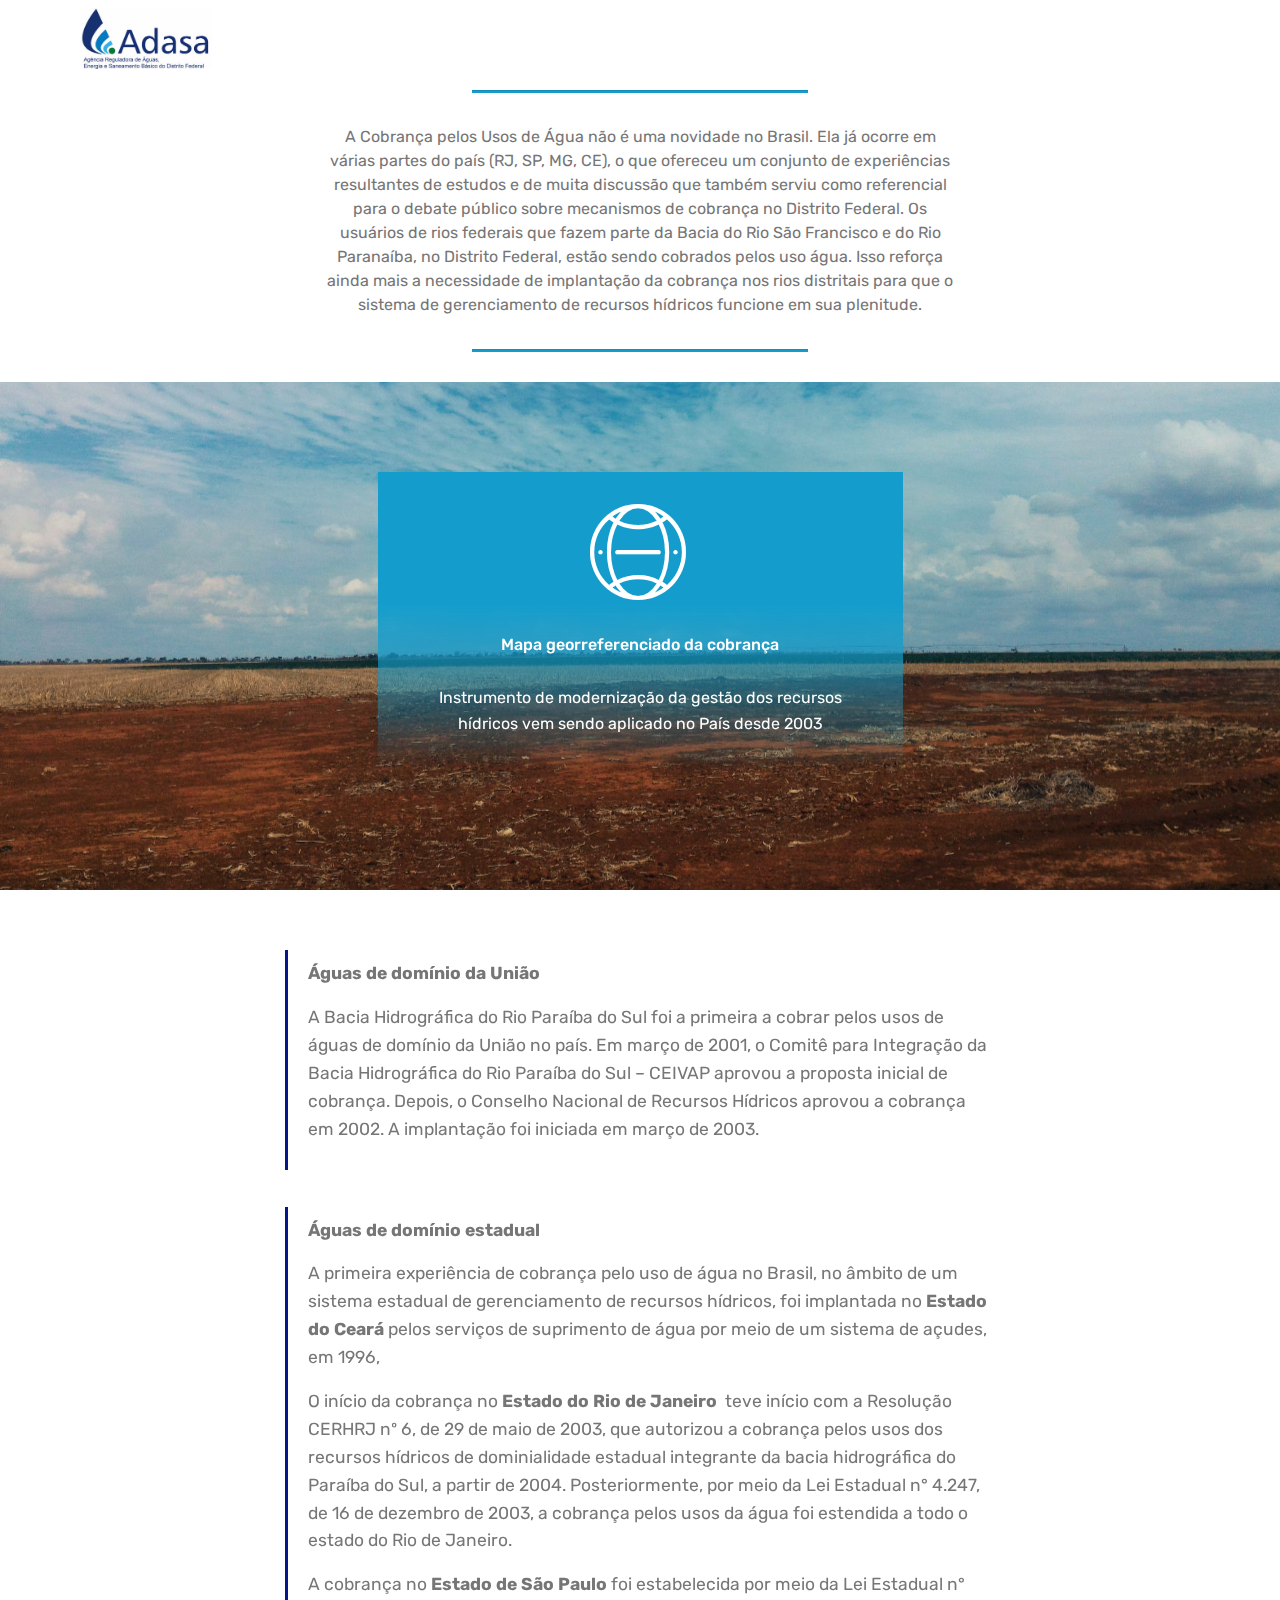
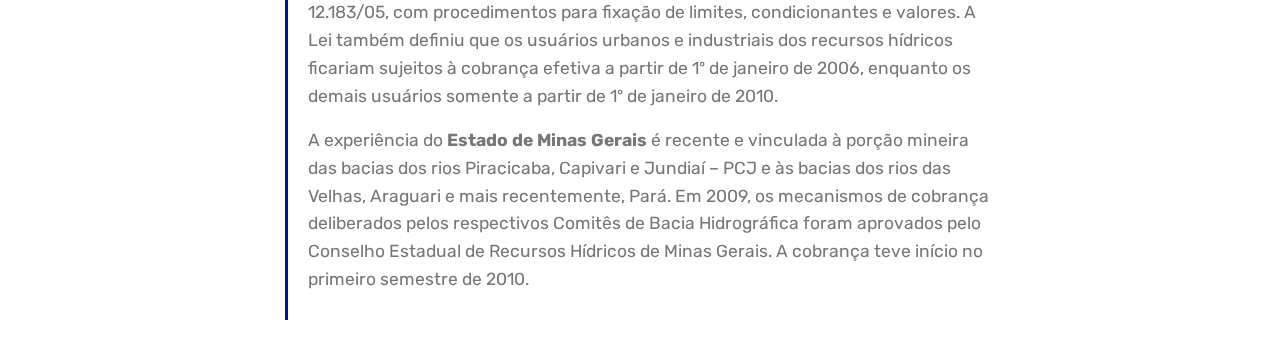
<file: historico.html>
<!DOCTYPE html>
<html >
<head>
  <!-- Site made with Mobirise Website Builder v4.7.2, https://mobirise.com -->
  <meta charset="UTF-8">
  <meta http-equiv="X-UA-Compatible" content="IE=edge">
  <meta name="generator" content="Mobirise v4.7.2, mobirise.com">
  <meta name="viewport" content="width=device-width, initial-scale=1, minimum-scale=1">
  <link rel="shortcut icon" href="assets/images/adasa-logo-1-326x326.jpg" type="image/x-icon">
  <meta name="description" content="Website Generator Description">
  <title>Histórico</title>
  <link rel="stylesheet" href="assets/web/assets/mobirise-icons/mobirise-icons.css">
  <link rel="stylesheet" href="assets/tether/tether.min.css">
  <link rel="stylesheet" href="assets/bootstrap/css/bootstrap.min.css">
  <link rel="stylesheet" href="assets/bootstrap/css/bootstrap-grid.min.css">
  <link rel="stylesheet" href="assets/bootstrap/css/bootstrap-reboot.min.css">
  <link rel="stylesheet" href="assets/dropdown/css/style.css">
  <link rel="stylesheet" href="assets/theme/css/style.css">
  <link rel="stylesheet" href="assets/mobirise/css/mbr-additional.css" type="text/css">
  
  
  
</head>
<body>
  <section class="menu cid-qSGd8GJavx" once="menu" id="menu1-21">

    

    <nav class="navbar navbar-expand beta-menu navbar-dropdown align-items-center navbar-fixed-top navbar-toggleable-sm">
        <button class="navbar-toggler navbar-toggler-right" type="button" data-toggle="collapse" data-target="#navbarSupportedContent" aria-controls="navbarSupportedContent" aria-expanded="false" aria-label="Toggle navigation">
            <div class="hamburger">
                <span></span>
                <span></span>
                <span></span>
                <span></span>
            </div>
        </button>
        <div class="menu-logo">
            <div class="navbar-brand">
                <span class="navbar-logo">
                    
                         <a href="https://www.adasa.df.gov.br"><img src="assets/images/adasa-logo-1-326x326.jpg" alt="" title="" style="height: 3.8rem;"></a>
                    
                </span>
                
            </div>
        </div>
        <div class="collapse navbar-collapse" id="navbarSupportedContent">
            <ul class="navbar-nav nav-dropdown nav-right" data-app-modern-menu="true"><li class="nav-item">
                    <a class="nav-link link text-white display-4" href="https://mobirise.com">
                        <span class="mbri-home mbr-iconfont mbr-iconfont-btn"></span>
                        Services
                    </a>
                </li></ul>
            
        </div>
    </nav>
</section>

<section class="engine"><a href="https://mobirise.me/f">easy website creator</a></section><section class="mbr-section article content9 cid-qSO7rI1CPM" id="content9-22">
    
     

    <div class="container">
        <div class="inner-container" style="width: 57%;">
            <hr class="line" style="width: 53%;">
            <div class="section-text align-center mbr-fonts-style display-7">A Cobrança pelos Usos de Água não é uma novidade no Brasil. Ela já ocorre em várias partes do país (RJ, SP, MG, CE), o que ofereceu um conjunto de experiências resultantes de estudos e de muita discussão que também serviu como referencial para o debate público sobre mecanismos de cobrança no Distrito Federal. Os usuários de rios federais que fazem parte da Bacia do Rio São Francisco e do Rio Paranaíba, no Distrito Federal, estão sendo cobrados pelos uso água. Isso reforça ainda mais a necessidade de implantação da cobrança nos rios distritais para que o sistema de gerenciamento de recursos hídricos funcione em sua plenitude.</div>
            <hr class="line" style="width: 53%;">
        </div>
        </div>
</section>

<section class="features8 cid-qSO8SiMRVm mbr-parallax-background" id="features8-23">

    

    <div class="mbr-overlay" style="opacity: 0.2; background-color: rgb(35, 35, 35);">
    </div>

    <div class="container">
        <div class="media-container-row">

            <div class="card  col-12 col-md-6">
                <div class="card-img">
                    <a href="C:/Users/user/Documents/ADASA/website/atualizado_com_mapas3d/startbootstrap-agency-gh-pages/mapas/job3/index.html#4/-15.14/-54.40" target="_blank"><span class="mbr-iconfont mbri-globe-2"></span></a>
                </div>
                <div class="card-box align-center">
                    <h4 class="card-title mbr-fonts-style display-7">
                        Mapa georreferenciado da cobrança</h4>
                    <p class="mbr-text mbr-fonts-style display-7">
                       Instrumento de modernização da gestão dos recursos hídricos vem sendo aplicado no País desde 2003</p>
                    
                </div>
            </div>

            

            

            
        </div>
    </div>
</section>

<section class="mbr-section article content1 cid-qSObCqGAJY" id="content2-24">

     

    <div class="container">
        <div class="media-container-row">
            <div class="mbr-text col-12 col-md-8 mbr-fonts-style display-7">
                <blockquote><p><span style="font-size: 1.09rem; font-style: normal;"><strong>Águas de domínio da União</strong></span></p><p><span style="font-style: normal;">A Bacia Hidrográfica do Rio Paraíba do Sul foi a primeira a cobrar pelos usos de águas de domínio da União no país. Em março de 2001, o Comitê para Integração da Bacia Hidrográfica do Rio Paraíba do Sul – CEIVAP aprovou a proposta inicial de cobrança. Depois, o Conselho Nacional de Recursos Hídricos aprovou a cobrança em 2002. A implantação foi iniciada em março de 2003.&nbsp;</span></p></blockquote>
            </div>
        </div>
    </div>
</section>

<section class="mbr-section article content1 cid-qSOcv3s899" id="content2-25">

     

    <div class="container">
        <div class="media-container-row">
            <div class="mbr-text col-12 col-md-8 mbr-fonts-style display-7">
                <blockquote><p><span style="font-style: normal;"><strong>Águas de domínio estadual</strong></span></p><p><span style="font-style: normal;">A primeira experiência de cobrança pelo uso de água no Brasil, no âmbito de um sistema estadual de gerenciamento de recursos hídricos, foi implantada no <strong>Estado do Ceará</strong> pelos serviços de suprimento de água por meio de um sistema de açudes, em 1996,&nbsp;</span></p><p><span style="font-style: normal;">O início da cobrança no <strong>Estado do Rio de Janeiro</strong>&nbsp; teve início com a Resolução CERHRJ nº 6, de 29 de maio de 2003, que autorizou a cobrança pelos usos dos recursos hídricos de dominialidade estadual integrante da bacia hidrográfica do Paraíba do Sul, a partir de 2004. Posteriormente, por meio da Lei Estadual n° 4.247, de 16 de dezembro de 2003, a cobrança pelos usos da água foi estendida a todo o estado do Rio de Janeiro.</span></p><p><span style="font-style: normal;">A cobrança no <strong>Estado de São Paulo</strong>&nbsp;foi estabelecida por meio da Lei Estadual n° 12.183/05, com procedimentos para fixação de limites, condicionantes e valores. A Lei também definiu que os usuários urbanos e industriais dos recursos hídricos ficariam sujeitos à cobrança efetiva a partir de 1º de janeiro de 2006, enquanto os demais usuários somente a partir de 1º de janeiro de 2010.&nbsp;</span></p><p><span style="font-style: normal;">A experiência do <strong>Estado de Minas Gerais </strong>é recente e vinculada à porção mineira das bacias dos rios  Piracicaba, Capivari e Jundiaí – PCJ e às bacias dos rios  das Velhas, Araguari e mais recentemente, Pará. Em 2009, os mecanismos de cobrança deliberados pelos respectivos Comitês de Bacia Hidrográfica foram aprovados pelo Conselho Estadual de Recursos Hídricos de Minas Gerais. A cobrança teve início no primeiro semestre de 2010.</span></p></blockquote>
            </div>
        </div>
    </div>
</section>


  <script src="assets/web/assets/jquery/jquery.min.js"></script>
  <script src="assets/popper/popper.min.js"></script>
  <script src="assets/tether/tether.min.js"></script>
  <script src="assets/bootstrap/js/bootstrap.min.js"></script>
  <script src="assets/smoothscroll/smooth-scroll.js"></script>
  <script src="assets/dropdown/js/script.min.js"></script>
  <script src="assets/touchswipe/jquery.touch-swipe.min.js"></script>
  <script src="assets/parallax/jarallax.min.js"></script>
  <script src="assets/theme/js/script.js"></script>
  
  
</body>
</html>
</file>
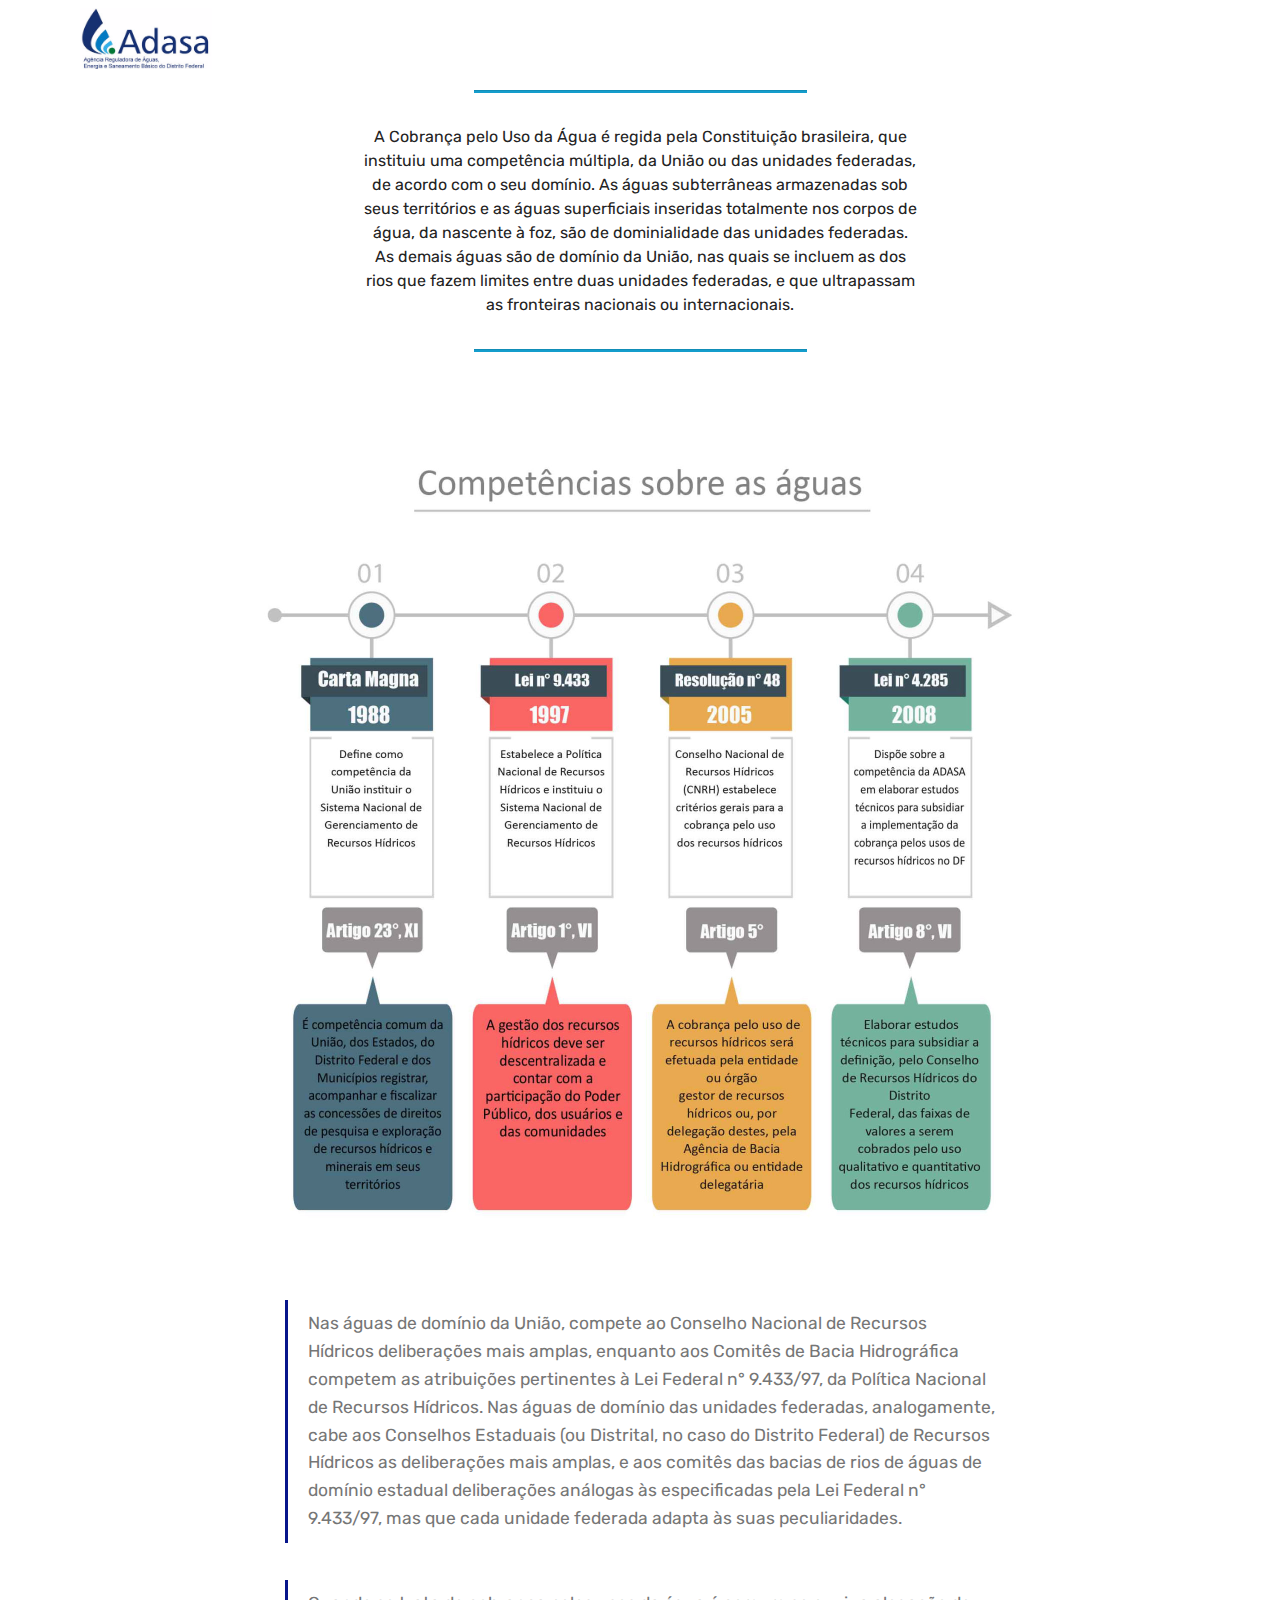
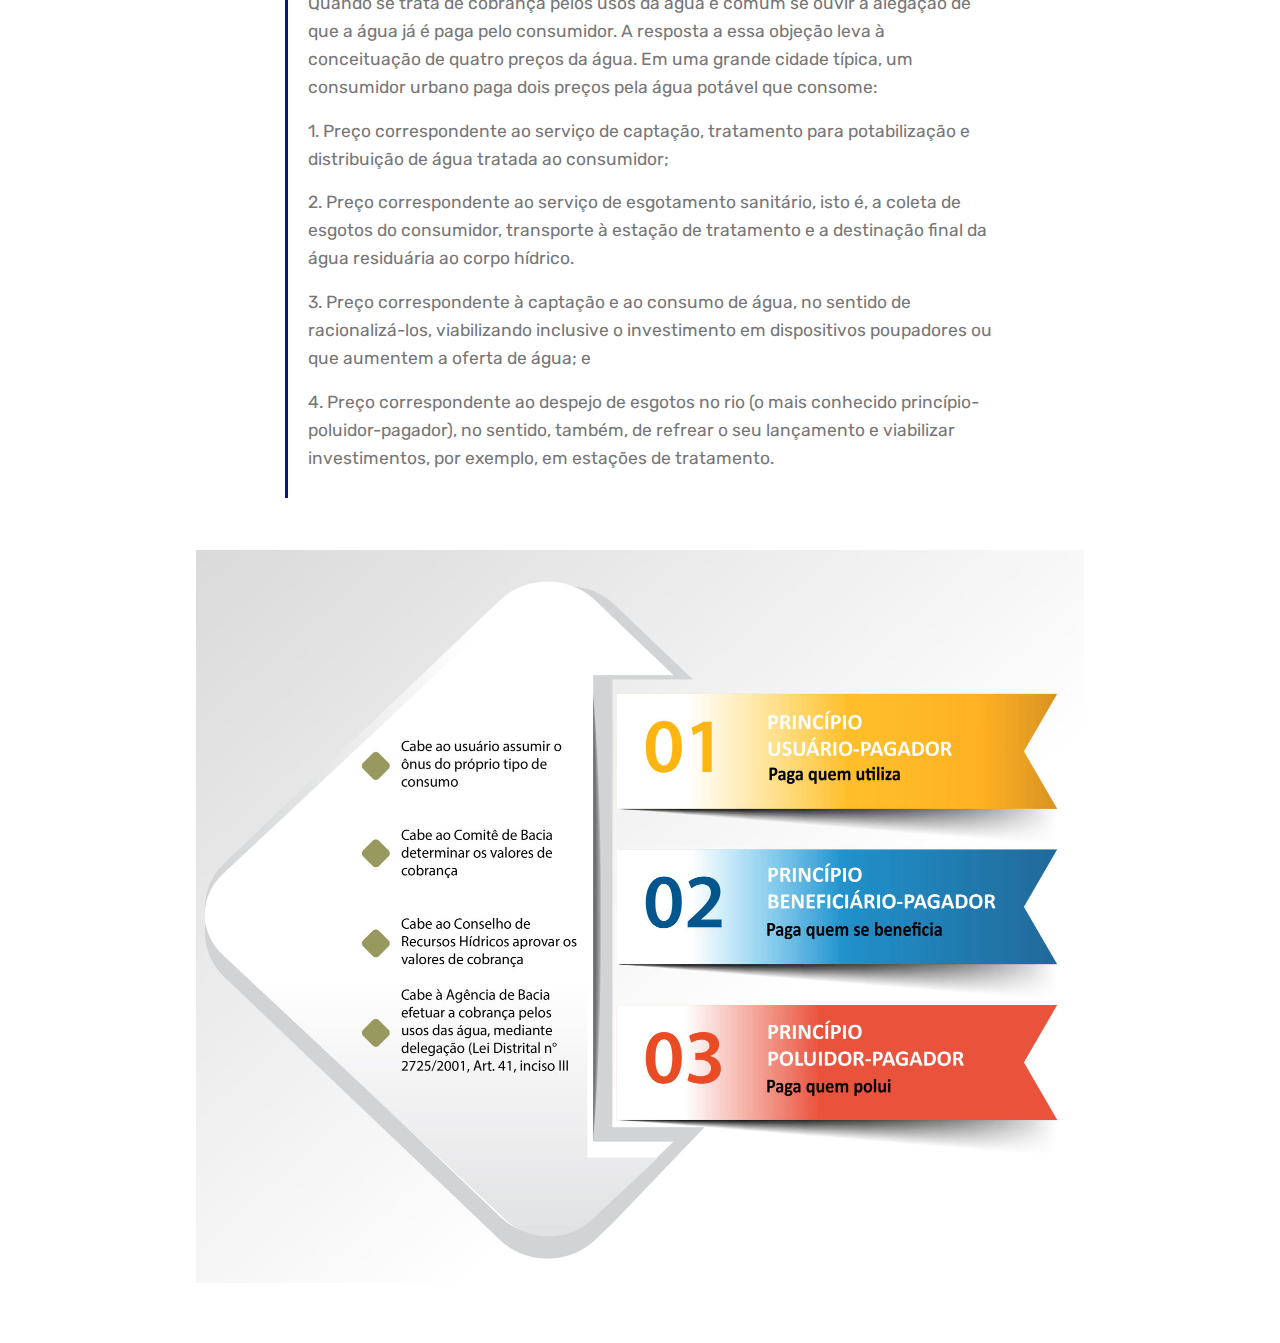
<file: legis.html>
<!DOCTYPE html>
<html >
<head>
  <!-- Site made with Mobirise Website Builder v4.7.2, https://mobirise.com -->
  <meta charset="UTF-8">
  <meta http-equiv="X-UA-Compatible" content="IE=edge">
  <meta name="generator" content="Mobirise v4.7.2, mobirise.com">
  <meta name="viewport" content="width=device-width, initial-scale=1, minimum-scale=1">
  <link rel="shortcut icon" href="assets/images/adasa-logo-1-326x326.jpg" type="image/x-icon">
  <meta name="description" content="Principais leis que regulamentam a cobrança pelos usos dos recursos hídricos no Brasil e no DF.">
  <title>Legislação</title>
  <link rel="stylesheet" href="assets/web/assets/mobirise-icons/mobirise-icons.css">
  <link rel="stylesheet" href="assets/tether/tether.min.css">
  <link rel="stylesheet" href="assets/bootstrap/css/bootstrap.min.css">
  <link rel="stylesheet" href="assets/bootstrap/css/bootstrap-grid.min.css">
  <link rel="stylesheet" href="assets/bootstrap/css/bootstrap-reboot.min.css">
  <link rel="stylesheet" href="assets/dropdown/css/style.css">
  <link rel="stylesheet" href="assets/theme/css/style.css">
  <link rel="stylesheet" href="assets/mobirise/css/mbr-additional.css" type="text/css">
  
  
  
</head>
<body>
  <section class="menu cid-qSO4Iz4osg" once="menu" id="menu1-20">

    

    <nav class="navbar navbar-expand beta-menu navbar-dropdown align-items-center navbar-fixed-top navbar-toggleable-sm">
        <button class="navbar-toggler navbar-toggler-right" type="button" data-toggle="collapse" data-target="#navbarSupportedContent" aria-controls="navbarSupportedContent" aria-expanded="false" aria-label="Toggle navigation">
            <div class="hamburger">
                <span></span>
                <span></span>
                <span></span>
                <span></span>
            </div>
        </button>
        <div class="menu-logo">
            <div class="navbar-brand">
                <span class="navbar-logo">
                    
                         <a href="https://www.adasa.df.gov.br"><img src="assets/images/adasa-logo-1-326x326.jpg" alt="" title="" style="height: 3.8rem;"></a>
                    
                </span>
                
            </div>
        </div>
        <div class="collapse navbar-collapse" id="navbarSupportedContent">
            <ul class="navbar-nav nav-dropdown nav-right" data-app-modern-menu="true"><li class="nav-item">
                    <a class="nav-link link text-white display-4" href="https://mobirise.com">
                        <span class="mbri-home mbr-iconfont mbr-iconfont-btn"></span>
                        Services
                    </a>
                </li></ul>
            
        </div>
    </nav>
</section>

<section class="engine"><a href="https://mobirise.me/b">create a website</a></section><section class="mbr-section article content9 cid-qSNGQVohD2" id="content9-1y">
    
     

    <div class="container">
        <div class="inner-container" style="width: 50%;">
            <hr class="line" style="width: 60%;">
            <div class="section-text align-center mbr-fonts-style display-7">A Cobrança pelo Uso da Água é regida pela Constituição brasileira, que instituiu uma competência múltipla, da União ou das unidades federadas, de acordo com o seu domínio. As águas subterrâneas armazenadas sob seus territórios e as águas superficiais inseridas totalmente nos corpos de água, da nascente à foz, são de dominialidade das unidades federadas. As demais águas são de domínio da União, nas quais se incluem as dos rios que fazem limites entre duas unidades federadas, e que ultrapassam as fronteiras nacionais ou internacionais.
</div>
            <hr class="line" style="width: 60%;">
        </div>
        </div>
</section>

<section class="cid-qSNElj9eR6" id="image3-1x">

    

    <figure class="mbr-figure container">
            <div class="image-block" style="width: 80%;">
                <img src="assets/images/legislacao-1-1776x1776.jpg" width="1400" alt="Mobirise" title="">
                <figcaption class="mbr-figure-caption mbr-figure-caption-over">
                    <div class="container pb-5 mbr-white align-center mbr-fonts-style display-1"></div>
                </figcaption>
            </div>
    </figure>
</section>

<section class="mbr-section article content1 cid-qSNHdwnwkh" id="content2-1z">

     

    <div class="container">
        <div class="media-container-row">
            <div class="mbr-text col-12 col-md-8 mbr-fonts-style display-7">
                <blockquote><span style="font-style: normal;">Nas águas de domínio da União, compete ao Conselho Nacional de Recursos Hídricos deliberações mais amplas, enquanto aos Comitês de Bacia Hidrográfica competem as atribuições  pertinentes à Lei Federal n° 9.433/97, da Política Nacional de Recursos Hídricos. Nas águas de domínio das unidades federadas, analogamente, cabe aos Conselhos Estaduais (ou Distrital, no caso do Distrito Federal) de Recursos Hídricos as deliberações mais amplas, e aos comitês das bacias de rios de águas de domínio estadual deliberações análogas às especificadas pela Lei Federal n° 9.433/97, mas que cada unidade federada adapta às suas peculiaridades.
</span></blockquote>
            </div>
        </div>
    </div>
</section>

<section class="mbr-section article content1 cid-qSYmDuQ8Uz" id="content2-22">

     

    <div class="container">
        <div class="media-container-row">
            <div class="mbr-text col-12 col-md-8 mbr-fonts-style display-7">
                <blockquote><p><span style="font-style: normal;">Quando se trata de cobrança pelos usos da água é comum se ouvir a alegação de que a água já é paga pelo consumidor. A resposta a essa objeção leva à conceituação de quatro preços da água. Em uma grande cidade típica, um consumidor urbano paga dois preços pela água potável que consome:
</span></p><p><span style="font-style: normal;">1. Preço correspondente ao serviço de captação, tratamento para potabilização e distribuição de água tratada ao consumidor;
</span></p><p><span style="font-style: normal;">2. Preço correspondente ao serviço de esgotamento sanitário, isto é, a coleta de esgotos do consumidor, transporte à estação de tratamento e a destinação final da água residuária ao corpo hídrico.
</span></p><p><span style="font-style: normal;">3. Preço correspondente à captação e ao consumo de água, no sentido de racionalizá-los, viabilizando inclusive o investimento em dispositivos poupadores ou que aumentem a oferta de água; e 
</span></p><p><span style="font-style: normal;">4. Preço correspondente ao despejo de esgotos no rio (o mais conhecido princípio-poluidor-pagador), no sentido, também, de refrear o seu lançamento e viabilizar investimentos, por exemplo, em estações de tratamento.
</span></p></blockquote>
            </div>
        </div>
    </div>
</section>

<section class="cid-qSYleR9GfA" id="image3-21">

    

    <figure class="mbr-figure container">
            <div class="image-block" style="width: 80%;">
                <img src="assets/images/figura4.1-1-1776x1465.jpg" width="1400" alt="Mobirise" title="">
                
            </div>
    </figure>
</section>


  <script src="assets/web/assets/jquery/jquery.min.js"></script>
  <script src="assets/popper/popper.min.js"></script>
  <script src="assets/tether/tether.min.js"></script>
  <script src="assets/bootstrap/js/bootstrap.min.js"></script>
  <script src="assets/smoothscroll/smooth-scroll.js"></script>
  <script src="assets/dropdown/js/script.min.js"></script>
  <script src="assets/touchswipe/jquery.touch-swipe.min.js"></script>
  <script src="assets/theme/js/script.js"></script>
  
  
</body>
</html>
</file>
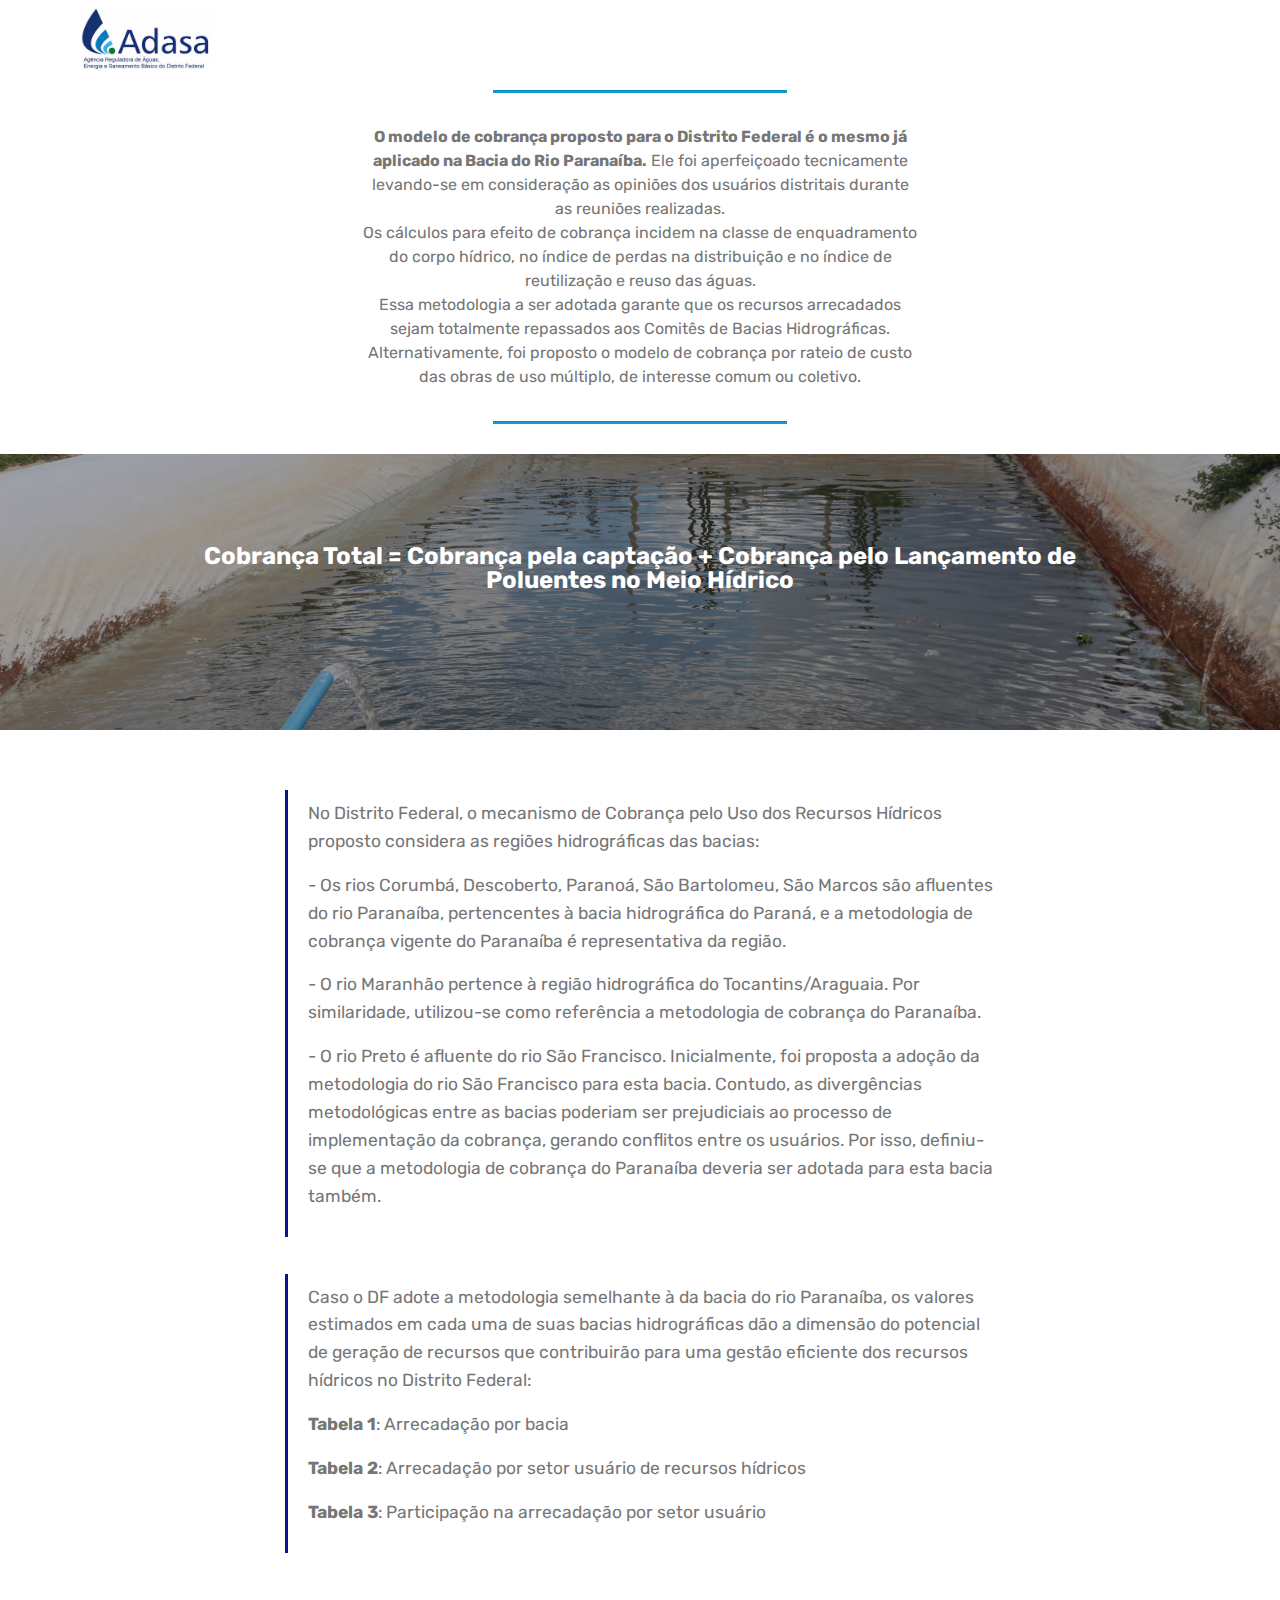
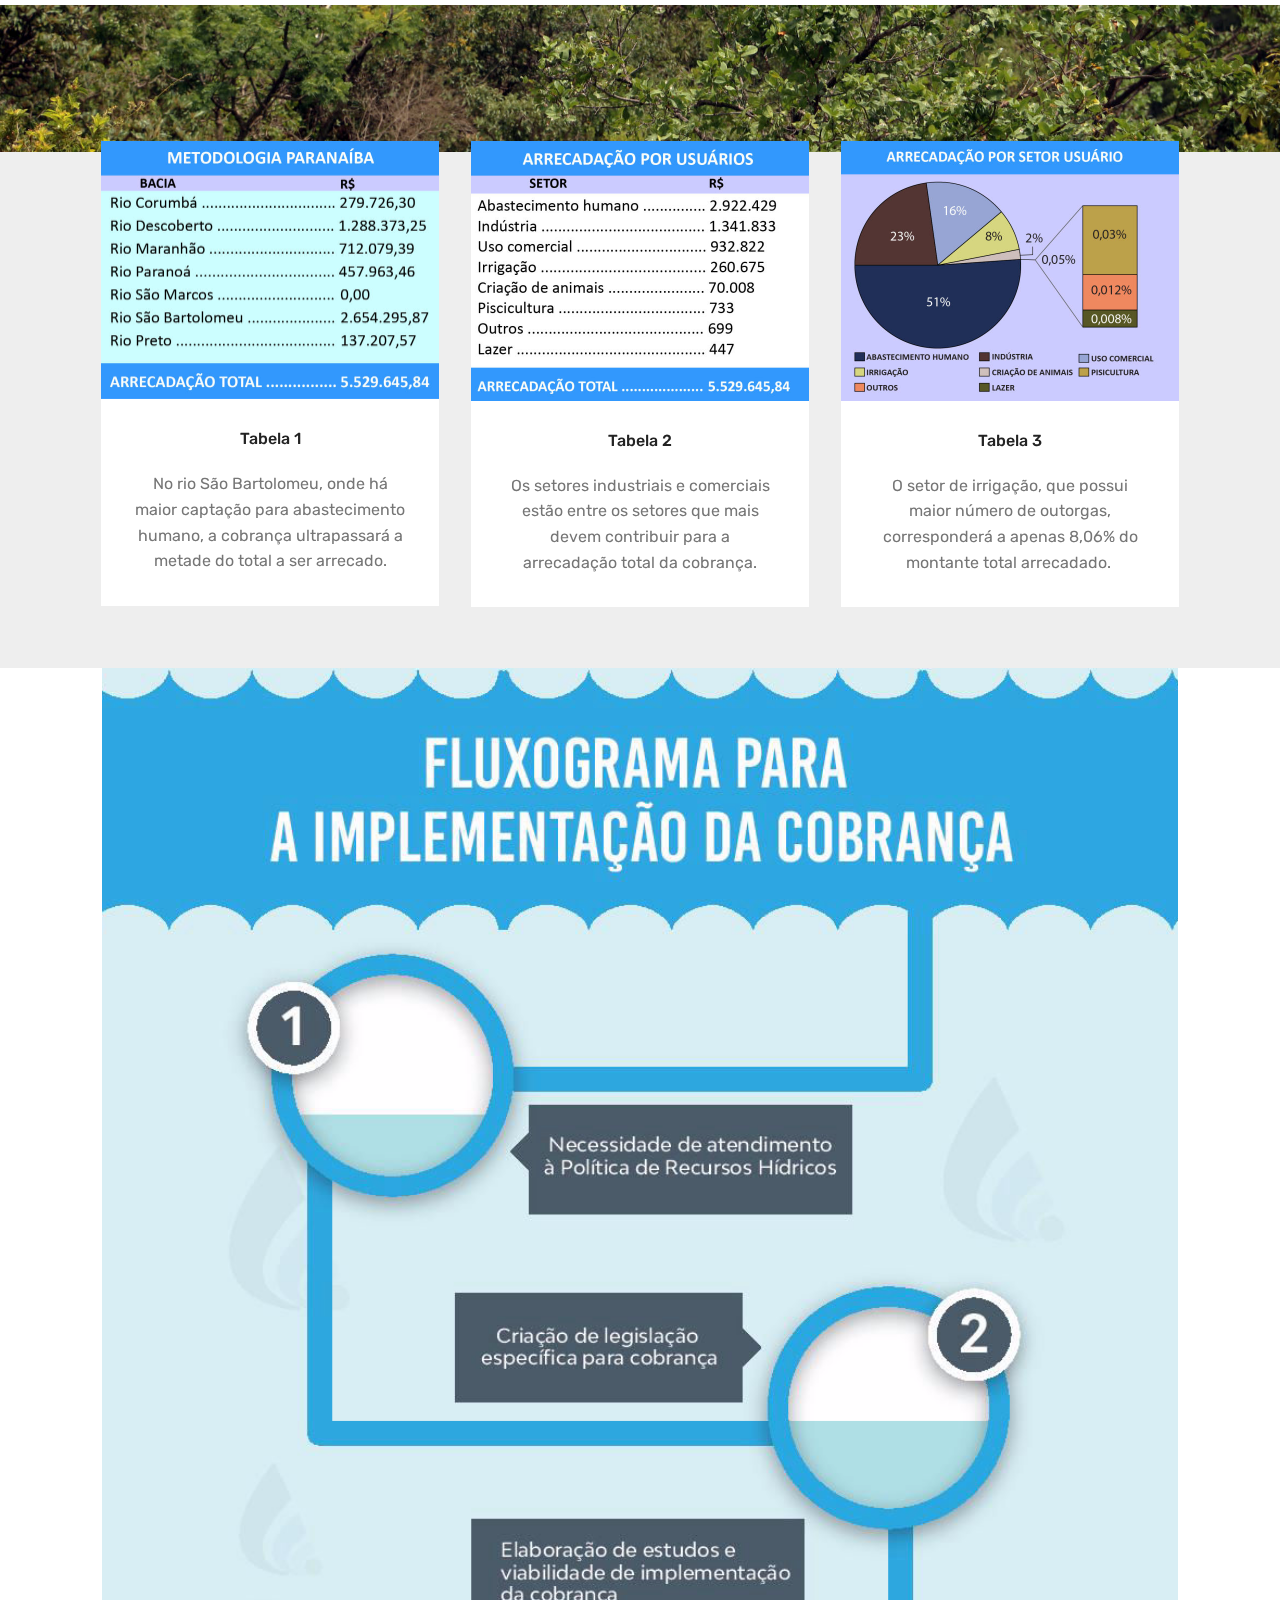
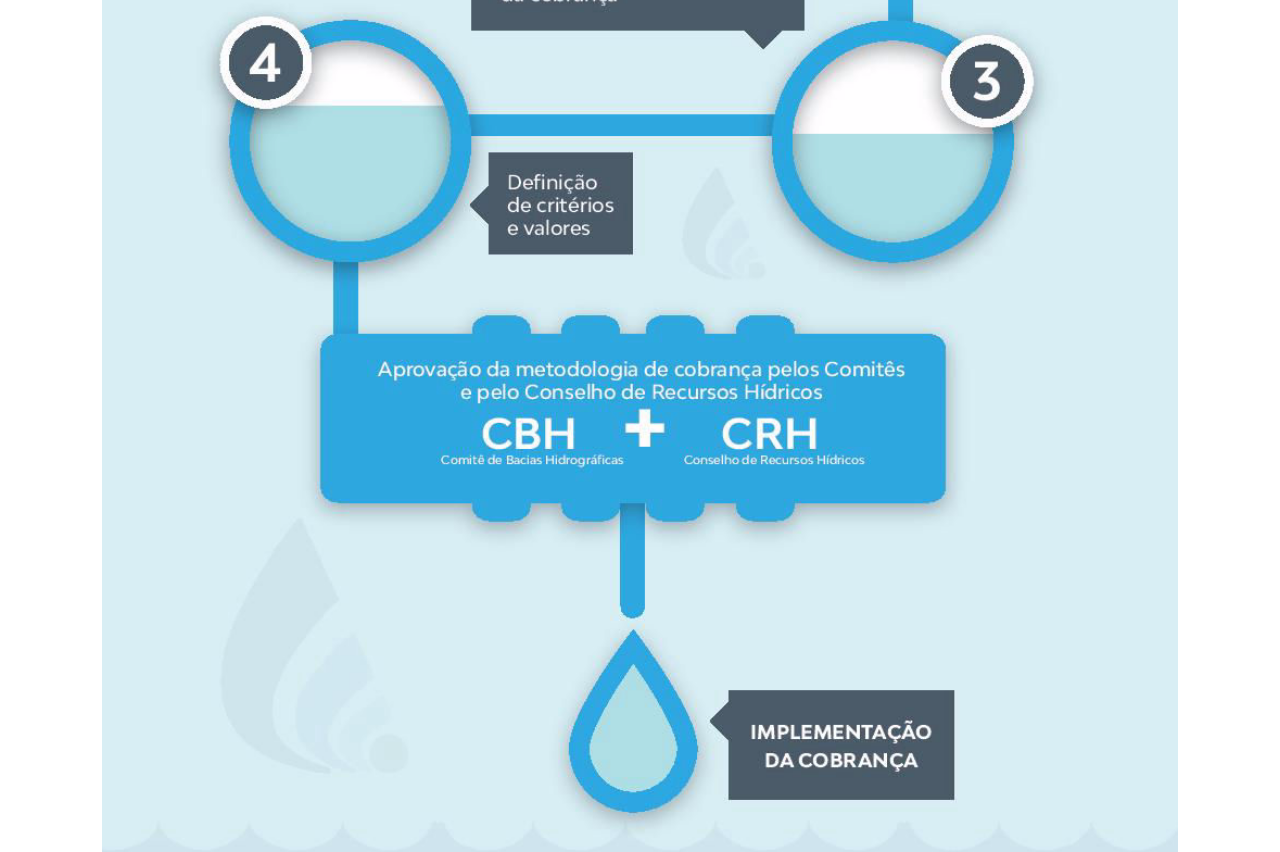
<file: metodologia.html>
<!DOCTYPE html>
<html >
<head>
  <!-- Site made with Mobirise Website Builder v4.7.2, https://mobirise.com -->
  <meta charset="UTF-8">
  <meta http-equiv="X-UA-Compatible" content="IE=edge">
  <meta name="generator" content="Mobirise v4.7.2, mobirise.com">
  <meta name="viewport" content="width=device-width, initial-scale=1, minimum-scale=1">
  <link rel="shortcut icon" href="assets/images/adasa-logo-1-326x326.jpg" type="image/x-icon">
  <meta name="description" content="Modelo de cobrança pelos usos dos recursos hídricos no DF.">
  <title>Metodologia</title>
  <link rel="stylesheet" href="assets/web/assets/mobirise-icons/mobirise-icons.css">
  <link rel="stylesheet" href="assets/tether/tether.min.css">
  <link rel="stylesheet" href="assets/bootstrap/css/bootstrap.min.css">
  <link rel="stylesheet" href="assets/bootstrap/css/bootstrap-grid.min.css">
  <link rel="stylesheet" href="assets/bootstrap/css/bootstrap-reboot.min.css">
  <link rel="stylesheet" href="assets/dropdown/css/style.css">
  <link rel="stylesheet" href="assets/theme/css/style.css">
  <link rel="stylesheet" href="assets/mobirise/css/mbr-additional.css" type="text/css">
  
  
  
</head>
<body>
  <section class="menu cid-qSGd8GJavx" once="menu" id="menu1-29">

    

    <nav class="navbar navbar-expand beta-menu navbar-dropdown align-items-center navbar-toggleable-sm">
        <button class="navbar-toggler navbar-toggler-right" type="button" data-toggle="collapse" data-target="#navbarSupportedContent" aria-controls="navbarSupportedContent" aria-expanded="false" aria-label="Toggle navigation">
            <div class="hamburger">
                <span></span>
                <span></span>
                <span></span>
                <span></span>
            </div>
        </button>
        <div class="menu-logo">
            <div class="navbar-brand">
                <span class="navbar-logo">
                    
                         <a href="https://www.adasa.df.gov.br"><img src="assets/images/adasa-logo-1-326x326.jpg" alt="" title="" style="height: 3.8rem;"></a>
                    
                </span>
                
            </div>
        </div>
        <div class="collapse navbar-collapse" id="navbarSupportedContent">
            
            
        </div>
    </nav>
</section>

<section class="engine"><a href="https://mobirise.me/d">free web maker</a></section><section class="mbr-section article content9 cid-qSPnwUwHj8" id="content9-2a">
    
     

    <div class="container">
        <div class="inner-container" style="width: 50%;">
            <hr class="line" style="width: 53%;">
            <div class="section-text align-center mbr-fonts-style display-7"><strong>O modelo de cobrança proposto para o Distrito Federal é o mesmo já aplicado na Bacia do Rio Paranaíba.</strong> Ele foi aperfeiçoado tecnicamente levando-se em consideração as opiniões dos usuários distritais durante as reuniões realizadas. 
<div>Os cálculos para efeito de cobrança incidem na classe de enquadramento do corpo hídrico, no índice de perdas na distribuição e no índice de reutilização e reuso das águas. 
</div><div>Essa metodologia a ser adotada garante que os recursos arrecadados sejam totalmente repassados aos Comitês de Bacias Hidrográficas. 
</div><div>Alternativamente, foi proposto o modelo de cobrança por rateio de custo das obras de uso múltiplo, de interesse comum ou coletivo. 
</div></div>
            <hr class="line" style="width: 53%;">
        </div>
        </div>
</section>

<section class="mbr-section info3 cid-qSPp7zuL0U" id="info3-2c">

    

    <div class="mbr-overlay" style="opacity: 0.4; background-color: rgb(35, 35, 35);">
    </div>

    <div class="container">
        <div class="row justify-content-center">
            <div class="media-container-column title col-12 col-md-10">
                <h2 class="align-left mbr-bold mbr-white pb-3 mbr-fonts-style display-5">
                    Cobrança Total = Cobrança pela captação + Cobrança pelo Lançamento de Poluentes no Meio Hídrico</h2>
                <h3 class="mbr-section-subtitle align-left mbr-light mbr-white pb-3 mbr-fonts-style display-5"></h3>
                
                
            </div>
        </div>
    </div>
</section>

<section class="mbr-section article content1 cid-qSPrrMD5S2" id="content2-2d">

     

    <div class="container">
        <div class="media-container-row">
            <div class="mbr-text col-12 col-md-8 mbr-fonts-style display-7">
                <blockquote><p><span style="font-style: normal;">No Distrito Federal, o mecanismo de Cobrança pelo Uso dos Recursos Hídricos proposto considera as regiões hidrográficas das bacias:
</span></p><p><span style="font-style: normal;">- Os rios Corumbá, Descoberto, Paranoá, São Bartolomeu, São Marcos são afluentes do rio Paranaíba, pertencentes à bacia hidrográfica do Paraná, e a metodologia de cobrança vigente do Paranaíba é representativa da região.
</span></p><p><span style="font-style: normal;">- O rio Maranhão pertence à região hidrográfica do Tocantins/Araguaia. Por similaridade, utilizou-se como referência a metodologia de cobrança do Paranaíba.
</span></p><p><span style="font-style: normal;">- O rio Preto é afluente do rio São Francisco. Inicialmente, foi proposta a adoção da metodologia do rio São Francisco para esta bacia. Contudo, as divergências metodológicas entre as bacias poderiam ser prejudiciais ao processo de implementação da cobrança, gerando conflitos entre os usuários. Por isso, definiu-se que a metodologia de cobrança do Paranaíba deveria ser adotada para esta bacia também.
</span></p></blockquote>
            </div>
        </div>
    </div>
</section>

<section class="mbr-section article content1 cid-qSPsjUTZ0f" id="content2-2e">

     

    <div class="container">
        <div class="media-container-row">
            <div class="mbr-text col-12 col-md-8 mbr-fonts-style display-7">
                <blockquote><p><span style="font-style: normal;">Caso o DF adote a metodologia semelhante à da bacia do rio Paranaíba, os valores estimados em cada uma de suas bacias hidrográficas dão a dimensão do potencial de geração de recursos que contribuirão para uma gestão eficiente dos recursos hídricos no Distrito Federal: 
</span></p><p><span style="font-style: normal;"><strong>Tabela 1</strong>: Arrecadação por bacia
</span></p><p><span style="font-style: normal;"><strong>Tabela 2</strong>: Arrecadação por setor usuário de recursos hídricos
</span></p><p><span style="font-style: normal;"><strong>Tabela 3</strong>: Participação na arrecadação por setor usuário
</span></p></blockquote>
            </div>
        </div>
    </div>
</section>

<section class="features3 cid-qSSnPxZvSa mbr-parallax-background" id="features3-2g">

    

    
    <div class="container">
        <div class="media-container-row">
            <div class="card p-3 col-12 col-md-6 col-lg-4">
                <div class="card-wrapper">
                    <div class="card-img">
                        <img src="assets/images/tabsweb-01-1-676x517.jpg" alt="Mobirise" title="">
                    </div>
                    <div class="card-box">
                        <h4 class="card-title mbr-fonts-style display-7">
                            Tabela 1</h4>
                        <p class="mbr-text mbr-fonts-style display-7">
                            No rio São Bartolomeu, onde há maior captação para abastecimento humano, a cobrança ultrapassará a metade do total a ser arrecado.</p>
                    </div>
                    
                </div>
            </div>

            <div class="card p-3 col-12 col-md-6 col-lg-4">
                <div class="card-wrapper">
                    <div class="card-img">
                        <img src="assets/images/tabsweb2-1-676x520.jpg" alt="Mobirise" title="">
                    </div>
                    <div class="card-box">
                        <h4 class="card-title mbr-fonts-style display-7">
                            Tabela 2</h4>
                        <p class="mbr-text mbr-fonts-style display-7">
                            Os setores industriais e comerciais estão entre os setores que mais devem contribuir para a arrecadação total da cobrança.</p>
                    </div>
                    
                </div>
            </div>

            <div class="card p-3 col-12 col-md-6 col-lg-4">
                <div class="card-wrapper">
                    <div class="card-img">
                        <img src="assets/images/tabsweb3-01-2-676x520.jpg" alt="Mobirise" title="">
                    </div>
                    <div class="card-box">
                        <h4 class="card-title mbr-fonts-style display-7">
                            Tabela 3</h4>
                        <p class="mbr-text mbr-fonts-style display-7">
                            O setor de irrigação, que possui maior número de outorgas, corresponderá a apenas 8,06% do montante total arrecadado.&nbsp;</p>
                    </div>
                    
                </div>
            </div>

            
        </div>
    </div>
</section>

<section class="cid-qSZeFEOVvD" id="image1-25">

    

    <figure class="mbr-figure container">
            <div class="image-block" style="width: 97%;">
                <img src="assets/images/fluxograma-impressao-page-1-1240x1772.jpg" width="1400" alt="Mobirise" title="">
                
            </div>
    </figure>
</section>


  <script src="assets/web/assets/jquery/jquery.min.js"></script>
  <script src="assets/popper/popper.min.js"></script>
  <script src="assets/tether/tether.min.js"></script>
  <script src="assets/bootstrap/js/bootstrap.min.js"></script>
  <script src="assets/smoothscroll/smooth-scroll.js"></script>
  <script src="assets/dropdown/js/script.min.js"></script>
  <script src="assets/touchswipe/jquery.touch-swipe.min.js"></script>
  <script src="assets/parallax/jarallax.min.js"></script>
  <script src="assets/theme/js/script.js"></script>
  
  
</body>
</html>
</file>
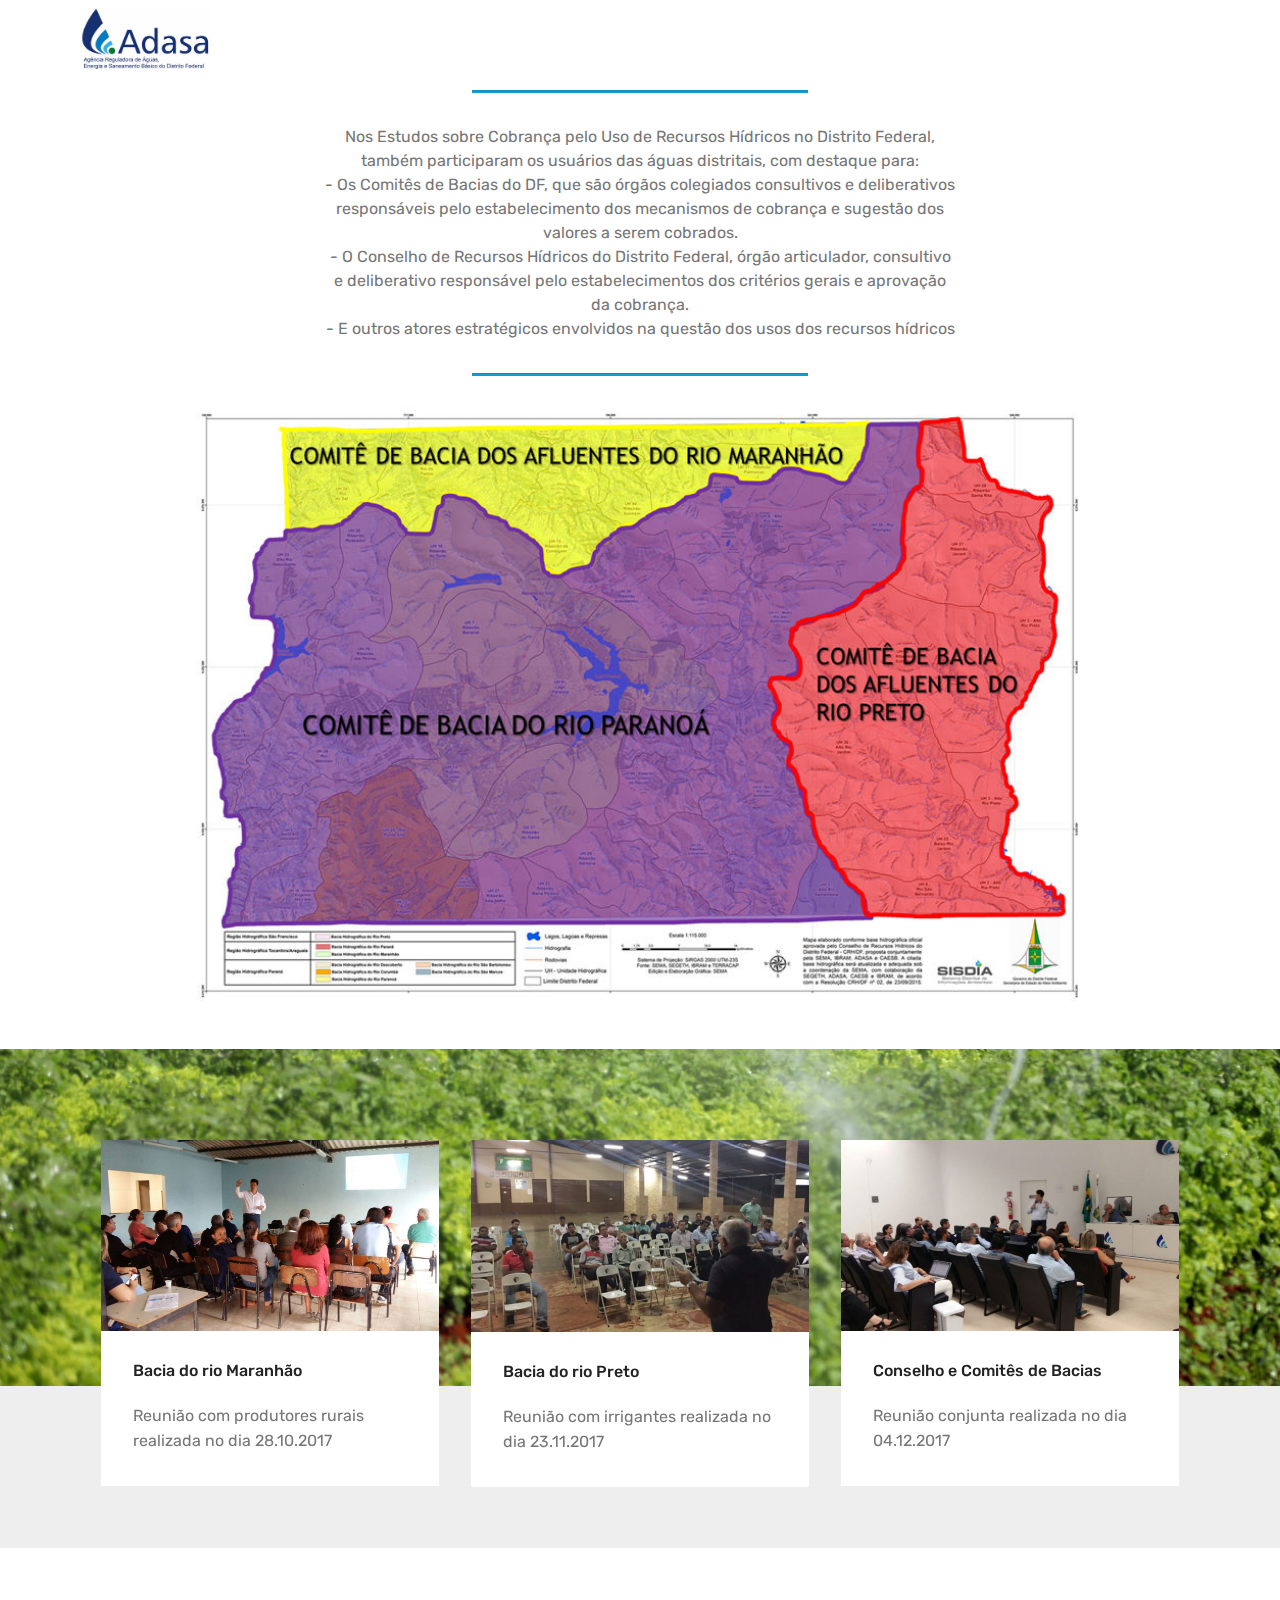
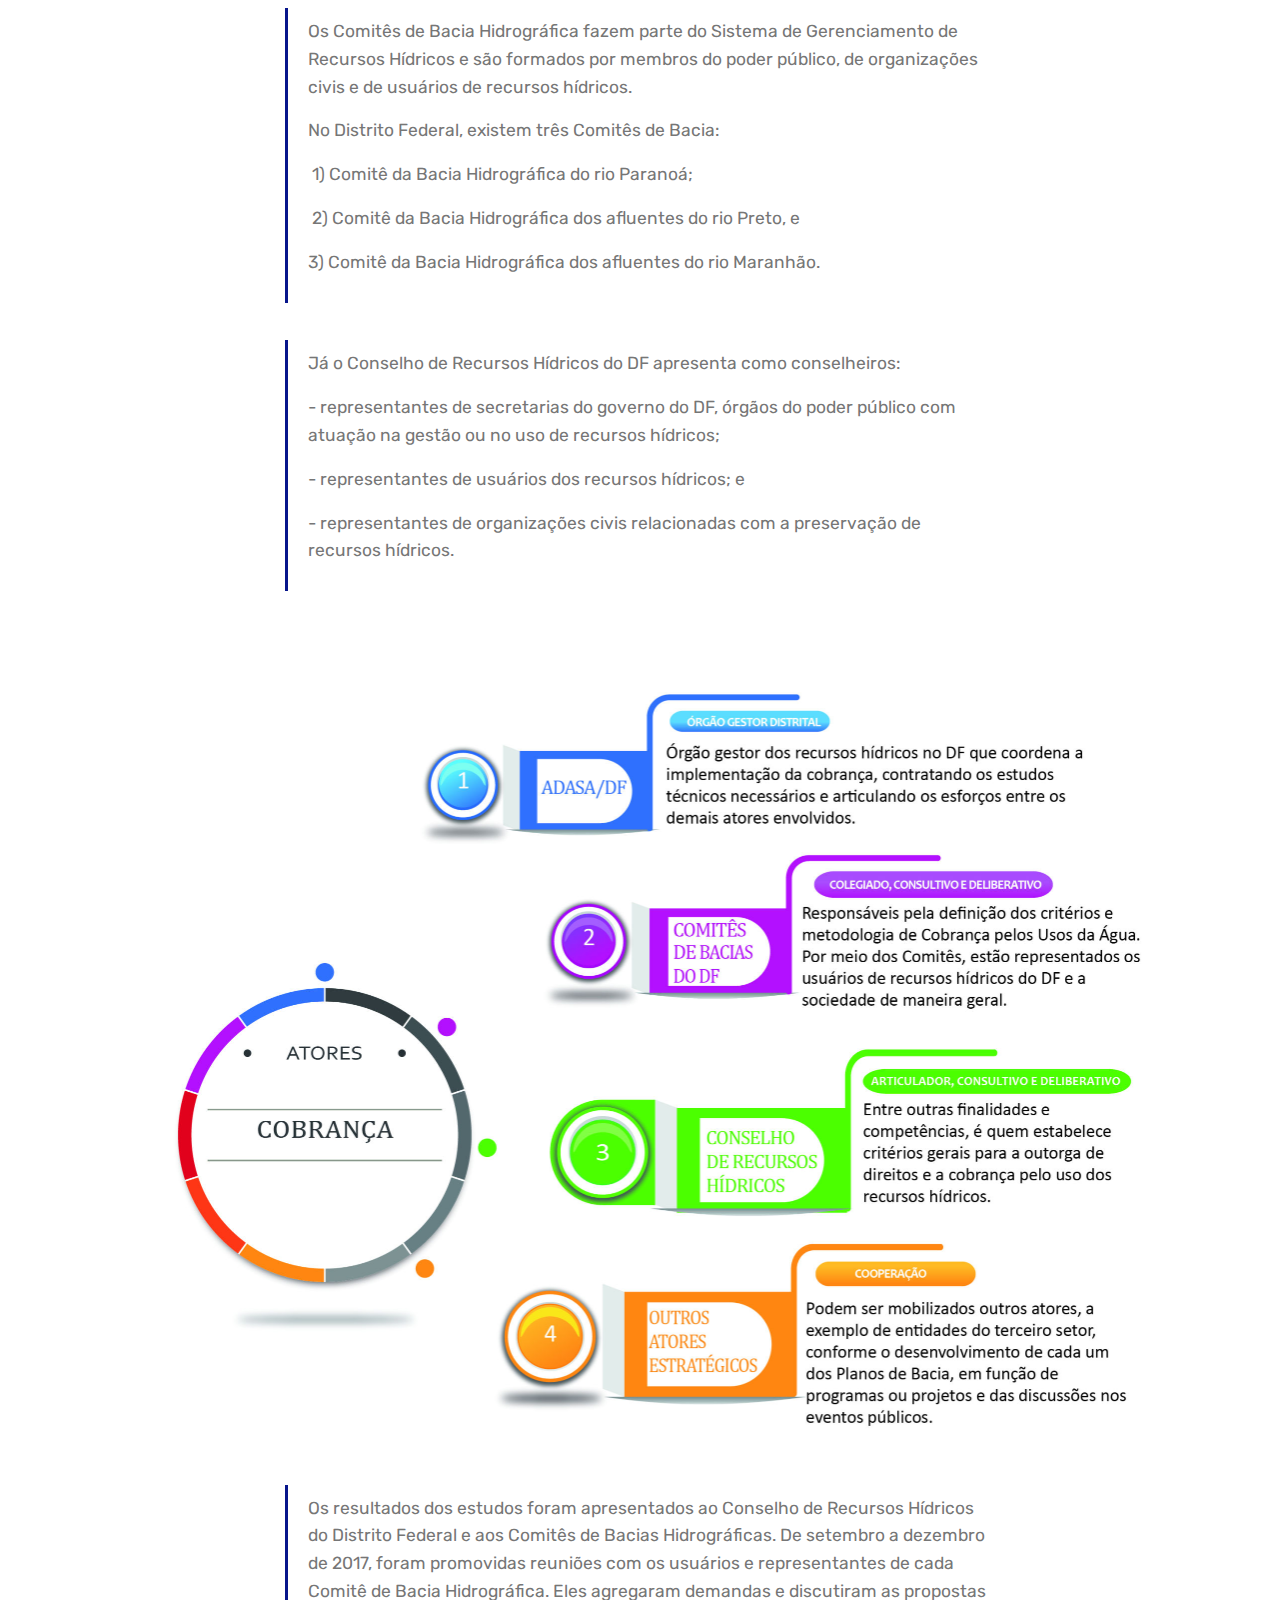
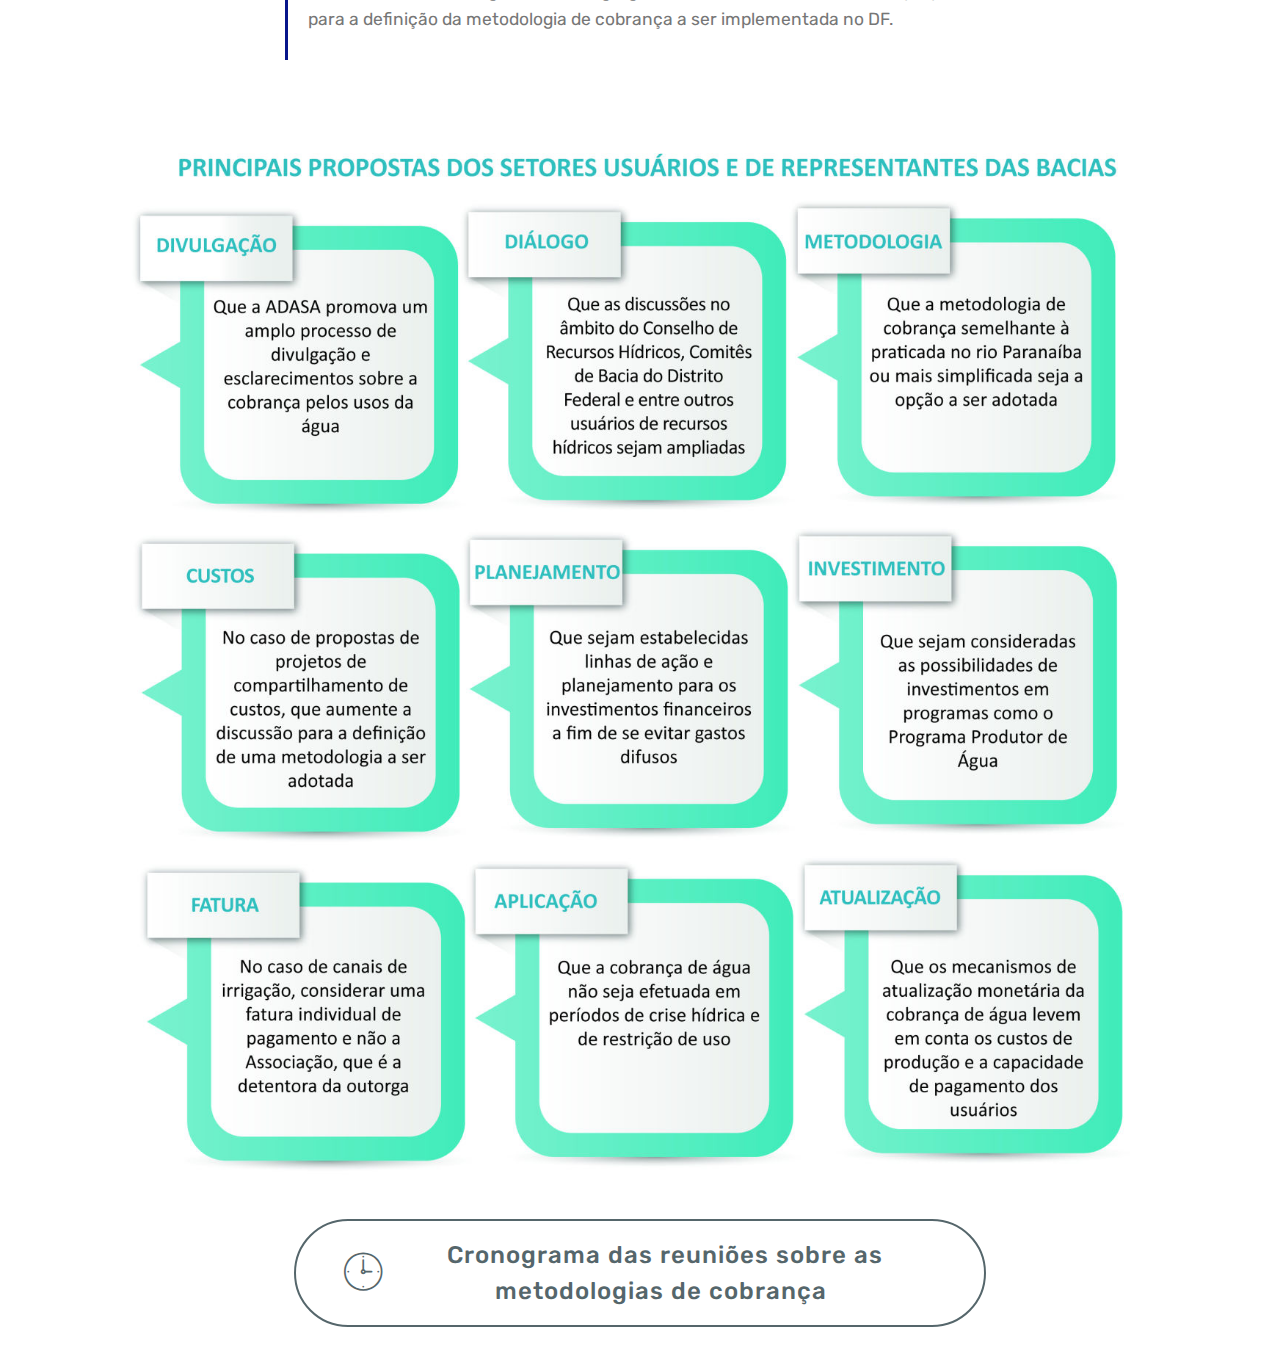
<file: participa.html>
<!DOCTYPE html>
<html >
<head>
  <!-- Site made with Mobirise Website Builder v4.7.2, https://mobirise.com -->
  <meta charset="UTF-8">
  <meta http-equiv="X-UA-Compatible" content="IE=edge">
  <meta name="generator" content="Mobirise v4.7.2, mobirise.com">
  <meta name="viewport" content="width=device-width, initial-scale=1, minimum-scale=1">
  <link rel="shortcut icon" href="assets/images/adasa-logo-1-326x326.jpg" type="image/x-icon">
  <meta name="description" content="Participação de atores envolvidos na definição de metodologia de cobrança pelo uso dos recursos hídricos.">
  <title>Participação</title>
  <link rel="stylesheet" href="assets/web/assets/mobirise-icons/mobirise-icons.css">
  <link rel="stylesheet" href="assets/tether/tether.min.css">
  <link rel="stylesheet" href="assets/bootstrap/css/bootstrap.min.css">
  <link rel="stylesheet" href="assets/bootstrap/css/bootstrap-grid.min.css">
  <link rel="stylesheet" href="assets/bootstrap/css/bootstrap-reboot.min.css">
  <link rel="stylesheet" href="assets/dropdown/css/style.css">
  <link rel="stylesheet" href="assets/theme/css/style.css">
  <link rel="stylesheet" href="assets/mobirise/css/mbr-additional.css" type="text/css">
  
  
  
</head>
<body>
  <section class="menu cid-qSGd8GJavx" once="menu" id="menu1-1e">

    

    <nav class="navbar navbar-expand beta-menu navbar-dropdown align-items-center navbar-fixed-top navbar-toggleable-sm">
        <button class="navbar-toggler navbar-toggler-right" type="button" data-toggle="collapse" data-target="#navbarSupportedContent" aria-controls="navbarSupportedContent" aria-expanded="false" aria-label="Toggle navigation">
            <div class="hamburger">
                <span></span>
                <span></span>
                <span></span>
                <span></span>
            </div>
        </button>
        <div class="menu-logo">
            <div class="navbar-brand">
                <span class="navbar-logo">
                    
                         <a href="https://www.adasa.df.gov.br"><img src="assets/images/adasa-logo-1-326x326.jpg" alt="" title="" style="height: 3.8rem;"></a>
                    
                </span>
                
            </div>
        </div>
        <div class="collapse navbar-collapse" id="navbarSupportedContent">
            <ul class="navbar-nav nav-dropdown nav-right" data-app-modern-menu="true"><li class="nav-item">
                    <a class="nav-link link text-white display-4" href="https://mobirise.com">
                        <span class="mbri-home mbr-iconfont mbr-iconfont-btn"></span>
                        Services
                    </a>
                </li></ul>
            
        </div>
    </nav>
</section>

<section class="engine"><a href="https://mobirise.me/a">Mobirise alternative</a></section><section class="mbr-section article content9 cid-qSMDXeV2sg" id="content9-1n">
    
     

    <div class="container">
        <div class="inner-container" style="width: 57%;">
            <hr class="line" style="width: 53%;">
            <div class="section-text align-center mbr-fonts-style display-7">Nos Estudos sobre Cobrança pelo Uso de Recursos Hídricos no Distrito Federal, também participaram os usuários das águas distritais, com destaque para: 
<div>- Os Comitês de Bacias do DF, que são órgãos colegiados consultivos e deliberativos responsáveis pelo estabelecimento dos mecanismos de cobrança e sugestão dos valores a serem cobrados.
</div><div>- O Conselho de Recursos Hídricos do Distrito Federal, órgão articulador, consultivo e deliberativo responsável pelo estabelecimentos dos critérios gerais e aprovação da cobrança.
</div><div>- E outros atores estratégicos envolvidos na questão dos usos dos recursos hídricos
</div></div>
            <hr class="line" style="width: 53%;">
        </div>
        </div>
</section>

<section class="cid-qSMFANz0EE" id="image3-1p">

    

    <figure class="mbr-figure container">
            <div class="image-block" style="width: 80%;">
                <img src="assets/images/3comites-870x586.jpg" width="1400" alt="Mobirise" title="">
                
            </div>
    </figure>
</section>

<section class="features3 cid-qSMilZM6Yw mbr-parallax-background" id="features3-1f">

    

    
    <div class="container">
        <div class="media-container-row">
            <div class="card p-3 col-12 col-md-6 col-lg-4">
                <div class="card-wrapper">
                    <div class="card-img">
                        <img src="assets/images/img-20180223-wa0016-1-676x381.jpg" alt="Mobirise" title="">
                    </div>
                    <div class="card-box">
                        <h4 class="card-title mbr-fonts-style display-7">
                            Bacia do rio Maranhão</h4>
                        <p class="mbr-text mbr-fonts-style display-7">
                            Reunião com produtores rurais realizada no dia 28.10.2017&nbsp;</p>
                    </div>
                    
                </div>
            </div>

            <div class="card p-3 col-12 col-md-6 col-lg-4">
                <div class="card-wrapper">
                    <div class="card-img">
                        <img src="assets/images/img-20180223-wa0022-1-676x507.jpg" alt="Mobirise" title="">
                    </div>
                    <div class="card-box">
                        <h4 class="card-title mbr-fonts-style display-7">
                            Bacia do rio Preto</h4>
                        <p class="mbr-text mbr-fonts-style display-7">
                            Reunião com irrigantes realizada no dia 23.11.2017</p>
                    </div>
                    
                </div>
            </div>

            <div class="card p-3 col-12 col-md-6 col-lg-4">
                <div class="card-wrapper">
                    <div class="card-img">
                        <img src="assets/images/img-20180226-wa0015-1-676x381.jpg" alt="Mobirise" title="">
                    </div>
                    <div class="card-box">
                        <h4 class="card-title mbr-fonts-style display-7">
                            Conselho e Comitês de Bacias</h4>
                        <p class="mbr-text mbr-fonts-style display-7">
                            Reunião conjunta realizada no dia 04.12.2017</p>
                    </div>
                    
                </div>
            </div>

            
        </div>
    </div>
</section>

<section class="mbr-section article content1 cid-qSMEEiY4W6" id="content2-1o">

     

    <div class="container">
        <div class="media-container-row">
            <div class="mbr-text col-12 col-md-8 mbr-fonts-style display-7">
                <blockquote><p><span style="font-style: normal;">Os Comitês de Bacia Hidrográfica fazem parte do Sistema de Gerenciamento de Recursos Hídricos e são formados por membros do poder público, de organizações civis e de usuários de recursos hídricos.
&nbsp;</span></p><p><span style="font-style: normal; font-size: 1.09rem;">No Distrito Federal, existem três Comitês de Bacia: </span></p><p><span style="font-style: normal; font-size: 1.09rem;">&nbsp;</span><span style="font-style: normal; font-size: 1.09rem;">1) Comitê da Bacia Hidrográfica do rio Paranoá; </span></p><p><span style="font-style: normal; font-size: 1.09rem;">&nbsp;</span><span style="font-style: normal; font-size: 1.09rem;">2) Comitê da Bacia Hidrográfica dos afluentes do rio Preto, e&nbsp;</span></p><p><span style="font-style: normal; font-size: 1.09rem;">3) Comitê da Bacia Hidrográfica dos afluentes do rio Maranhão. &nbsp;</span></p></blockquote>
            </div>
        </div>
    </div>
</section>

<section class="mbr-section article content1 cid-qSNg1kXsrl" id="content2-1q">

     

    <div class="container">
        <div class="media-container-row">
            <div class="mbr-text col-12 col-md-8 mbr-fonts-style display-7">
                <blockquote><p><span style="font-style: normal;">Já o Conselho de Recursos Hídricos do DF apresenta como conselheiros:
</span></p><p><span style="font-style: normal;">- representantes de secretarias do governo do DF, órgãos do poder público com atuação na gestão ou no uso de recursos hídricos;
</span></p><p><span style="font-style: normal;">- representantes de usuários dos recursos hídricos; e
</span></p><p><span style="font-style: normal;">- representantes de organizações civis relacionadas com a preservação de recursos hídricos.
</span></p></blockquote>
            </div>
        </div>
    </div>
</section>

<section class="cid-qSZbtAAaSu" id="image1-24">

    

    <figure class="mbr-figure container">
            <div class="image-block" style="width: 97%;">
                <img src="assets/images/atores-envolvidos-1-2154x1713.jpg" width="1400" alt="Mobirise" title="">
                
            </div>
    </figure>
</section>

<section class="mbr-section article content1 cid-qSNgDhra95" id="content2-1s">

     

    <div class="container">
        <div class="media-container-row">
            <div class="mbr-text col-12 col-md-8 mbr-fonts-style display-7">
                <blockquote><p><span style="font-size: 1.09rem; font-style: normal;">Os resultados dos estudos foram apresentados ao Conselho de Recursos Hídricos do Distrito Federal e aos Comitês de Bacias Hidrográficas. De setembro a dezembro de 2017, foram promovidas reuniões com os usuários e representantes  de cada Comitê de Bacia Hidrográfica. Eles agregaram demandas e discutiram as propostas para a definição da metodologia de cobrança a ser implementada no DF. &nbsp;</span><br></p></blockquote>
            </div>
        </div>
    </div>
</section>

<section class="cid-qSMirggUK7" id="image1-1h">

    

    <figure class="mbr-figure container">
            <div class="image-block" style="width: 97%;">
                <img src="assets/images/discussao-01-2018-04-06-12-35-51-utc-1466x1498.jpg" width="1400" alt="Mobirise" title="">
                
            </div>
    </figure>
</section>

<section class="mbr-section content8 cid-qSMipL6fyR" id="content8-1g">

    

    <div class="container">
        <div class="media-container-row title">
            <div class="col-12 col-md-8">
                <div class="mbr-section-btn align-center"><a class="btn btn-warning-outline display-5" href="reunioes.html"><span class="mbri-clock mbr-iconfont mbr-iconfont-btn" style="font-size: 40px;"></span>Cronograma das reuniões sobre as metodologias de cobrança&nbsp;</a></div>
            </div>
        </div>
    </div>
</section>


  <script src="assets/web/assets/jquery/jquery.min.js"></script>
  <script src="assets/popper/popper.min.js"></script>
  <script src="assets/tether/tether.min.js"></script>
  <script src="assets/bootstrap/js/bootstrap.min.js"></script>
  <script src="assets/smoothscroll/smooth-scroll.js"></script>
  <script src="assets/dropdown/js/script.min.js"></script>
  <script src="assets/touchswipe/jquery.touch-swipe.min.js"></script>
  <script src="assets/parallax/jarallax.min.js"></script>
  <script src="assets/theme/js/script.js"></script>
  
  
</body>
</html>
</file>
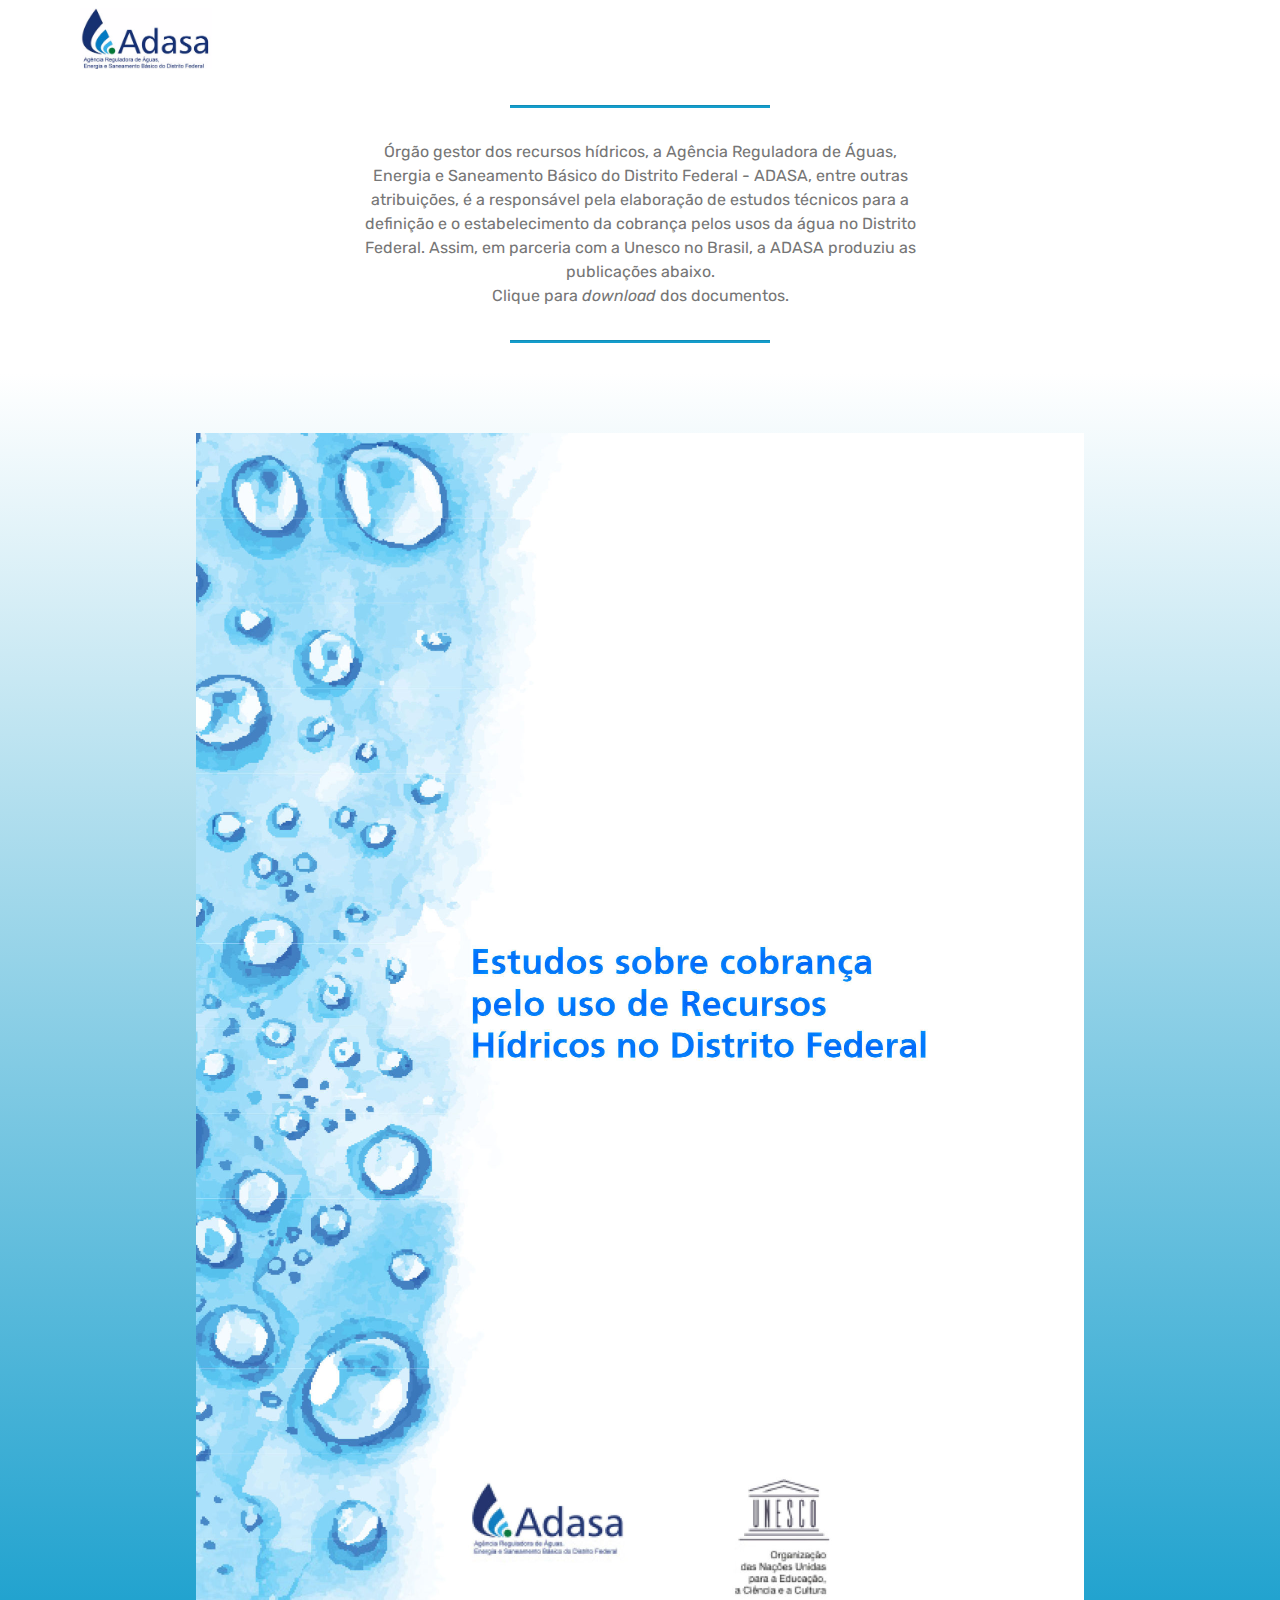
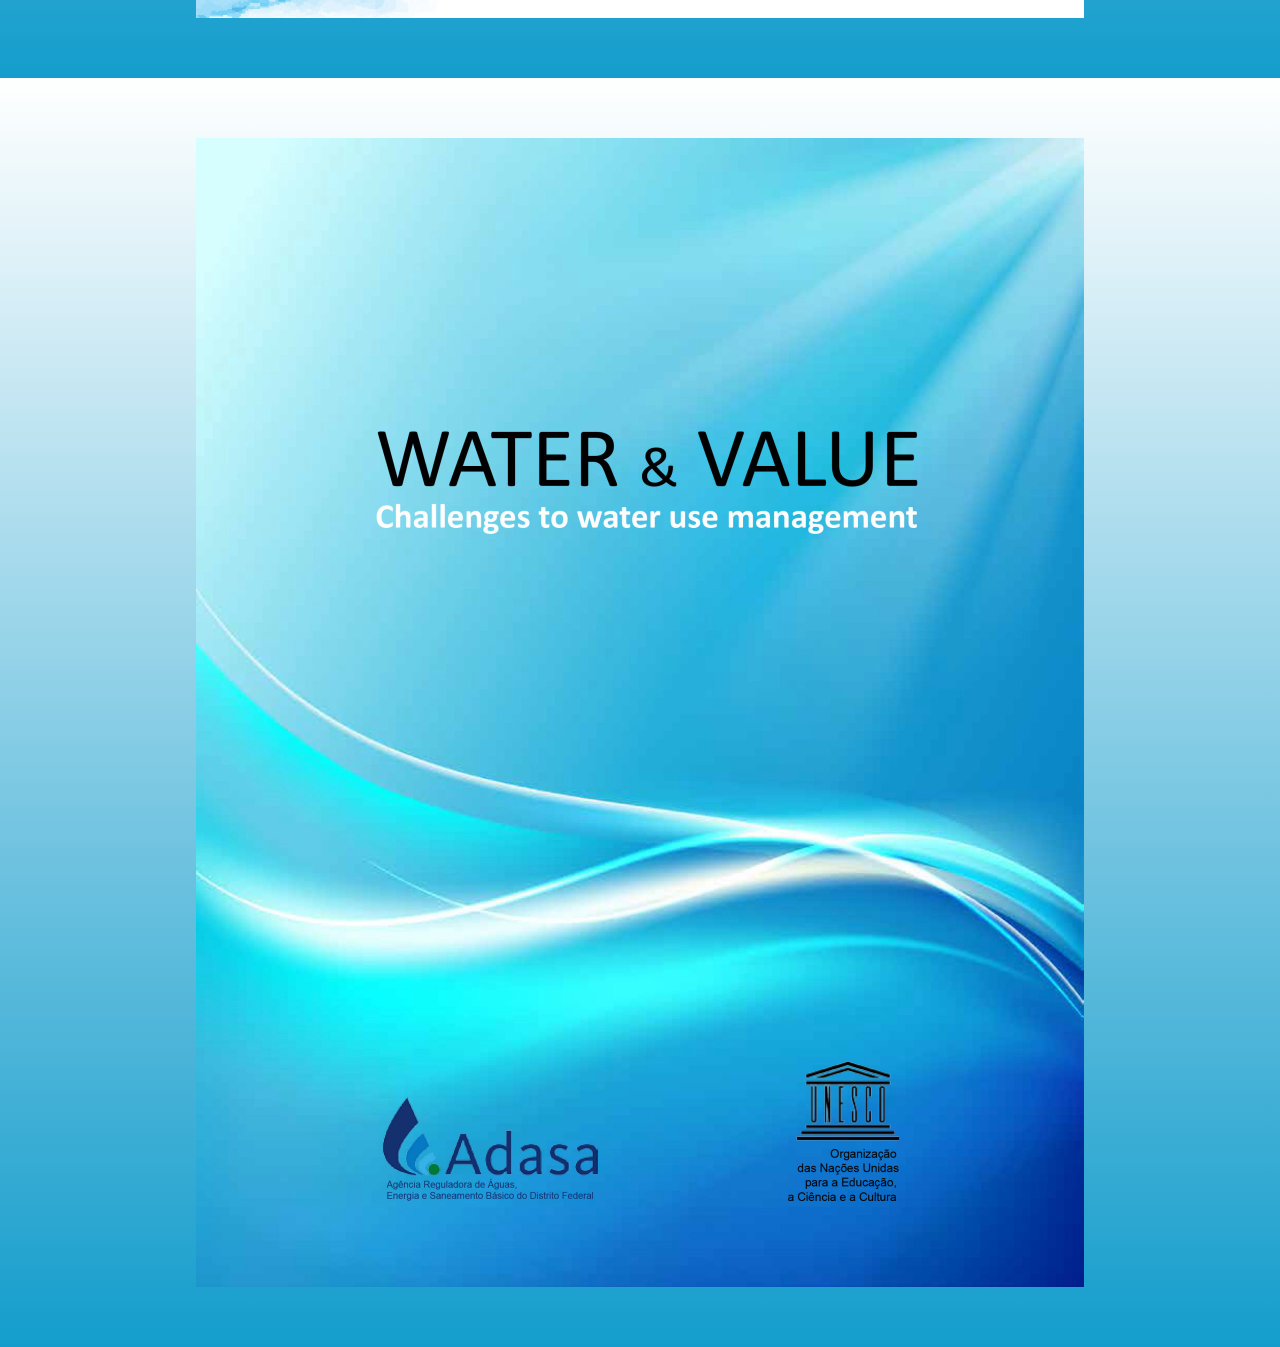
<file: publica.html>
<!DOCTYPE html>
<html >
<head>
  <!-- Site made with Mobirise Website Builder v4.7.2, https://mobirise.com -->
  <meta charset="UTF-8">
  <meta http-equiv="X-UA-Compatible" content="IE=edge">
  <meta name="generator" content="Mobirise v4.7.2, mobirise.com">
  <meta name="viewport" content="width=device-width, initial-scale=1, minimum-scale=1">
  <link rel="shortcut icon" href="assets/images/adasa-logo-1-326x326.jpg" type="image/x-icon">
  <meta name="description" content="Capas das publicações - português e inglês">
  <title>Estudos</title>
  <link rel="stylesheet" href="assets/web/assets/mobirise-icons/mobirise-icons.css">
  <link rel="stylesheet" href="assets/tether/tether.min.css">
  <link rel="stylesheet" href="assets/bootstrap/css/bootstrap.min.css">
  <link rel="stylesheet" href="assets/bootstrap/css/bootstrap-grid.min.css">
  <link rel="stylesheet" href="assets/bootstrap/css/bootstrap-reboot.min.css">
  <link rel="stylesheet" href="assets/dropdown/css/style.css">
  <link rel="stylesheet" href="assets/theme/css/style.css">
  <link rel="stylesheet" href="assets/mobirise/css/mbr-additional.css" type="text/css">
  
  
  
</head>
<body>
  <section class="menu cid-qSGd8GJavx" once="menu" id="menu1-1j">

    

    <nav class="navbar navbar-expand beta-menu navbar-dropdown align-items-center navbar-fixed-top navbar-toggleable-sm">
        <button class="navbar-toggler navbar-toggler-right" type="button" data-toggle="collapse" data-target="#navbarSupportedContent" aria-controls="navbarSupportedContent" aria-expanded="false" aria-label="Toggle navigation">
            <div class="hamburger">
                <span></span>
                <span></span>
                <span></span>
                <span></span>
            </div>
        </button>
        <div class="menu-logo">
            <div class="navbar-brand">
                <span class="navbar-logo">
                    
                         <a href="https://www.adasa.df.gov.br"><img src="assets/images/adasa-logo-1-326x326.jpg" alt="" title="" style="height: 3.8rem;"></a>
                    
                </span>
                
            </div>
        </div>
        <div class="collapse navbar-collapse" id="navbarSupportedContent">
            <ul class="navbar-nav nav-dropdown nav-right" data-app-modern-menu="true"><li class="nav-item">
                    <a class="nav-link link text-white display-4" href="https://mobirise.com">
                        <span class="mbri-home mbr-iconfont mbr-iconfont-btn"></span>
                        Services
                    </a>
                </li></ul>
            
        </div>
    </nav>
</section>

<section class="engine"><a href="https://mobirise.me/y">html site templates</a></section><section class="mbr-section article content9 cid-qSMtFOuXVQ" id="content9-1m">
    
     

    <div class="container">
        <div class="inner-container" style="width: 50%;">
            <hr class="line" style="width: 47%;">
            <div class="section-text align-center mbr-fonts-style display-7">Órgão gestor dos recursos hídricos, a Agência Reguladora de Águas, Energia e Saneamento Básico do Distrito Federal - ADASA, entre outras atribuições, é a responsável pela elaboração de estudos técnicos para a definição e o estabelecimento da cobrança pelos usos da água no Distrito Federal. Assim, em parceria com a Unesco no Brasil, a ADASA produziu as publicações abaixo.<br> Clique para <em>download </em>dos documentos.</div>
            <hr class="line" style="width: 47%;">
        </div>
        </div>
</section>

<section class="cid-qSMpunnxjN" id="image3-1k">

    

    <figure class="mbr-figure container">
            <div class="image-block" style="width: 80%;">
                <img src="assets/images/estudo-cobranca-10-1-1776x2369.jpg" width="1400" alt="Mobirise" title="">
                
            </div>
    </figure>
</section>

<section class="cid-qSMpuVrzoO" id="image3-1l">

    

    <figure class="mbr-figure container">
            <div class="image-block" style="width: 80%;">
                <img src="assets/images/capaingles-1776x2298.jpg" width="1400" alt="Mobirise" title="">
                
            </div>
    </figure>
</section>


  <script src="assets/web/assets/jquery/jquery.min.js"></script>
  <script src="assets/popper/popper.min.js"></script>
  <script src="assets/tether/tether.min.js"></script>
  <script src="assets/bootstrap/js/bootstrap.min.js"></script>
  <script src="assets/smoothscroll/smooth-scroll.js"></script>
  <script src="assets/dropdown/js/script.min.js"></script>
  <script src="assets/touchswipe/jquery.touch-swipe.min.js"></script>
  <script src="assets/theme/js/script.js"></script>
  
  
</body>
</html>
</file>
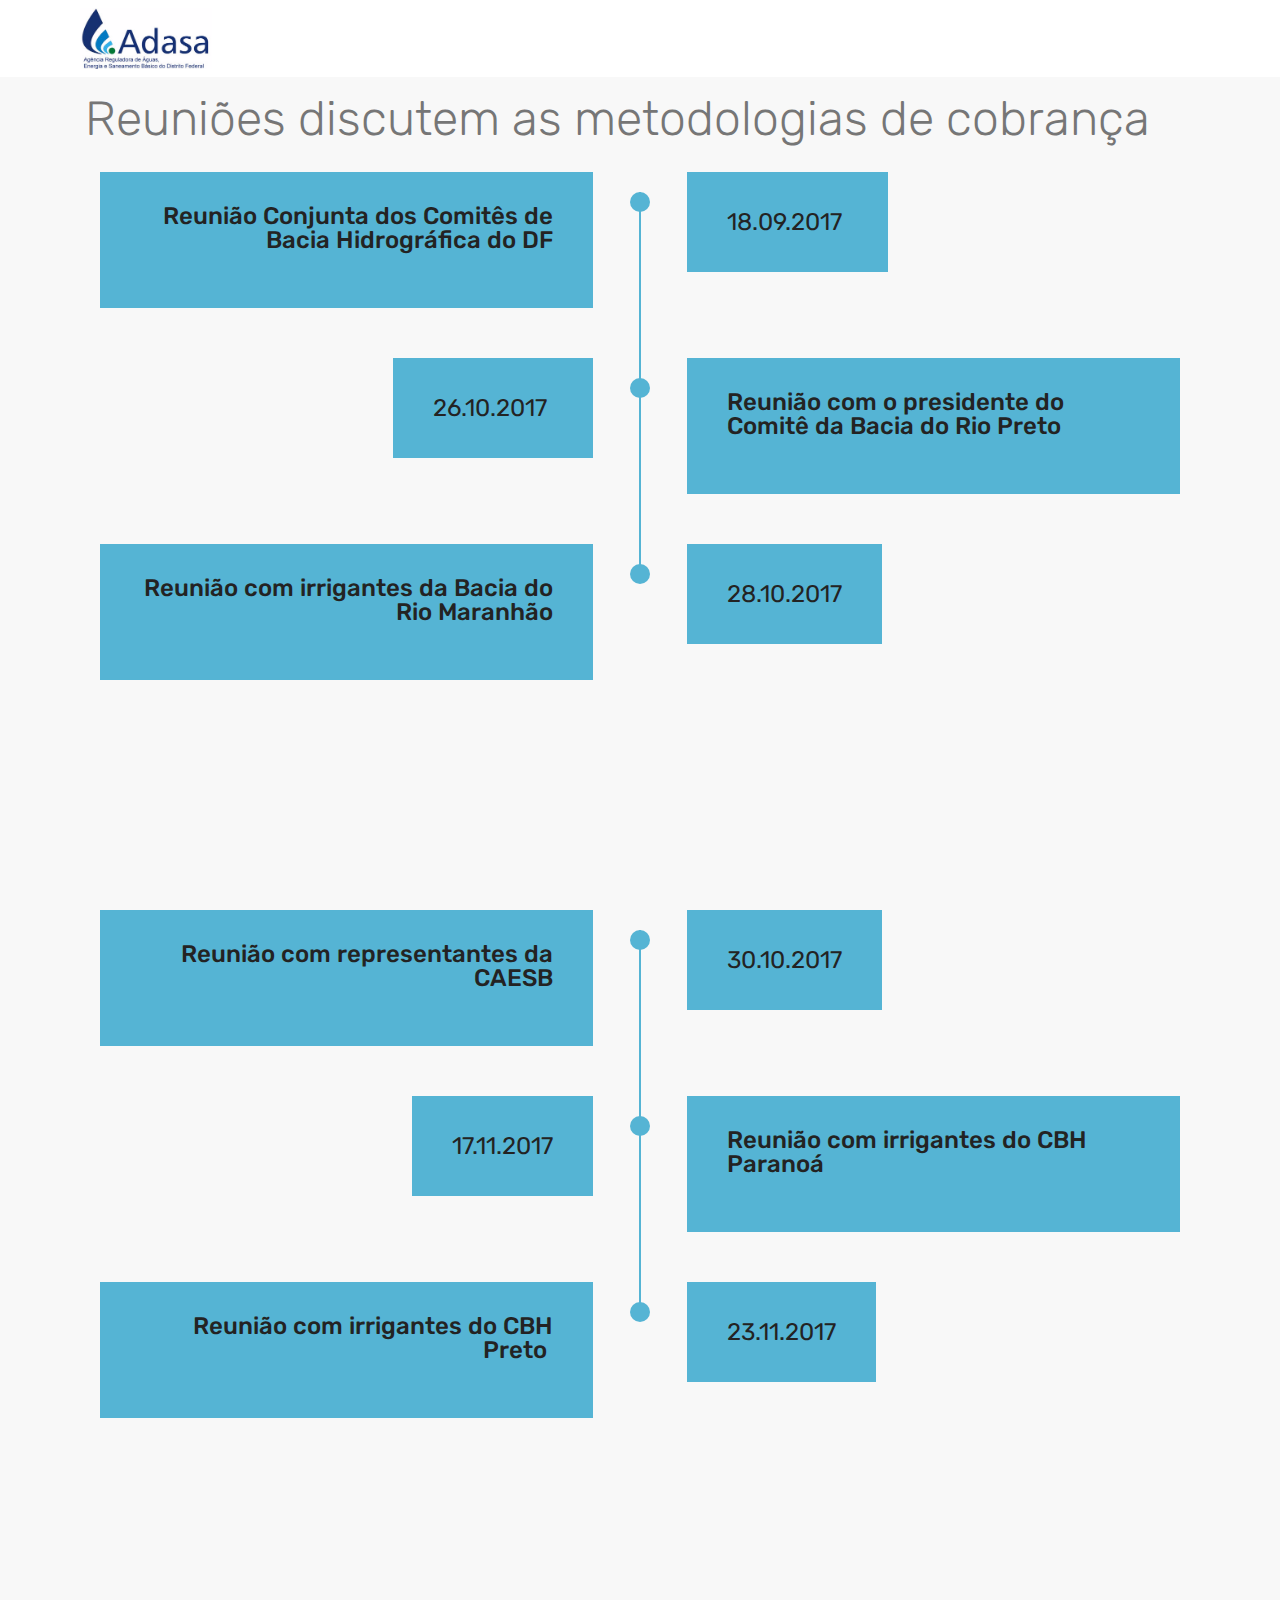
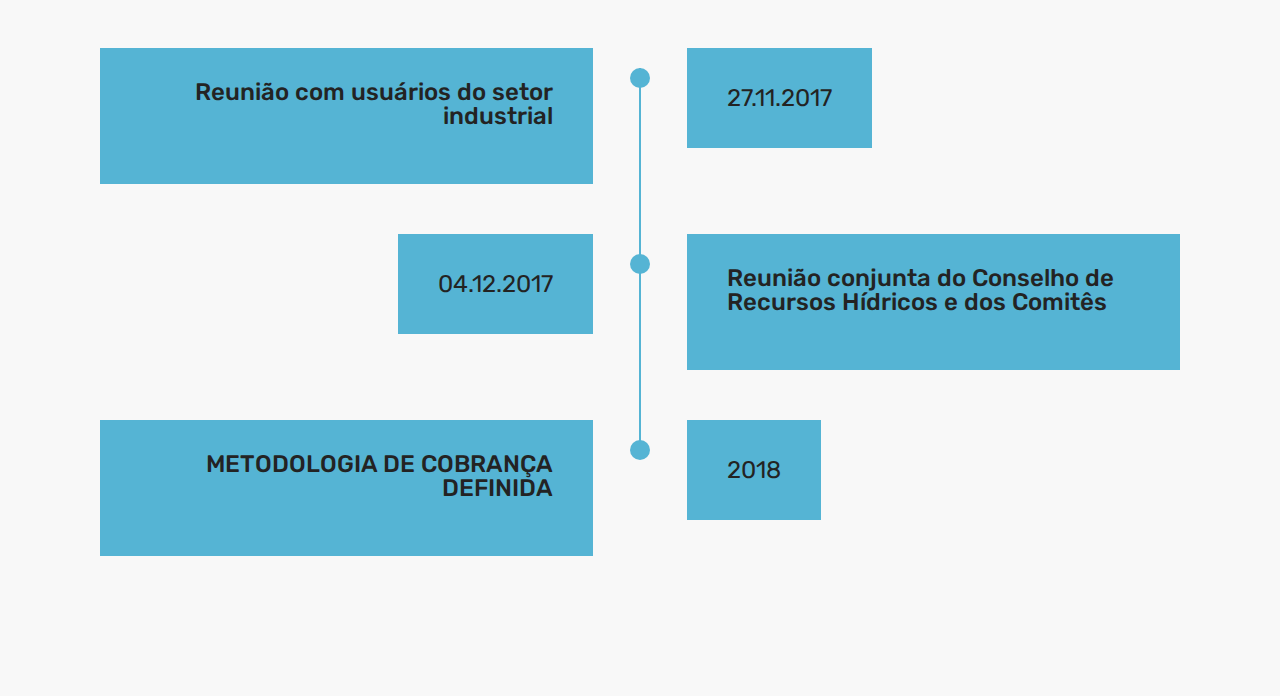
<file: reunioes.html>
<!DOCTYPE html>
<html >
<head>
  <!-- Site made with Mobirise Website Builder v4.7.2, https://mobirise.com -->
  <meta charset="UTF-8">
  <meta http-equiv="X-UA-Compatible" content="IE=edge">
  <meta name="generator" content="Mobirise v4.7.2, mobirise.com">
  <meta name="viewport" content="width=device-width, initial-scale=1, minimum-scale=1">
  <link rel="shortcut icon" href="assets/images/adasa-logo-1-326x326.jpg" type="image/x-icon">
  <meta name="description" content="Reunião promovida com produtores rurais do Rio Maranhão">
  <title>Timeline</title>
  <link rel="stylesheet" href="assets/web/assets/mobirise-icons/mobirise-icons.css">
  <link rel="stylesheet" href="assets/tether/tether.min.css">
  <link rel="stylesheet" href="assets/bootstrap/css/bootstrap.min.css">
  <link rel="stylesheet" href="assets/bootstrap/css/bootstrap-grid.min.css">
  <link rel="stylesheet" href="assets/bootstrap/css/bootstrap-reboot.min.css">
  <link rel="stylesheet" href="assets/dropdown/css/style.css">
  <link rel="stylesheet" href="assets/theme/css/style.css">
  <link rel="stylesheet" href="assets/mobirise/css/mbr-additional.css" type="text/css">
  
  
  
</head>
<body>
  <section class="menu cid-qSGd8GJavx" once="menu" id="menu1-15">

    

    <nav class="navbar navbar-expand beta-menu navbar-dropdown align-items-center navbar-fixed-top navbar-toggleable-sm">
        <button class="navbar-toggler navbar-toggler-right" type="button" data-toggle="collapse" data-target="#navbarSupportedContent" aria-controls="navbarSupportedContent" aria-expanded="false" aria-label="Toggle navigation">
            <div class="hamburger">
                <span></span>
                <span></span>
                <span></span>
                <span></span>
            </div>
        </button>
        <div class="menu-logo">
            <div class="navbar-brand">
                <span class="navbar-logo">
                    
                         <a href="https://www.adasa.df.gov.br"><img src="assets/images/adasa-logo-1-326x326.jpg" alt="" title="" style="height: 3.8rem;"></a>
                    
                </span>
                
            </div>
        </div>
        <div class="collapse navbar-collapse" id="navbarSupportedContent">
            <ul class="navbar-nav nav-dropdown nav-right" data-app-modern-menu="true"><li class="nav-item">
                    <a class="nav-link link text-white display-4" href="https://mobirise.com">
                        <span class="mbri-home mbr-iconfont mbr-iconfont-btn"></span>
                        Services
                    </a>
                </li></ul>
            
        </div>
    </nav>
</section>

<section class="engine"><a href="https://mobirise.me/e">how to make a website</a></section><section class="timeline1 cid-qSK5a5sDOB" id="timeline1-19">

    

    

    <div class="container align-center">
        <h2 class="mbr-section-title pb-3 mbr-fonts-style display-2">
            Reuniões discutem as metodologias de cobrança</h2>
        

        <div class="container timelines-container" mbri-timelines="">
            <div class="row timeline-element reverse separline">      
                 <div class="timeline-date-panel col-xs-12 col-md-6  align-left">         
                    <div class="time-line-date-content">
                        <p class="mbr-timeline-date mbr-fonts-style display-5">18.09.2017&nbsp;<br></p>
                    </div>
                </div>
           <span class="iconBackground"></span>
            <div class="col-xs-12 col-md-6 align-right">
                <div class="timeline-text-content">
                    <h4 class="mbr-timeline-title pb-3 mbr-fonts-style display-5">Reunião Conjunta dos Comitês de Bacia Hidrográfica do DF</h4>
                    <p class="mbr-timeline-text mbr-fonts-style display-7"></p>
                 </div>
            </div>
            </div>

            <div class="row timeline-element  separline">
                <div class="timeline-date-panel col-xs-12 col-md-6 align-right">
                    <div class="time-line-date-content">
                        <p class="mbr-timeline-date mbr-fonts-style display-5">26.10.2017&nbsp;<br></p>
                    </div>
                </div>
                <span class="iconBackground"></span>
                <div class="col-xs-12 col-md-6 align-left ">
                    <div class="timeline-text-content">
                        <h4 class="mbr-timeline-title pb-3 mbr-fonts-style display-5">Reunião com o presidente do Comitê da Bacia do Rio Preto</h4>
                        <p class="mbr-timeline-text mbr-fonts-style display-7"></p>
                    </div>
                </div>
            </div> 


            <div class="row timeline-element reverse">
                <div class="timeline-date-panel col-xs-12 col-md-6  align-left">
                    <div class="time-line-date-content">
                        <p class="mbr-timeline-date mbr-fonts-style display-5">28.10.2017</p>
                    </div>
                </div>
                <span class="iconBackground"></span>
                <div class="col-xs-12 col-md-6 align-right">
                    <div class="timeline-text-content">
                        <h4 class="mbr-timeline-title pb-3 mbr-fonts-style display-5">Reunião com irrigantes da Bacia do Rio Maranhão</h4>      
                        <p class="mbr-timeline-text mbr-fonts-style display-7"></p>
                    </div>
                </div>
            </div>

            


            


            

            

            

            

            

            

            
        </div>
    </div>
</section>

<section class="timeline1 cid-qSK5cSPnye" id="timeline1-1a">

    

    

    <div class="container align-center">
        
        

        <div class="container timelines-container" mbri-timelines="">
            <div class="row timeline-element reverse separline">      
                 <div class="timeline-date-panel col-xs-12 col-md-6  align-left">         
                    <div class="time-line-date-content">
                        <p class="mbr-timeline-date mbr-fonts-style display-5">
                            30.10.2017</p>
                    </div>
                </div>
           <span class="iconBackground"></span>
            <div class="col-xs-12 col-md-6 align-right">
                <div class="timeline-text-content">
                    <h4 class="mbr-timeline-title pb-3 mbr-fonts-style display-5">Reunião com representantes da CAESB</h4>
                    <p class="mbr-timeline-text mbr-fonts-style display-7"></p>
                 </div>
            </div>
            </div>

            <div class="row timeline-element  separline">
                <div class="timeline-date-panel col-xs-12 col-md-6 align-right">
                    <div class="time-line-date-content">
                        <p class="mbr-timeline-date mbr-fonts-style display-5">
                            17.11.2017</p>
                    </div>
                </div>
                <span class="iconBackground"></span>
                <div class="col-xs-12 col-md-6 align-left ">
                    <div class="timeline-text-content">
                        <h4 class="mbr-timeline-title pb-3 mbr-fonts-style display-5">Reunião com irrigantes do CBH Paranoá&nbsp;</h4>
                        <p class="mbr-timeline-text mbr-fonts-style display-7"></p>
                    </div>
                </div>
            </div> 


            <div class="row timeline-element reverse">
                <div class="timeline-date-panel col-xs-12 col-md-6  align-left">
                    <div class="time-line-date-content">
                        <p class="mbr-timeline-date mbr-fonts-style display-5">
                            23.11.2017</p>
                    </div>
                </div>
                <span class="iconBackground"></span>
                <div class="col-xs-12 col-md-6 align-right">
                    <div class="timeline-text-content">
                        <h4 class="mbr-timeline-title pb-3 mbr-fonts-style display-5">Reunião com irrigantes do CBH Preto&nbsp;</h4>      
                        <p class="mbr-timeline-text mbr-fonts-style display-7"></p>
                    </div>
                </div>
            </div>

            


            


            

            

            

            

            

            

            
        </div>
    </div>
</section>

<section class="timeline1 cid-qSKed7ySXL" id="timeline1-1c">

    

    

    <div class="container align-center">
        
        

        <div class="container timelines-container" mbri-timelines="">
            <div class="row timeline-element reverse separline">      
                 <div class="timeline-date-panel col-xs-12 col-md-6  align-left">         
                    <div class="time-line-date-content">
                        <p class="mbr-timeline-date mbr-fonts-style display-5">27.11.2017</p>
                    </div>
                </div>
           <span class="iconBackground"></span>
            <div class="col-xs-12 col-md-6 align-right">
                <div class="timeline-text-content">
                    <h4 class="mbr-timeline-title pb-3 mbr-fonts-style display-5">Reunião com usuários do setor industrial</h4>
                    <p class="mbr-timeline-text mbr-fonts-style display-7"></p>
                 </div>
            </div>
            </div>

            <div class="row timeline-element  separline">
                <div class="timeline-date-panel col-xs-12 col-md-6 align-right">
                    <div class="time-line-date-content">
                        <p class="mbr-timeline-date mbr-fonts-style display-5">04.12.2017</p>
                    </div>
                </div>
                <span class="iconBackground"></span>
                <div class="col-xs-12 col-md-6 align-left ">
                    <div class="timeline-text-content">
                        <h4 class="mbr-timeline-title pb-3 mbr-fonts-style display-5">Reunião conjunta do Conselho de Recursos Hídricos e dos Comitês</h4>
                        <p class="mbr-timeline-text mbr-fonts-style display-7"></p>
                    </div>
                </div>
            </div> 


            <div class="row timeline-element reverse">
                <div class="timeline-date-panel col-xs-12 col-md-6  align-left">
                    <div class="time-line-date-content">
                        <p class="mbr-timeline-date mbr-fonts-style display-5">2018</p>
                    </div>
                </div>
                <span class="iconBackground"></span>
                <div class="col-xs-12 col-md-6 align-right">
                    <div class="timeline-text-content">
                        <h4 class="mbr-timeline-title pb-3 mbr-fonts-style display-5">METODOLOGIA DE COBRANÇA DEFINIDA</h4>      
                        <p class="mbr-timeline-text mbr-fonts-style display-7"></p>
                    </div>
                </div>
            </div>

            


            


            

            

            

            

            

            

            
        </div>
    </div>
</section>


  <script src="assets/web/assets/jquery/jquery.min.js"></script>
  <script src="assets/popper/popper.min.js"></script>
  <script src="assets/tether/tether.min.js"></script>
  <script src="assets/bootstrap/js/bootstrap.min.js"></script>
  <script src="assets/smoothscroll/smooth-scroll.js"></script>
  <script src="assets/dropdown/js/script.min.js"></script>
  <script src="assets/touchswipe/jquery.touch-swipe.min.js"></script>
  <script src="assets/theme/js/script.js"></script>
  
  
</body>
</html>
</file>
<file: assets/web/assets/mobirise-icons/mobirise-icons.css>
@font-face {
  font-family: 'MobiriseIcons';
  src:  url('mobirise-icons.eot?spat4u');
  src:  url('mobirise-icons.eot?spat4u#iefix') format('embedded-opentype'),
    url('mobirise-icons.ttf?spat4u') format('truetype'),
    url('mobirise-icons.woff?spat4u') format('woff'),
    url('mobirise-icons.svg?spat4u#MobiriseIcons') format('svg');
  font-weight: normal;
  font-style: normal;
}

[class^="mbri-"], [class*=" mbri-"] {
  /* use !important to prevent issues with browser extensions that change fonts */
  font-family: MobiriseIcons !important;
  speak: none;
  font-style: normal;
  font-weight: normal;
  font-variant: normal;
  text-transform: none;
  line-height: 1;

  /* Better Font Rendering =========== */
  -webkit-font-smoothing: antialiased;
  -moz-osx-font-smoothing: grayscale;
}

.mbri-add-submenu:before {
  content: "\e900";
}
.mbri-alert:before {
  content: "\e901";
}
.mbri-align-center:before {
  content: "\e902";
}
.mbri-align-justify:before {
  content: "\e903";
}
.mbri-align-left:before {
  content: "\e904";
}
.mbri-align-right:before {
  content: "\e905";
}
.mbri-android:before {
  content: "\e906";
}
.mbri-apple:before {
  content: "\e907";
}
.mbri-arrow-down:before {
  content: "\e908";
}
.mbri-arrow-next:before {
  content: "\e909";
}
.mbri-arrow-prev:before {
  content: "\e90a";
}
.mbri-arrow-up:before {
  content: "\e90b";
}
.mbri-bold:before {
  content: "\e90c";
}
.mbri-bookmark:before {
  content: "\e90d";
}
.mbri-bootstrap:before {
  content: "\e90e";
}
.mbri-briefcase:before {
  content: "\e90f";
}
.mbri-browse:before {
  content: "\e910";
}
.mbri-bulleted-list:before {
  content: "\e911";
}
.mbri-calendar:before {
  content: "\e912";
}
.mbri-camera:before {
  content: "\e913";
}
.mbri-cart-add:before {
  content: "\e914";
}
.mbri-cart-full:before {
  content: "\e915";
}
.mbri-cash:before {
  content: "\e916";
}
.mbri-change-style:before {
  content: "\e917";
}
.mbri-chat:before {
  content: "\e918";
}
.mbri-clock:before {
  content: "\e919";
}
.mbri-close:before {
  content: "\e91a";
}
.mbri-cloud:before {
  content: "\e91b";
}
.mbri-code:before {
  content: "\e91c";
}
.mbri-contact-form:before {
  content: "\e91d";
}
.mbri-credit-card:before {
  content: "\e91e";
}
.mbri-cursor-click:before {
  content: "\e91f";
}
.mbri-cust-feedback:before {
  content: "\e920";
}
.mbri-database:before {
  content: "\e921";
}
.mbri-delivery:before {
  content: "\e922";
}
.mbri-desktop:before {
  content: "\e923";
}
.mbri-devices:before {
  content: "\e924";
}
.mbri-down:before {
  content: "\e925";
}
.mbri-download:before {
  content: "\e989";
}
.mbri-drag-n-drop:before {
  content: "\e927";
}
.mbri-drag-n-drop2:before {
  content: "\e928";
}
.mbri-edit:before {
  content: "\e929";
}
.mbri-edit2:before {
  content: "\e92a";
}
.mbri-error:before {
  content: "\e92b";
}
.mbri-extension:before {
  content: "\e92c";
}
.mbri-features:before {
  content: "\e92d";
}
.mbri-file:before {
  content: "\e92e";
}
.mbri-flag:before {
  content: "\e92f";
}
.mbri-folder:before {
  content: "\e930";
}
.mbri-gift:before {
  content: "\e931";
}
.mbri-github:before {
  content: "\e932";
}
.mbri-globe:before {
  content: "\e933";
}
.mbri-globe-2:before {
  content: "\e934";
}
.mbri-growing-chart:before {
  content: "\e935";
}
.mbri-hearth:before {
  content: "\e936";
}
.mbri-help:before {
  content: "\e937";
}
.mbri-home:before {
  content: "\e938";
}
.mbri-hot-cup:before {
  content: "\e939";
}
.mbri-idea:before {
  content: "\e93a";
}
.mbri-image-gallery:before {
  content: "\e93b";
}
.mbri-image-slider:before {
  content: "\e93c";
}
.mbri-info:before {
  content: "\e93d";
}
.mbri-italic:before {
  content: "\e93e";
}
.mbri-key:before {
  content: "\e93f";
}
.mbri-laptop:before {
  content: "\e940";
}
.mbri-layers:before {
  content: "\e941";
}
.mbri-left-right:before {
  content: "\e942";
}
.mbri-left:before {
  content: "\e943";
}
.mbri-letter:before {
  content: "\e944";
}
.mbri-like:before {
  content: "\e945";
}
.mbri-link:before {
  content: "\e946";
}
.mbri-lock:before {
  content: "\e947";
}
.mbri-login:before {
  content: "\e948";
}
.mbri-logout:before {
  content: "\e949";
}
.mbri-magic-stick:before {
  content: "\e94a";
}
.mbri-map-pin:before {
  content: "\e94b";
}
.mbri-menu:before {
  content: "\e94c";
}
.mbri-mobile:before {
  content: "\e94d";
}
.mbri-mobile2:before {
  content: "\e94e";
}
.mbri-mobirise:before {
  content: "\e94f";
}
.mbri-more-horizontal:before {
  content: "\e950";
}
.mbri-more-vertical:before {
  content: "\e951";
}
.mbri-music:before {
  content: "\e952";
}
.mbri-new-file:before {
  content: "\e953";
}
.mbri-numbered-list:before {
  content: "\e954";
}
.mbri-opened-folder:before {
  content: "\e955";
}
.mbri-pages:before {
  content: "\e956";
}
.mbri-paper-plane:before {
  content: "\e957";
}
.mbri-paperclip:before {
  content: "\e958";
}
.mbri-photo:before {
  content: "\e959";
}
.mbri-photos:before {
  content: "\e95a";
}
.mbri-pin:before {
  content: "\e95b";
}
.mbri-play:before {
  content: "\e95c";
}
.mbri-plus:before {
  content: "\e95d";
}
.mbri-preview:before {
  content: "\e95e";
}
.mbri-print:before {
  content: "\e95f";
}
.mbri-protect:before {
  content: "\e960";
}
.mbri-question:before {
  content: "\e961";
}
.mbri-quote-left:before {
  content: "\e962";
}
.mbri-quote-right:before {
  content: "\e963";
}
.mbri-refresh:before {
  content: "\e964";
}
.mbri-responsive:before {
  content: "\e965";
}
.mbri-right:before {
  content: "\e966";
}
.mbri-rocket:before {
  content: "\e967";
}
.mbri-sad-face:before {
  content: "\e968";
}
.mbri-sale:before {
  content: "\e969";
}
.mbri-save:before {
  content: "\e96a";
}
.mbri-search:before {
  content: "\e96b";
}
.mbri-setting:before {
  content: "\e96c";
}
.mbri-setting2:before {
  content: "\e96d";
}
.mbri-setting3:before {
  content: "\e96e";
}
.mbri-share:before {
  content: "\e96f";
}
.mbri-shopping-bag:before {
  content: "\e970";
}
.mbri-shopping-basket:before {
  content: "\e971";
}
.mbri-shopping-cart:before {
  content: "\e972";
}
.mbri-sites:before {
  content: "\e973";
}
.mbri-smile-face:before {
  content: "\e974";
}
.mbri-speed:before {
  content: "\e975";
}
.mbri-star:before {
  content: "\e976";
}
.mbri-success:before {
  content: "\e977";
}
.mbri-sun:before {
  content: "\e978";
}
.mbri-sun2:before {
  content: "\e979";
}
.mbri-tablet:before {
  content: "\e97a";
}
.mbri-tablet-vertical:before {
  content: "\e97b";
}
.mbri-target:before {
  content: "\e97c";
}
.mbri-timer:before {
  content: "\e97d";
}
.mbri-to-ftp:before {
  content: "\e97e";
}
.mbri-to-local-drive:before {
  content: "\e97f";
}
.mbri-touch-swipe:before {
  content: "\e980";
}
.mbri-touch:before {
  content: "\e981";
}
.mbri-trash:before {
  content: "\e982";
}
.mbri-underline:before {
  content: "\e983";
}
.mbri-unlink:before {
  content: "\e984";
}
.mbri-unlock:before {
  content: "\e985";
}
.mbri-up-down:before {
  content: "\e986";
}
.mbri-up:before {
  content: "\e987";
}
.mbri-update:before {
  content: "\e988";
}
.mbri-upload:before {
 content: "\e926"; 
}
.mbri-user:before {
  content: "\e98a";
}
.mbri-user2:before {
  content: "\e98b";
}
.mbri-users:before {
  content: "\e98c";
}
.mbri-video:before {
  content: "\e98d";
}
.mbri-video-play:before {
  content: "\e98e";
}
.mbri-watch:before {
  content: "\e98f";
}
.mbri-website-theme:before {
  content: "\e990";
}
.mbri-wifi:before {
  content: "\e991";
}
.mbri-windows:before {
  content: "\e992";
}
.mbri-zoom-out:before {
  content: "\e993";
}
.mbri-redo:before {
  content: "\e994";
}
.mbri-undo:before {
  content: "\e995";
}
</file>
<file: assets/dropdown/css/style.css>
.navbar-dropdown {
  left: 0;
  padding: 0;
  position: absolute;
  right: 0;
  top: 0;
  transition: all 0.45s ease;
  z-index: 1030;
  background: #282828; }
  .navbar-dropdown .navbar-logo {
    margin-right: 0.8rem;
    transition: margin 0.3s ease-in-out;
    vertical-align: middle; }
    .navbar-dropdown .navbar-logo img {
      height: 3.125rem;
      transition: all 0.3s ease-in-out; }
    .navbar-dropdown .navbar-logo.mbr-iconfont {
      font-size: 3.125rem;
      line-height: 3.125rem; }
  .navbar-dropdown .navbar-caption {
    font-weight: 700;
    white-space: normal;
    vertical-align: -4px;
    line-height: 3.125rem !important; }
    .navbar-dropdown .navbar-caption, .navbar-dropdown .navbar-caption:hover {
      color: inherit;
      text-decoration: none; }
  .navbar-dropdown .mbr-iconfont + .navbar-caption {
    vertical-align: -1px; }
  .navbar-dropdown.navbar-fixed-top {
    position: fixed; }
  .navbar-dropdown .navbar-brand span {
    vertical-align: -4px; }
  .navbar-dropdown.bg-color.transparent {
    background: none; }
  .navbar-dropdown.navbar-short .navbar-brand {
    padding: 0.625rem 0; }
    .navbar-dropdown.navbar-short .navbar-brand span {
      vertical-align: -1px; }
  .navbar-dropdown.navbar-short .navbar-caption {
    line-height: 2.375rem !important;
    vertical-align: -2px; }
  .navbar-dropdown.navbar-short .navbar-logo {
    margin-right: 0.5rem; }
    .navbar-dropdown.navbar-short .navbar-logo img {
      height: 2.375rem; }
    .navbar-dropdown.navbar-short .navbar-logo.mbr-iconfont {
      font-size: 2.375rem;
      line-height: 2.375rem; }
  .navbar-dropdown.navbar-short .mbr-table-cell {
    height: 3.625rem; }
  .navbar-dropdown .navbar-close {
    left: 0.6875rem;
    position: fixed;
    top: 0.75rem;
    z-index: 1000; }
  .navbar-dropdown .hamburger-icon {
    content: "";
    display: inline-block;
    vertical-align: middle;
    width: 16px;
    -webkit-box-shadow: 0 -6px 0 1px #282828,0 0 0 1px #282828,0 6px 0 1px #282828;
    -moz-box-shadow: 0 -6px 0 1px #282828,0 0 0 1px #282828,0 6px 0 1px #282828;
    box-shadow: 0 -6px 0 1px #282828,0 0 0 1px #282828,0 6px 0 1px #282828; }

.dropdown-menu .dropdown-toggle[data-toggle="dropdown-submenu"]::after {
  border-bottom: 0.35em solid transparent;
  border-left: 0.35em solid;
  border-right: 0;
  border-top: 0.35em solid transparent;
  margin-left: 0.3rem; }

.dropdown-menu .dropdown-item:focus {
  outline: 0; }

.nav-dropdown {
  font-size: 0.75rem;
  font-weight: 500;
  height: auto !important; }
  .nav-dropdown .nav-btn {
    padding-left: 1rem; }
  .nav-dropdown .link {
    margin: .667em 1.667em;
    font-weight: 500;
    padding: 0;
    transition: color .2s ease-in-out; }
    .nav-dropdown .link.dropdown-toggle {
      margin-right: 2.583em; }
      .nav-dropdown .link.dropdown-toggle::after {
        margin-left: .25rem;
        border-top: 0.35em solid;
        border-right: 0.35em solid transparent;
        border-left: 0.35em solid transparent;
        border-bottom: 0; }
      .nav-dropdown .link.dropdown-toggle[aria-expanded="true"] {
        margin: 0;
        padding: 0.667em 3.263em  0.667em 1.667em; }
  .nav-dropdown .link::after,
  .nav-dropdown .dropdown-item::after {
    color: inherit; }
  .nav-dropdown .btn {
    font-size: 0.75rem;
    font-weight: 700;
    letter-spacing: 0;
    margin-bottom: 0;
    padding-left: 1.25rem;
    padding-right: 1.25rem; }
  .nav-dropdown .dropdown-menu {
    border-radius: 0;
    border: 0;
    left: 0;
    margin: 0;
    padding-bottom: 1.25rem;
    padding-top: 1.25rem;
    position: relative; }
  .nav-dropdown .dropdown-submenu {
    margin-left: 0.125rem;
    top: 0; }
  .nav-dropdown .dropdown-item {
    font-weight: 500;
    line-height: 2;
    padding: 0.3846em 4.615em 0.3846em 1.5385em;
    position: relative;
    transition: color .2s ease-in-out, background-color .2s ease-in-out; }
    .nav-dropdown .dropdown-item::after {
      margin-top: -0.3077em;
      position: absolute;
      right: 1.1538em;
      top: 50%; }
    .nav-dropdown .dropdown-item:focus, .nav-dropdown .dropdown-item:hover {
      background: none; }

@media (max-width: 767px) {
  .nav-dropdown.navbar-toggleable-sm {
    bottom: 0;
    display: none;
    left: 0;
    overflow-x: hidden;
    position: fixed;
    top: 0;
    transform: translateX(-100%);
    -ms-transform: translateX(-100%);
    -webkit-transform: translateX(-100%);
    width: 18.75rem;
    z-index: 999; } }
.nav-dropdown.navbar-toggleable-xl {
  bottom: 0;
  display: none;
  left: 0;
  overflow-x: hidden;
  position: fixed;
  top: 0;
  transform: translateX(-100%);
  -ms-transform: translateX(-100%);
  -webkit-transform: translateX(-100%);
  width: 18.75rem;
  z-index: 999; }

.nav-dropdown-sm {
  display: block !important;
  overflow-x: hidden;
  overflow: auto;
  padding-top: 3.875rem; }
  .nav-dropdown-sm::after {
    content: "";
    display: block;
    height: 3rem;
    width: 100%; }
  .nav-dropdown-sm.collapse.in ~ .navbar-close {
    display: block !important; }
  .nav-dropdown-sm.collapsing, .nav-dropdown-sm.collapse.in {
    transform: translateX(0);
    -ms-transform: translateX(0);
    -webkit-transform: translateX(0);
    transition: all 0.25s ease-out;
    -webkit-transition: all 0.25s ease-out;
    background: #282828; }
  .nav-dropdown-sm.collapsing[aria-expanded="false"] {
    transform: translateX(-100%);
    -ms-transform: translateX(-100%);
    -webkit-transform: translateX(-100%); }
  .nav-dropdown-sm .nav-item {
    display: block;
    margin-left: 0 !important;
    padding-left: 0; }
  .nav-dropdown-sm .link,
  .nav-dropdown-sm .dropdown-item {
    border-top: 1px dotted rgba(255, 255, 255, 0.1);
    font-size: 0.8125rem;
    line-height: 1.6;
    margin: 0 !important;
    padding: 0.875rem 2.4rem 0.875rem 1.5625rem !important;
    position: relative;
    white-space: normal; }
    .nav-dropdown-sm .link:focus, .nav-dropdown-sm .link:hover,
    .nav-dropdown-sm .dropdown-item:focus,
    .nav-dropdown-sm .dropdown-item:hover {
      background: rgba(0, 0, 0, 0.2) !important;
      color: #c0a375; }
  .nav-dropdown-sm .nav-btn {
    position: relative;
    padding: 1.5625rem 1.5625rem 0 1.5625rem; }
    .nav-dropdown-sm .nav-btn::before {
      border-top: 1px dotted rgba(255, 255, 255, 0.1);
      content: "";
      left: 0;
      position: absolute;
      top: 0;
      width: 100%; }
    .nav-dropdown-sm .nav-btn + .nav-btn {
      padding-top: 0.625rem; }
      .nav-dropdown-sm .nav-btn + .nav-btn::before {
        display: none; }
  .nav-dropdown-sm .btn {
    padding: 0.625rem 0; }
  .nav-dropdown-sm .dropdown-toggle[data-toggle="dropdown-submenu"]::after {
    margin-left: .25rem;
    border-top: 0.35em solid;
    border-right: 0.35em solid transparent;
    border-left: 0.35em solid transparent;
    border-bottom: 0; }
  .nav-dropdown-sm .dropdown-toggle[data-toggle="dropdown-submenu"][aria-expanded="true"]::after {
    border-top: 0;
    border-right: 0.35em solid transparent;
    border-left: 0.35em solid transparent;
    border-bottom: 0.35em solid; }
  .nav-dropdown-sm .dropdown-menu {
    margin: 0;
    padding: 0;
    position: relative;
    top: 0;
    left: 0;
    width: 100%;
    border: 0;
    float: none;
    border-radius: 0;
    background: none; }
  .nav-dropdown-sm .dropdown-submenu {
    left: 100%;
    margin-left: 0.125rem;
    margin-top: -1.25rem;
    top: 0; }

.navbar-toggleable-sm .nav-dropdown .dropdown-menu {
  position: absolute; }

.navbar-toggleable-sm .nav-dropdown .dropdown-submenu {
  left: 100%;
  margin-left: 0.125rem;
  margin-top: -1.25rem;
  top: 0; }

.navbar-toggleable-sm.opened .nav-dropdown .dropdown-menu {
  position: relative; }

.navbar-toggleable-sm.opened .nav-dropdown .dropdown-submenu {
  left: 0;
  margin-left: 00rem;
  margin-top: 0rem;
  top: 0; }

.is-builder .nav-dropdown.collapsing {
  transition: none !important; }

/*# sourceMappingURL=style.css.map */
</file>
<file: assets/theme/css/style.css>
/*!
 * Mobirise v4 theme (https://mobirise.com/)
 * Copyright 2017 Mobirise
 */
section {
  background-color: #eeeeee; }

section,
.container,
.container-fluid {
  position: relative;
  word-wrap: break-word; }

a.mbr-iconfont:hover {
  text-decoration: none; }

.article .lead p, .article .lead ul, .article .lead ol, .article .lead pre, .article .lead blockquote {
  margin-bottom: 0; }

a {
  font-style: normal;
  font-weight: 400;
  cursor: pointer; }
  a, a:hover {
    text-decoration: none; }

figure {
  margin-bottom: 0; }

body {
  color: #232323; }

h1, h2, h3, h4, h5, h6,
.h1, .h2, .h3, .h4, .h5, .h6,
.display-1, .display-2, .display-3, .display-4 {
  line-height: 1;
  word-break: break-word;
  word-wrap: break-word; }

b, strong {
  font-weight: bold; }

blockquote {
  padding: 10px 0 10px 20px;
  position: relative;
  border-left: 2px solid;
  border-color: #ff3366; }

input:-webkit-autofill, input:-webkit-autofill:hover, input:-webkit-autofill:focus, input:-webkit-autofill:active {
  transition-delay: 9999s;
  transition-property: background-color, color; }

textarea[type="hidden"] {
  display: none; }

body {
  position: relative; }

section {
  background-position: 50% 50%;
  background-repeat: no-repeat;
  background-size: cover; }
  section .mbr-background-video,
  section .mbr-background-video-preview {
    position: absolute;
    bottom: 0;
    left: 0;
    right: 0;
    top: 0; }

.hidden {
  visibility: hidden; }

.mbr-z-index20 {
  z-index: 20; }

/*! Base colors */
.mbr-white {
  color: #ffffff; }

.mbr-black {
  color: #000000; }

.mbr-bg-white {
  background-color: #ffffff; }

.mbr-bg-black {
  background-color: #000000; }

/*! Text-aligns */
.align-left {
  text-align: left; }

.align-center {
  text-align: center; }

.align-right {
  text-align: right; }

@media (max-width: 767px) {
  .align-left, .align-center, .align-right, .mbr-section-btn, .mbr-section-title {
    text-align: center; } }
/*! Font-weight  */
.mbr-light {
  font-weight: 300; }

.mbr-regular {
  font-weight: 400; }

.mbr-semibold {
  font-weight: 500; }

.mbr-bold {
  font-weight: 700; }

/*! Media  */
.media-size-item {
  -webkit-flex: 1 1 auto;
  -moz-flex: 1 1 auto;
  -ms-flex: 1 1 auto;
  -o-flex: 1 1 auto;
  flex: 1 1 auto; }

.media-content {
  -webkit-flex-basis: 100%;
  flex-basis: 100%; }

.media-container-row {
  display: -ms-flexbox;
  display: -webkit-flex;
  display: flex;
  -webkit-flex-direction: row;
  -ms-flex-direction: row;
  flex-direction: row;
  -webkit-flex-wrap: wrap;
  -ms-flex-wrap: wrap;
  flex-wrap: wrap;
  -webkit-justify-content: center;
  -ms-flex-pack: center;
  justify-content: center;
  -webkit-align-content: center;
  -ms-flex-line-pack: center;
  align-content: center;
  -webkit-align-items: start;
  -ms-flex-align: start;
  align-items: start; }
  .media-container-row .media-size-item {
    width: 400px; }

.media-container-column {
  display: -ms-flexbox;
  display: -webkit-flex;
  display: flex;
  -webkit-flex-direction: column;
  -ms-flex-direction: column;
  flex-direction: column;
  -webkit-flex-wrap: wrap;
  -ms-flex-wrap: wrap;
  flex-wrap: wrap;
  -webkit-justify-content: center;
  -ms-flex-pack: center;
  justify-content: center;
  -webkit-align-content: center;
  -ms-flex-line-pack: center;
  align-content: center;
  -webkit-align-items: stretch;
  -ms-flex-align: stretch;
  align-items: stretch; }
  .media-container-column > * {
    width: 100%; }

@media (min-width: 992px) {
  .media-container-row {
    -webkit-flex-wrap: nowrap;
    -ms-flex-wrap: nowrap;
    flex-wrap: nowrap; } }
figure {
  overflow: hidden; }

figure[mbr-media-size] {
  transition: width 0.1s; }

.mbr-figure img, .mbr-figure iframe {
  display: block;
  width: 100%; }

.card {
  background-color: transparent;
  border: none; }

.card-img {
  text-align: center;
  flex-shrink: 0; }

.media {
  max-width: 100%;
  margin: 0 auto; }

.mbr-figure {
  -ms-flex-item-align: center;
  -ms-grid-row-align: center;
  -webkit-align-self: center;
  align-self: center; }

.media-container > div {
  max-width: 100%; }

.mbr-figure img, .card-img img {
  width: 100%; }

@media (max-width: 991px) {
  .media-size-item {
    width: auto !important; }

  .media {
    width: auto; }

  .mbr-figure {
    width: 100% !important; } }
/*! Buttons */
.mbr-section-btn {
  margin-left: -.25rem;
  margin-right: -.25rem;
  font-size: 0; }

nav .mbr-section-btn {
  margin-left: 0rem;
  margin-right: 0rem; }

/*! Btn icon margin */
.btn .mbr-iconfont, .btn.btn-sm .mbr-iconfont {
  cursor: pointer;
  margin-right: 0.5rem; }

.btn.btn-md .mbr-iconfont, .btn.btn-md .mbr-iconfont {
  margin-right: 0.8rem; }

.mbr-regular {
  font-weight: 400; }

.mbr-semibold {
  font-weight: 500; }

.mbr-bold {
  font-weight: 700; }

[type="submit"] {
  -webkit-appearance: none; }

/*! Full-screen */
.mbr-fullscreen .mbr-overlay {
  min-height: 100vh; }

.mbr-fullscreen {
  display: flex;
  display: -webkit-flex;
  display: -moz-flex;
  display: -ms-flex;
  display: -o-flex;
  align-items: center;
  -webkit-align-items: center;
  min-height: 100vh;
  padding-top: 3rem;
  padding-bottom: 3rem; }

/*! Map */
.map {
  height: 25rem;
  position: relative; }
  .map iframe {
    width: 100%;
    height: 100%; }

/* Form */
.form-asterisk {
  font-family: initial;
  position: absolute;
  top: -2px;
  font-weight: normal; }

/*! Scroll to top arrow */
.mbr-arrow-up {
  bottom: 25px;
  right: 90px;
  position: fixed;
  text-align: right;
  z-index: 5000;
  color: #ffffff;
  font-size: 32px;
  transform: rotate(180deg);
  -webkit-transform: rotate(180deg); }

.mbr-arrow-up a {
  background: rgba(0, 0, 0, 0.2);
  border-radius: 3px;
  color: #fff;
  display: inline-block;
  height: 60px;
  width: 60px;
  outline-style: none !important;
  position: relative;
  text-decoration: none;
  transition: all .3s ease-in-out;
  cursor: pointer;
  text-align: center; }
  .mbr-arrow-up a:hover {
    background-color: rgba(0, 0, 0, 0.4); }
  .mbr-arrow-up a i {
    line-height: 60px; }

.mbr-arrow-up-icon {
  display: block;
  color: #fff; }

.mbr-arrow-up-icon::before {
  content: "\203a";
  display: inline-block;
  font-family: serif;
  font-size: 32px;
  line-height: 1;
  font-style: normal;
  position: relative;
  top: 6px;
  left: -4px;
  -webkit-transform: rotate(-90deg);
  transform: rotate(-90deg); }

/*! Arrow Down */
.mbr-arrow {
  position: absolute;
  bottom: 45px;
  left: 50%;
  width: 60px;
  height: 60px;
  cursor: pointer;
  background-color: rgba(80, 80, 80, 0.5);
  border-radius: 50%;
  -webkit-transform: translateX(-50%);
  transform: translateX(-50%); }
  .mbr-arrow > a {
    display: inline-block;
    text-decoration: none;
    outline-style: none;
    -webkit-animation: arrowdown 1.7s ease-in-out infinite;
    animation: arrowdown 1.7s ease-in-out infinite; }
    .mbr-arrow > a > i {
      position: absolute;
      top: -2px;
      left: 15px;
      font-size: 2rem; }

@keyframes arrowdown {
  0% {
    transform: translateY(0px);
    -webkit-transform: translateY(0px); }
  50% {
    transform: translateY(-5px);
    -webkit-transform: translateY(-5px); }
  100% {
    transform: translateY(0px);
    -webkit-transform: translateY(0px); } }
@-webkit-keyframes arrowdown {
  0% {
    transform: translateY(0px);
    -webkit-transform: translateY(0px); }
  50% {
    transform: translateY(-5px);
    -webkit-transform: translateY(-5px); }
  100% {
    transform: translateY(0px);
    -webkit-transform: translateY(0px); } }
@media (max-width: 500px) {
  .mbr-arrow-up {
    left: 50%;
    right: auto;
    transform: translateX(-50%) rotate(180deg);
    -webkit-transform: translateX(-50%) rotate(180deg); } }
/*Gradients animation*/
@keyframes gradient-animation {
  from {
    background-position: 0% 100%;
    animation-timing-function: ease-in-out; }
  to {
    background-position: 100% 0%;
    animation-timing-function: ease-in-out; } }
@-webkit-keyframes gradient-animation {
  from {
    background-position: 0% 100%;
    animation-timing-function: ease-in-out; }
  to {
    background-position: 100% 0%;
    animation-timing-function: ease-in-out; } }
.bg-gradient {
  background-size: 200% 200%;
  animation: gradient-animation 5s infinite alternate;
  -webkit-animation: gradient-animation 5s infinite alternate; }

.menu .navbar-brand {
  display: -webkit-flex; }
  .menu .navbar-brand span {
    display: flex;
    display: -webkit-flex; }
  .menu .navbar-brand .navbar-caption-wrap {
    display: -webkit-flex; }
  .menu .navbar-brand .navbar-logo img {
    display: -webkit-flex; }
@media (min-width: 768px) and (max-width: 991px) {
  .menu .navbar-toggleable-sm .navbar-nav {
    display: -webkit-box;
    display: -webkit-flex;
    display: -ms-flexbox; } }
@media (min-width: 992px) {
  .menu .navbar-nav.nav-dropdown {
    display: -webkit-flex; }
  .menu .navbar-toggleable-sm .navbar-collapse {
    display: -webkit-flex !important; } }

/*# sourceMappingURL=style.css.map */
.engine {
	position: absolute;
	text-indent: -2400px;
	text-align: center;
	padding: 0;
	top: 0;
	left: -2400px;
}
</file>
<file: assets/mobirise/css/mbr-additional.css>
@import url(https://fonts.googleapis.com/css?family=Rubik:300,300i,400,400i,500,500i,700,700i,900,900i);
@import url(https://fonts.googleapis.com/css?family=Source+Sans+Pro:200,200i,300,300i,400,400i,600,600i,700,700i,900,900i);





body {
  font-style: normal;
  line-height: 1.5;
}
.mbr-section-title {
  font-style: normal;
  line-height: 1.2;
}
.mbr-section-subtitle {
  line-height: 1.3;
}
.mbr-text {
  font-style: normal;
  line-height: 1.6;
}
.display-1 {
  font-family: 'Rubik', sans-serif;
  font-size: 4.25rem;
}
.display-1 > .mbr-iconfont {
  font-size: 6.8rem;
}
.display-2 {
  font-family: 'Rubik', sans-serif;
  font-size: 3rem;
}
.display-2 > .mbr-iconfont {
  font-size: 4.8rem;
}
.display-4 {
  font-family: 'Source Sans Pro', sans-serif;
  font-size: 1rem;
}
.display-4 > .mbr-iconfont {
  font-size: 1.6rem;
}
.display-5 {
  font-family: 'Rubik', sans-serif;
  font-size: 1.5rem;
}
.display-5 > .mbr-iconfont {
  font-size: 2.4rem;
}
.display-7 {
  font-family: 'Rubik', sans-serif;
  font-size: 1rem;
}
.display-7 > .mbr-iconfont {
  font-size: 1.6rem;
}
/* ---- Fluid typography for mobile devices ---- */
/* 1.4 - font scale ratio ( bootstrap == 1.42857 ) */
/* 100vw - current viewport width */
/* (48 - 20)  48 == 48rem == 768px, 20 == 20rem == 320px(minimal supported viewport) */
/* 0.65 - min scale variable, may vary */
@media (max-width: 768px) {
  .display-1 {
    font-size: 3.4rem;
    font-size: calc( 2.1374999999999997rem + (4.25 - 2.1374999999999997) * ((100vw - 20rem) / (48 - 20)));
    line-height: calc( 1.4 * (2.1374999999999997rem + (4.25 - 2.1374999999999997) * ((100vw - 20rem) / (48 - 20))));
  }
  .display-2 {
    font-size: 2.4rem;
    font-size: calc( 1.7rem + (3 - 1.7) * ((100vw - 20rem) / (48 - 20)));
    line-height: calc( 1.4 * (1.7rem + (3 - 1.7) * ((100vw - 20rem) / (48 - 20))));
  }
  .display-4 {
    font-size: 0.8rem;
    font-size: calc( 1rem + (1 - 1) * ((100vw - 20rem) / (48 - 20)));
    line-height: calc( 1.4 * (1rem + (1 - 1) * ((100vw - 20rem) / (48 - 20))));
  }
  .display-5 {
    font-size: 1.2rem;
    font-size: calc( 1.175rem + (1.5 - 1.175) * ((100vw - 20rem) / (48 - 20)));
    line-height: calc( 1.4 * (1.175rem + (1.5 - 1.175) * ((100vw - 20rem) / (48 - 20))));
  }
}
/* Buttons */
.btn {
  font-weight: 500;
  border-width: 2px;
  font-style: normal;
  letter-spacing: 1px;
  margin: .4rem .8rem;
  white-space: normal;
  -webkit-transition: all 0.3s ease-in-out;
  -moz-transition: all 0.3s ease-in-out;
  transition: all 0.3s ease-in-out;
  padding: 1rem 3rem;
  border-radius: 3px;
  display: inline-flex;
  align-items: center;
  justify-content: center;
  word-break: break-word;
}
.btn-sm {
  font-weight: 500;
  letter-spacing: 1px;
  -webkit-transition: all 0.3s ease-in-out;
  -moz-transition: all 0.3s ease-in-out;
  transition: all 0.3s ease-in-out;
  padding: 0.6rem 1.5rem;
  border-radius: 3px;
}
.btn-md {
  font-weight: 500;
  letter-spacing: 1px;
  margin: .4rem .8rem !important;
  -webkit-transition: all 0.3s ease-in-out;
  -moz-transition: all 0.3s ease-in-out;
  transition: all 0.3s ease-in-out;
  padding: 1rem 3rem;
  border-radius: 3px;
}
.btn-lg {
  font-weight: 500;
  letter-spacing: 1px;
  margin: .4rem .8rem !important;
  -webkit-transition: all 0.3s ease-in-out;
  -moz-transition: all 0.3s ease-in-out;
  transition: all 0.3s ease-in-out;
  padding: 1.2rem 3.2rem;
  border-radius: 3px;
}
.bg-primary {
  background-color: #07158b !important;
}
.bg-success {
  background-color: #f7ed4a !important;
}
.bg-info {
  background-color: #82786e !important;
}
.bg-warning {
  background-color: #879a9f !important;
}
.bg-danger {
  background-color: #b1a374 !important;
}
.btn-primary,
.btn-primary:active {
  background-color: #07158b !important;
  border-color: #07158b !important;
  color: #ffffff !important;
}
.btn-primary:hover,
.btn-primary:focus,
.btn-primary.focus,
.btn-primary.active {
  color: #ffffff !important;
  background-color: #030a42 !important;
  border-color: #030a42 !important;
}
.btn-primary.disabled,
.btn-primary:disabled {
  color: #ffffff !important;
  background-color: #030a42 !important;
  border-color: #030a42 !important;
}
.btn-secondary,
.btn-secondary:active {
  background-color: #ff3366 !important;
  border-color: #ff3366 !important;
  color: #ffffff !important;
}
.btn-secondary:hover,
.btn-secondary:focus,
.btn-secondary.focus,
.btn-secondary.active {
  color: #ffffff !important;
  background-color: #e50039 !important;
  border-color: #e50039 !important;
}
.btn-secondary.disabled,
.btn-secondary:disabled {
  color: #ffffff !important;
  background-color: #e50039 !important;
  border-color: #e50039 !important;
}
.btn-info,
.btn-info:active {
  background-color: #82786e !important;
  border-color: #82786e !important;
  color: #ffffff !important;
}
.btn-info:hover,
.btn-info:focus,
.btn-info.focus,
.btn-info.active {
  color: #ffffff !important;
  background-color: #59524b !important;
  border-color: #59524b !important;
}
.btn-info.disabled,
.btn-info:disabled {
  color: #ffffff !important;
  background-color: #59524b !important;
  border-color: #59524b !important;
}
.btn-success,
.btn-success:active {
  background-color: #f7ed4a !important;
  border-color: #f7ed4a !important;
  color: #3f3c03 !important;
}
.btn-success:hover,
.btn-success:focus,
.btn-success.focus,
.btn-success.active {
  color: #3f3c03 !important;
  background-color: #eadd0a !important;
  border-color: #eadd0a !important;
}
.btn-success.disabled,
.btn-success:disabled {
  color: #3f3c03 !important;
  background-color: #eadd0a !important;
  border-color: #eadd0a !important;
}
.btn-warning,
.btn-warning:active {
  background-color: #879a9f !important;
  border-color: #879a9f !important;
  color: #ffffff !important;
}
.btn-warning:hover,
.btn-warning:focus,
.btn-warning.focus,
.btn-warning.active {
  color: #ffffff !important;
  background-color: #617479 !important;
  border-color: #617479 !important;
}
.btn-warning.disabled,
.btn-warning:disabled {
  color: #ffffff !important;
  background-color: #617479 !important;
  border-color: #617479 !important;
}
.btn-danger,
.btn-danger:active {
  background-color: #b1a374 !important;
  border-color: #b1a374 !important;
  color: #ffffff !important;
}
.btn-danger:hover,
.btn-danger:focus,
.btn-danger.focus,
.btn-danger.active {
  color: #ffffff !important;
  background-color: #8b7d4e !important;
  border-color: #8b7d4e !important;
}
.btn-danger.disabled,
.btn-danger:disabled {
  color: #ffffff !important;
  background-color: #8b7d4e !important;
  border-color: #8b7d4e !important;
}
.btn-white {
  color: #333333 !important;
}
.btn-white,
.btn-white:active {
  background-color: #ffffff !important;
  border-color: #ffffff !important;
  color: #808080 !important;
}
.btn-white:hover,
.btn-white:focus,
.btn-white.focus,
.btn-white.active {
  color: #808080 !important;
  background-color: #d9d9d9 !important;
  border-color: #d9d9d9 !important;
}
.btn-white.disabled,
.btn-white:disabled {
  color: #808080 !important;
  background-color: #d9d9d9 !important;
  border-color: #d9d9d9 !important;
}
.btn-black,
.btn-black:active {
  background-color: #333333 !important;
  border-color: #333333 !important;
  color: #ffffff !important;
}
.btn-black:hover,
.btn-black:focus,
.btn-black.focus,
.btn-black.active {
  color: #ffffff !important;
  background-color: #0d0d0d !important;
  border-color: #0d0d0d !important;
}
.btn-black.disabled,
.btn-black:disabled {
  color: #ffffff !important;
  background-color: #0d0d0d !important;
  border-color: #0d0d0d !important;
}
.btn-primary-outline,
.btn-primary-outline:active {
  background: none;
  border-color: #02062a;
  color: #02062a;
}
.btn-primary-outline:hover,
.btn-primary-outline:focus,
.btn-primary-outline.focus,
.btn-primary-outline.active {
  color: #ffffff;
  background-color: #07158b;
  border-color: #07158b;
}
.btn-primary-outline.disabled,
.btn-primary-outline:disabled {
  color: #ffffff !important;
  background-color: #07158b !important;
  border-color: #07158b !important;
}
.btn-secondary-outline,
.btn-secondary-outline:active {
  background: none;
  border-color: #cc0033;
  color: #cc0033;
}
.btn-secondary-outline:hover,
.btn-secondary-outline:focus,
.btn-secondary-outline.focus,
.btn-secondary-outline.active {
  color: #ffffff;
  background-color: #ff3366;
  border-color: #ff3366;
}
.btn-secondary-outline.disabled,
.btn-secondary-outline:disabled {
  color: #ffffff !important;
  background-color: #ff3366 !important;
  border-color: #ff3366 !important;
}
.btn-info-outline,
.btn-info-outline:active {
  background: none;
  border-color: #4b453f;
  color: #4b453f;
}
.btn-info-outline:hover,
.btn-info-outline:focus,
.btn-info-outline.focus,
.btn-info-outline.active {
  color: #ffffff;
  background-color: #82786e;
  border-color: #82786e;
}
.btn-info-outline.disabled,
.btn-info-outline:disabled {
  color: #ffffff !important;
  background-color: #82786e !important;
  border-color: #82786e !important;
}
.btn-success-outline,
.btn-success-outline:active {
  background: none;
  border-color: #d2c609;
  color: #d2c609;
}
.btn-success-outline:hover,
.btn-success-outline:focus,
.btn-success-outline.focus,
.btn-success-outline.active {
  color: #3f3c03;
  background-color: #f7ed4a;
  border-color: #f7ed4a;
}
.btn-success-outline.disabled,
.btn-success-outline:disabled {
  color: #3f3c03 !important;
  background-color: #f7ed4a !important;
  border-color: #f7ed4a !important;
}
.btn-warning-outline,
.btn-warning-outline:active {
  background: none;
  border-color: #55666b;
  color: #55666b;
}
.btn-warning-outline:hover,
.btn-warning-outline:focus,
.btn-warning-outline.focus,
.btn-warning-outline.active {
  color: #ffffff;
  background-color: #879a9f;
  border-color: #879a9f;
}
.btn-warning-outline.disabled,
.btn-warning-outline:disabled {
  color: #ffffff !important;
  background-color: #879a9f !important;
  border-color: #879a9f !important;
}
.btn-danger-outline,
.btn-danger-outline:active {
  background: none;
  border-color: #7a6e45;
  color: #7a6e45;
}
.btn-danger-outline:hover,
.btn-danger-outline:focus,
.btn-danger-outline.focus,
.btn-danger-outline.active {
  color: #ffffff;
  background-color: #b1a374;
  border-color: #b1a374;
}
.btn-danger-outline.disabled,
.btn-danger-outline:disabled {
  color: #ffffff !important;
  background-color: #b1a374 !important;
  border-color: #b1a374 !important;
}
.btn-black-outline,
.btn-black-outline:active {
  background: none;
  border-color: #000000;
  color: #000000;
}
.btn-black-outline:hover,
.btn-black-outline:focus,
.btn-black-outline.focus,
.btn-black-outline.active {
  color: #ffffff;
  background-color: #333333;
  border-color: #333333;
}
.btn-black-outline.disabled,
.btn-black-outline:disabled {
  color: #ffffff !important;
  background-color: #333333 !important;
  border-color: #333333 !important;
}
.btn-white-outline,
.btn-white-outline:active,
.btn-white-outline.active {
  background: none;
  border-color: #ffffff;
  color: #ffffff;
}
.btn-white-outline:hover,
.btn-white-outline:focus,
.btn-white-outline.focus {
  color: #333333;
  background-color: #ffffff;
  border-color: #ffffff;
}
.text-primary {
  color: #07158b !important;
}
.text-secondary {
  color: #ff3366 !important;
}
.text-success {
  color: #f7ed4a !important;
}
.text-info {
  color: #82786e !important;
}
.text-warning {
  color: #879a9f !important;
}
.text-danger {
  color: #b1a374 !important;
}
.text-white {
  color: #ffffff !important;
}
.text-black {
  color: #000000 !important;
}
a.text-primary:hover,
a.text-primary:focus {
  color: #02062a !important;
}
a.text-secondary:hover,
a.text-secondary:focus {
  color: #cc0033 !important;
}
a.text-success:hover,
a.text-success:focus {
  color: #d2c609 !important;
}
a.text-info:hover,
a.text-info:focus {
  color: #4b453f !important;
}
a.text-warning:hover,
a.text-warning:focus {
  color: #55666b !important;
}
a.text-danger:hover,
a.text-danger:focus {
  color: #7a6e45 !important;
}
a.text-white:hover,
a.text-white:focus {
  color: #b3b3b3 !important;
}
a.text-black:hover,
a.text-black:focus {
  color: #4d4d4d !important;
}
.alert-success {
  background-color: #70c770;
}
.alert-info {
  background-color: #82786e;
}
.alert-warning {
  background-color: #879a9f;
}
.alert-danger {
  background-color: #b1a374;
}
.mbr-section-btn a.btn:not(.btn-form) {
  border-radius: 100px;
}
.mbr-section-btn a.btn:not(.btn-form):hover,
.mbr-section-btn a.btn:not(.btn-form):focus {
  box-shadow: none !important;
}
.mbr-section-btn a.btn:not(.btn-form):hover,
.mbr-section-btn a.btn:not(.btn-form):focus {
  box-shadow: 0 10px 40px 0 rgba(0, 0, 0, 0.2) !important;
  -webkit-box-shadow: 0 10px 40px 0 rgba(0, 0, 0, 0.2) !important;
}
.mbr-gallery-filter li a {
  border-radius: 100px !important;
}
.mbr-gallery-filter li.active .btn {
  background-color: #07158b;
  border-color: #07158b;
  color: #ffffff;
}
.mbr-gallery-filter li.active .btn:focus {
  box-shadow: none;
}
.nav-tabs .nav-link {
  border-radius: 100px !important;
}
.btn-form {
  border-radius: 0;
}
.btn-form:hover {
  cursor: pointer;
}
a,
a:hover {
  color: #07158b;
}
.mbr-plan-header.bg-primary .mbr-plan-subtitle,
.mbr-plan-header.bg-primary .mbr-plan-price-desc {
  color: #1e35f4;
}
.mbr-plan-header.bg-success .mbr-plan-subtitle,
.mbr-plan-header.bg-success .mbr-plan-price-desc {
  color: #ffffff;
}
.mbr-plan-header.bg-info .mbr-plan-subtitle,
.mbr-plan-header.bg-info .mbr-plan-price-desc {
  color: #beb8b2;
}
.mbr-plan-header.bg-warning .mbr-plan-subtitle,
.mbr-plan-header.bg-warning .mbr-plan-price-desc {
  color: #ced6d8;
}
.mbr-plan-header.bg-danger .mbr-plan-subtitle,
.mbr-plan-header.bg-danger .mbr-plan-price-desc {
  color: #dfd9c6;
}
/* Scroll to top button*/
.scrollToTop_wraper {
  display: none;
}
#scrollToTop a i:before {
  content: '';
  position: absolute;
  height: 40%;
  top: 25%;
  background: #fff;
  width: 2px;
  left: calc(50% - 1px);
}
#scrollToTop a i:after {
  content: '';
  position: absolute;
  display: block;
  border-top: 2px solid #fff;
  border-right: 2px solid #fff;
  width: 40%;
  height: 40%;
  left: 30%;
  bottom: 30%;
  transform: rotate(135deg);
}
/* Others*/
.note-check a[data-value=Rubik] {
  font-style: normal;
}
.mbr-arrow a {
  color: #ffffff;
}
@media (max-width: 767px) {
  .mbr-arrow {
    display: none;
  }
}
.form-control-label {
  position: relative;
  cursor: pointer;
  margin-bottom: .357em;
  padding: 0;
}
.alert {
  color: #ffffff;
  border-radius: 0;
  border: 0;
  font-size: .875rem;
  line-height: 1.5;
  margin-bottom: 1.875rem;
  padding: 1.25rem;
  position: relative;
}
.alert.alert-form::after {
  background-color: inherit;
  bottom: -7px;
  content: "";
  display: block;
  height: 14px;
  left: 50%;
  margin-left: -7px;
  position: absolute;
  transform: rotate(45deg);
  width: 14px;
}
.form-control {
  background-color: #f5f5f5;
  box-shadow: none;
  color: #565656;
  font-family: 'Rubik', sans-serif;
  font-size: 1rem;
  line-height: 1.43;
  min-height: 3.5em;
  padding: 1.07em .5em;
}
.form-control > .mbr-iconfont {
  font-size: 1.6rem;
}
.form-control,
.form-control:focus {
  border: 1px solid #e8e8e8;
}
.form-active .form-control:invalid {
  border-color: red;
}
.mbr-overlay {
  background-color: #000;
  bottom: 0;
  left: 0;
  opacity: .5;
  position: absolute;
  right: 0;
  top: 0;
  z-index: 0;
}
blockquote {
  font-style: italic;
  padding: 10px 0 10px 20px;
  font-size: 1.09rem;
  position: relative;
  border-color: #07158b;
  border-width: 3px;
}
ul,
ol,
pre,
blockquote {
  margin-bottom: 2.3125rem;
}
pre {
  background: #f4f4f4;
  padding: 10px 24px;
  white-space: pre-wrap;
}
.inactive {
  -webkit-user-select: none;
  -moz-user-select: none;
  -ms-user-select: none;
  user-select: none;
  pointer-events: none;
  -webkit-user-drag: none;
  user-drag: none;
}
.mbr-section__comments .row {
  justify-content: center;
}
/* Forms */
.mbr-form .btn {
  margin: .4rem 0;
}
.mbr-form .input-group-btn a.btn {
  border-radius: 100px !important;
}
.mbr-form .input-group-btn a.btn:hover {
  box-shadow: 0 10px 40px 0 rgba(0, 0, 0, 0.2);
}
.mbr-form .input-group-btn button[type="submit"] {
  border-radius: 100px !important;
  padding: 1rem 3rem;
}
.mbr-form .input-group-btn button[type="submit"]:hover {
  box-shadow: 0 10px 40px 0 rgba(0, 0, 0, 0.2);
}
.form2 .form-control {
  border-top-left-radius: 100px;
  border-bottom-left-radius: 100px;
}
.form2 .input-group-btn a.btn {
  border-top-left-radius: 0 !important;
  border-bottom-left-radius: 0 !important;
}
.form2 .input-group-btn button[type="submit"] {
  border-top-left-radius: 0 !important;
  border-bottom-left-radius: 0 !important;
}
.form3 input[type="email"] {
  border-radius: 100px !important;
}
@media (max-width: 349px) {
  .form2 input[type="email"] {
    border-radius: 100px !important;
  }
  .form2 .input-group-btn a.btn {
    border-radius: 100px !important;
  }
  .form2 .input-group-btn button[type="submit"] {
    border-radius: 100px !important;
  }
}
@media (max-width: 767px) {
  .btn {
    font-size: .75rem !important;
  }
  .btn .mbr-iconfont {
    font-size: 1rem !important;
  }
}
/* Social block */
.btn-social {
  font-size: 20px;
  border-radius: 50%;
  padding: 0;
  width: 44px;
  height: 44px;
  line-height: 44px;
  text-align: center;
  position: relative;
  border: 2px solid #c0a375;
  border-color: #07158b;
  color: #232323;
  cursor: pointer;
}
.btn-social i {
  top: 0;
  line-height: 44px;
  width: 44px;
}
.btn-social:hover {
  color: #fff;
  background: #07158b;
}
.btn-social + .btn {
  margin-left: .1rem;
}
/* Footer */
.mbr-footer-content li::before,
.mbr-footer .mbr-contacts li::before {
  background: #07158b;
}
.mbr-footer-content li a:hover,
.mbr-footer .mbr-contacts li a:hover {
  color: #07158b;
}
.footer3 input[type="email"],
.footer4 input[type="email"] {
  border-radius: 100px !important;
}
.footer3 .input-group-btn a.btn,
.footer4 .input-group-btn a.btn {
  border-radius: 100px !important;
}
.footer3 .input-group-btn button[type="submit"],
.footer4 .input-group-btn button[type="submit"] {
  border-radius: 100px !important;
}
/* Headers*/
.header13 .form-inline input[type="email"],
.header14 .form-inline input[type="email"] {
  border-radius: 100px;
}
.header13 .form-inline input[type="text"],
.header14 .form-inline input[type="text"] {
  border-radius: 100px;
}
.header13 .form-inline input[type="tel"],
.header14 .form-inline input[type="tel"] {
  border-radius: 100px;
}
.header13 .form-inline a.btn,
.header14 .form-inline a.btn {
  border-radius: 100px;
}
.header13 .form-inline button,
.header14 .form-inline button {
  border-radius: 100px !important;
}
.offset-1 {
  margin-left: 8.33333%;
}
.offset-2 {
  margin-left: 16.66667%;
}
.offset-3 {
  margin-left: 25%;
}
.offset-4 {
  margin-left: 33.33333%;
}
.offset-5 {
  margin-left: 41.66667%;
}
.offset-6 {
  margin-left: 50%;
}
.offset-7 {
  margin-left: 58.33333%;
}
.offset-8 {
  margin-left: 66.66667%;
}
.offset-9 {
  margin-left: 75%;
}
.offset-10 {
  margin-left: 83.33333%;
}
.offset-11 {
  margin-left: 91.66667%;
}
@media (min-width: 576px) {
  .offset-sm-0 {
    margin-left: 0%;
  }
  .offset-sm-1 {
    margin-left: 8.33333%;
  }
  .offset-sm-2 {
    margin-left: 16.66667%;
  }
  .offset-sm-3 {
    margin-left: 25%;
  }
  .offset-sm-4 {
    margin-left: 33.33333%;
  }
  .offset-sm-5 {
    margin-left: 41.66667%;
  }
  .offset-sm-6 {
    margin-left: 50%;
  }
  .offset-sm-7 {
    margin-left: 58.33333%;
  }
  .offset-sm-8 {
    margin-left: 66.66667%;
  }
  .offset-sm-9 {
    margin-left: 75%;
  }
  .offset-sm-10 {
    margin-left: 83.33333%;
  }
  .offset-sm-11 {
    margin-left: 91.66667%;
  }
}
@media (min-width: 768px) {
  .offset-md-0 {
    margin-left: 0%;
  }
  .offset-md-1 {
    margin-left: 8.33333%;
  }
  .offset-md-2 {
    margin-left: 16.66667%;
  }
  .offset-md-3 {
    margin-left: 25%;
  }
  .offset-md-4 {
    margin-left: 33.33333%;
  }
  .offset-md-5 {
    margin-left: 41.66667%;
  }
  .offset-md-6 {
    margin-left: 50%;
  }
  .offset-md-7 {
    margin-left: 58.33333%;
  }
  .offset-md-8 {
    margin-left: 66.66667%;
  }
  .offset-md-9 {
    margin-left: 75%;
  }
  .offset-md-10 {
    margin-left: 83.33333%;
  }
  .offset-md-11 {
    margin-left: 91.66667%;
  }
}
@media (min-width: 992px) {
  .offset-lg-0 {
    margin-left: 0%;
  }
  .offset-lg-1 {
    margin-left: 8.33333%;
  }
  .offset-lg-2 {
    margin-left: 16.66667%;
  }
  .offset-lg-3 {
    margin-left: 25%;
  }
  .offset-lg-4 {
    margin-left: 33.33333%;
  }
  .offset-lg-5 {
    margin-left: 41.66667%;
  }
  .offset-lg-6 {
    margin-left: 50%;
  }
  .offset-lg-7 {
    margin-left: 58.33333%;
  }
  .offset-lg-8 {
    margin-left: 66.66667%;
  }
  .offset-lg-9 {
    margin-left: 75%;
  }
  .offset-lg-10 {
    margin-left: 83.33333%;
  }
  .offset-lg-11 {
    margin-left: 91.66667%;
  }
}
@media (min-width: 1200px) {
  .offset-xl-0 {
    margin-left: 0%;
  }
  .offset-xl-1 {
    margin-left: 8.33333%;
  }
  .offset-xl-2 {
    margin-left: 16.66667%;
  }
  .offset-xl-3 {
    margin-left: 25%;
  }
  .offset-xl-4 {
    margin-left: 33.33333%;
  }
  .offset-xl-5 {
    margin-left: 41.66667%;
  }
  .offset-xl-6 {
    margin-left: 50%;
  }
  .offset-xl-7 {
    margin-left: 58.33333%;
  }
  .offset-xl-8 {
    margin-left: 66.66667%;
  }
  .offset-xl-9 {
    margin-left: 75%;
  }
  .offset-xl-10 {
    margin-left: 83.33333%;
  }
  .offset-xl-11 {
    margin-left: 91.66667%;
  }
}
.navbar-toggler {
  -webkit-align-self: flex-start;
  -ms-flex-item-align: start;
  align-self: flex-start;
  padding: 0.25rem 0.75rem;
  font-size: 1.25rem;
  line-height: 1;
  background: transparent;
  border: 1px solid transparent;
  -webkit-border-radius: 0.25rem;
  border-radius: 0.25rem;
}
.navbar-toggler:focus,
.navbar-toggler:hover {
  text-decoration: none;
}
.navbar-toggler-icon {
  display: inline-block;
  width: 1.5em;
  height: 1.5em;
  vertical-align: middle;
  content: "";
  background: no-repeat center center;
  -webkit-background-size: 100% 100%;
  -o-background-size: 100% 100%;
  background-size: 100% 100%;
}
.navbar-toggler-left {
  position: absolute;
  left: 1rem;
}
.navbar-toggler-right {
  position: absolute;
  right: 1rem;
}
@media (max-width: 575px) {
  .navbar-toggleable .navbar-nav .dropdown-menu {
    position: static;
    float: none;
  }
  .navbar-toggleable > .container {
    padding-right: 0;
    padding-left: 0;
  }
}
@media (min-width: 576px) {
  .navbar-toggleable {
    -webkit-box-orient: horizontal;
    -webkit-box-direction: normal;
    -webkit-flex-direction: row;
    -ms-flex-direction: row;
    flex-direction: row;
    -webkit-flex-wrap: nowrap;
    -ms-flex-wrap: nowrap;
    flex-wrap: nowrap;
    -webkit-box-align: center;
    -webkit-align-items: center;
    -ms-flex-align: center;
    align-items: center;
  }
  .navbar-toggleable .navbar-nav {
    -webkit-box-orient: horizontal;
    -webkit-box-direction: normal;
    -webkit-flex-direction: row;
    -ms-flex-direction: row;
    flex-direction: row;
  }
  .navbar-toggleable .navbar-nav .nav-link {
    padding-right: .5rem;
    padding-left: .5rem;
  }
  .navbar-toggleable > .container {
    display: -webkit-box;
    display: -webkit-flex;
    display: -ms-flexbox;
    display: flex;
    -webkit-flex-wrap: nowrap;
    -ms-flex-wrap: nowrap;
    flex-wrap: nowrap;
    -webkit-box-align: center;
    -webkit-align-items: center;
    -ms-flex-align: center;
    align-items: center;
  }
  .navbar-toggleable .navbar-collapse {
    display: -webkit-box !important;
    display: -webkit-flex !important;
    display: -ms-flexbox !important;
    display: flex !important;
    width: 100%;
  }
  .navbar-toggleable .navbar-toggler {
    display: none;
  }
}
@media (max-width: 767px) {
  .navbar-toggleable-sm .navbar-nav .dropdown-menu {
    position: static;
    float: none;
  }
  .navbar-toggleable-sm > .container {
    padding-right: 0;
    padding-left: 0;
  }
}
@media (min-width: 768px) {
  .navbar-toggleable-sm {
    -webkit-box-orient: horizontal;
    -webkit-box-direction: normal;
    -webkit-flex-direction: row;
    -ms-flex-direction: row;
    flex-direction: row;
    -webkit-flex-wrap: nowrap;
    -ms-flex-wrap: nowrap;
    flex-wrap: nowrap;
    -webkit-box-align: center;
    -webkit-align-items: center;
    -ms-flex-align: center;
    align-items: center;
  }
  .navbar-toggleable-sm .navbar-nav {
    -webkit-box-orient: horizontal;
    -webkit-box-direction: normal;
    -webkit-flex-direction: row;
    -ms-flex-direction: row;
    flex-direction: row;
  }
  .navbar-toggleable-sm .navbar-nav .nav-link {
    padding-right: .5rem;
    padding-left: .5rem;
  }
  .navbar-toggleable-sm > .container {
    display: -webkit-box;
    display: -webkit-flex;
    display: -ms-flexbox;
    display: flex;
    -webkit-flex-wrap: nowrap;
    -ms-flex-wrap: nowrap;
    flex-wrap: nowrap;
    -webkit-box-align: center;
    -webkit-align-items: center;
    -ms-flex-align: center;
    align-items: center;
  }
  .navbar-toggleable-sm .navbar-collapse {
    display: -webkit-box !important;
    display: -webkit-flex !important;
    display: -ms-flexbox !important;
    display: flex !important;
    width: 100%;
  }
  .navbar-toggleable-sm .navbar-toggler {
    display: none;
  }
}
@media (max-width: 991px) {
  .navbar-toggleable-md .navbar-nav .dropdown-menu {
    position: static;
    float: none;
  }
  .navbar-toggleable-md > .container {
    padding-right: 0;
    padding-left: 0;
  }
}
@media (min-width: 992px) {
  .navbar-toggleable-md {
    -webkit-box-orient: horizontal;
    -webkit-box-direction: normal;
    -webkit-flex-direction: row;
    -ms-flex-direction: row;
    flex-direction: row;
    -webkit-flex-wrap: nowrap;
    -ms-flex-wrap: nowrap;
    flex-wrap: nowrap;
    -webkit-box-align: center;
    -webkit-align-items: center;
    -ms-flex-align: center;
    align-items: center;
  }
  .navbar-toggleable-md .navbar-nav {
    -webkit-box-orient: horizontal;
    -webkit-box-direction: normal;
    -webkit-flex-direction: row;
    -ms-flex-direction: row;
    flex-direction: row;
  }
  .navbar-toggleable-md .navbar-nav .nav-link {
    padding-right: .5rem;
    padding-left: .5rem;
  }
  .navbar-toggleable-md > .container {
    display: -webkit-box;
    display: -webkit-flex;
    display: -ms-flexbox;
    display: flex;
    -webkit-flex-wrap: nowrap;
    -ms-flex-wrap: nowrap;
    flex-wrap: nowrap;
    -webkit-box-align: center;
    -webkit-align-items: center;
    -ms-flex-align: center;
    align-items: center;
  }
  .navbar-toggleable-md .navbar-collapse {
    display: -webkit-box !important;
    display: -webkit-flex !important;
    display: -ms-flexbox !important;
    display: flex !important;
    width: 100%;
  }
  .navbar-toggleable-md .navbar-toggler {
    display: none;
  }
}
@media (max-width: 1199px) {
  .navbar-toggleable-lg .navbar-nav .dropdown-menu {
    position: static;
    float: none;
  }
  .navbar-toggleable-lg > .container {
    padding-right: 0;
    padding-left: 0;
  }
}
@media (min-width: 1200px) {
  .navbar-toggleable-lg {
    -webkit-box-orient: horizontal;
    -webkit-box-direction: normal;
    -webkit-flex-direction: row;
    -ms-flex-direction: row;
    flex-direction: row;
    -webkit-flex-wrap: nowrap;
    -ms-flex-wrap: nowrap;
    flex-wrap: nowrap;
    -webkit-box-align: center;
    -webkit-align-items: center;
    -ms-flex-align: center;
    align-items: center;
  }
  .navbar-toggleable-lg .navbar-nav {
    -webkit-box-orient: horizontal;
    -webkit-box-direction: normal;
    -webkit-flex-direction: row;
    -ms-flex-direction: row;
    flex-direction: row;
  }
  .navbar-toggleable-lg .navbar-nav .nav-link {
    padding-right: .5rem;
    padding-left: .5rem;
  }
  .navbar-toggleable-lg > .container {
    display: -webkit-box;
    display: -webkit-flex;
    display: -ms-flexbox;
    display: flex;
    -webkit-flex-wrap: nowrap;
    -ms-flex-wrap: nowrap;
    flex-wrap: nowrap;
    -webkit-box-align: center;
    -webkit-align-items: center;
    -ms-flex-align: center;
    align-items: center;
  }
  .navbar-toggleable-lg .navbar-collapse {
    display: -webkit-box !important;
    display: -webkit-flex !important;
    display: -ms-flexbox !important;
    display: flex !important;
    width: 100%;
  }
  .navbar-toggleable-lg .navbar-toggler {
    display: none;
  }
}
.navbar-toggleable-xl {
  -webkit-box-orient: horizontal;
  -webkit-box-direction: normal;
  -webkit-flex-direction: row;
  -ms-flex-direction: row;
  flex-direction: row;
  -webkit-flex-wrap: nowrap;
  -ms-flex-wrap: nowrap;
  flex-wrap: nowrap;
  -webkit-box-align: center;
  -webkit-align-items: center;
  -ms-flex-align: center;
  align-items: center;
}
.navbar-toggleable-xl .navbar-nav .dropdown-menu {
  position: static;
  float: none;
}
.navbar-toggleable-xl > .container {
  padding-right: 0;
  padding-left: 0;
}
.navbar-toggleable-xl .navbar-nav {
  -webkit-box-orient: horizontal;
  -webkit-box-direction: normal;
  -webkit-flex-direction: row;
  -ms-flex-direction: row;
  flex-direction: row;
}
.navbar-toggleable-xl .navbar-nav .nav-link {
  padding-right: .5rem;
  padding-left: .5rem;
}
.navbar-toggleable-xl > .container {
  display: -webkit-box;
  display: -webkit-flex;
  display: -ms-flexbox;
  display: flex;
  -webkit-flex-wrap: nowrap;
  -ms-flex-wrap: nowrap;
  flex-wrap: nowrap;
  -webkit-box-align: center;
  -webkit-align-items: center;
  -ms-flex-align: center;
  align-items: center;
}
.navbar-toggleable-xl .navbar-collapse {
  display: -webkit-box !important;
  display: -webkit-flex !important;
  display: -ms-flexbox !important;
  display: flex !important;
  width: 100%;
}
.navbar-toggleable-xl .navbar-toggler {
  display: none;
}
.card-img {
  width: auto;
}
.menu .navbar.collapsed:not(.beta-menu) {
  flex-direction: column;
}
.carousel-item.active,
.carousel-item-next,
.carousel-item-prev {
  display: -webkit-box;
  display: -webkit-flex;
  display: -ms-flexbox;
  display: flex;
}
.note-air-layout .dropup .dropdown-menu,
.note-air-layout .navbar-fixed-bottom .dropdown .dropdown-menu {
  bottom: initial !important;
}
html,
body {
  height: auto;
  min-height: 100vh;
}
.dropup .dropdown-toggle::after {
  display: none;
}
.cid-qSGd8GJavx .navbar {
  padding: .5rem 0;
  background: #ffffff;
  transition: none;
  min-height: 77px;
}
.cid-qSGd8GJavx .navbar-dropdown.bg-color.transparent.opened {
  background: #ffffff;
}
.cid-qSGd8GJavx a {
  font-style: normal;
}
.cid-qSGd8GJavx .nav-item span {
  padding-right: 0.4em;
  line-height: 0.5em;
  vertical-align: text-bottom;
  position: relative;
  text-decoration: none;
}
.cid-qSGd8GJavx .nav-item a {
  display: flex;
  align-items: center;
  justify-content: center;
  padding: 0.7rem 0 !important;
  margin: 0rem .65rem !important;
}
.cid-qSGd8GJavx .nav-item:focus,
.cid-qSGd8GJavx .nav-link:focus {
  outline: none;
}
.cid-qSGd8GJavx .btn {
  padding: 0.4rem 1.5rem;
  display: inline-flex;
  align-items: center;
}
.cid-qSGd8GJavx .btn .mbr-iconfont {
  font-size: 1.6rem;
}
.cid-qSGd8GJavx .menu-logo {
  margin-right: auto;
}
.cid-qSGd8GJavx .menu-logo .navbar-brand {
  display: flex;
  margin-left: 5rem;
  padding: 0;
  transition: padding .2s;
  min-height: 3.8rem;
  align-items: center;
}
.cid-qSGd8GJavx .menu-logo .navbar-brand .navbar-caption-wrap {
  display: -webkit-flex;
  -webkit-align-items: center;
  align-items: center;
  word-break: break-word;
  min-width: 7rem;
  margin: .3rem 0;
}
.cid-qSGd8GJavx .menu-logo .navbar-brand .navbar-caption-wrap .navbar-caption {
  line-height: 1.2rem !important;
  padding-right: 2rem;
}
.cid-qSGd8GJavx .menu-logo .navbar-brand .navbar-logo {
  font-size: 4rem;
  transition: font-size 0.25s;
}
.cid-qSGd8GJavx .menu-logo .navbar-brand .navbar-logo img {
  display: flex;
}
.cid-qSGd8GJavx .menu-logo .navbar-brand .navbar-logo .mbr-iconfont {
  transition: font-size 0.25s;
}
.cid-qSGd8GJavx .navbar-toggleable-sm .navbar-collapse {
  justify-content: flex-end;
  -webkit-justify-content: flex-end;
  padding-right: 5rem;
  width: auto;
}
.cid-qSGd8GJavx .navbar-toggleable-sm .navbar-collapse .navbar-nav {
  flex-wrap: wrap;
  -webkit-flex-wrap: wrap;
  padding-left: 0;
}
.cid-qSGd8GJavx .navbar-toggleable-sm .navbar-collapse .navbar-nav .nav-item {
  -webkit-align-self: center;
  align-self: center;
}
.cid-qSGd8GJavx .navbar-toggleable-sm .navbar-collapse .navbar-buttons {
  padding-left: 0;
  padding-bottom: 0;
}
.cid-qSGd8GJavx .dropdown .dropdown-menu {
  background: #ffffff;
  display: none;
  position: absolute;
  min-width: 5rem;
  padding-top: 1.4rem;
  padding-bottom: 1.4rem;
  text-align: left;
}
.cid-qSGd8GJavx .dropdown .dropdown-menu .dropdown-item {
  width: auto;
  padding: 0.235em 1.5385em 0.235em 1.5385em !important;
}
.cid-qSGd8GJavx .dropdown .dropdown-menu .dropdown-item::after {
  right: 0.5rem;
}
.cid-qSGd8GJavx .dropdown .dropdown-menu .dropdown-submenu {
  margin: 0;
}
.cid-qSGd8GJavx .dropdown.open > .dropdown-menu {
  display: block;
}
.cid-qSGd8GJavx .navbar-toggleable-sm.opened:after {
  position: absolute;
  width: 100vw;
  height: 100vh;
  content: '';
  background-color: rgba(0, 0, 0, 0.1);
  left: 0;
  bottom: 0;
  transform: translateY(100%);
  -webkit-transform: translateY(100%);
  z-index: 1000;
}
.cid-qSGd8GJavx .navbar.navbar-short {
  min-height: 60px;
  transition: all .2s;
}
.cid-qSGd8GJavx .navbar.navbar-short .navbar-toggler-right {
  top: 20px;
}
.cid-qSGd8GJavx .navbar.navbar-short .navbar-logo a {
  font-size: 2.5rem !important;
  line-height: 2.5rem;
  transition: font-size 0.25s;
}
.cid-qSGd8GJavx .navbar.navbar-short .navbar-logo a .mbr-iconfont {
  font-size: 2.5rem !important;
}
.cid-qSGd8GJavx .navbar.navbar-short .navbar-logo a img {
  height: 3rem !important;
}
.cid-qSGd8GJavx .navbar.navbar-short .navbar-brand {
  min-height: 3rem;
}
.cid-qSGd8GJavx button.navbar-toggler {
  width: 31px;
  height: 18px;
  cursor: pointer;
  transition: all .2s;
  top: 1.5rem;
  right: 1rem;
}
.cid-qSGd8GJavx button.navbar-toggler:focus {
  outline: none;
}
.cid-qSGd8GJavx button.navbar-toggler .hamburger span {
  position: absolute;
  right: 0;
  width: 30px;
  height: 2px;
  border-right: 5px;
  background-color: #ffffff;
}
.cid-qSGd8GJavx button.navbar-toggler .hamburger span:nth-child(1) {
  top: 0;
  transition: all .2s;
}
.cid-qSGd8GJavx button.navbar-toggler .hamburger span:nth-child(2) {
  top: 8px;
  transition: all .15s;
}
.cid-qSGd8GJavx button.navbar-toggler .hamburger span:nth-child(3) {
  top: 8px;
  transition: all .15s;
}
.cid-qSGd8GJavx button.navbar-toggler .hamburger span:nth-child(4) {
  top: 16px;
  transition: all .2s;
}
.cid-qSGd8GJavx nav.opened .hamburger span:nth-child(1) {
  top: 8px;
  width: 0;
  opacity: 0;
  right: 50%;
  transition: all .2s;
}
.cid-qSGd8GJavx nav.opened .hamburger span:nth-child(2) {
  -webkit-transform: rotate(45deg);
  transform: rotate(45deg);
  transition: all .25s;
}
.cid-qSGd8GJavx nav.opened .hamburger span:nth-child(3) {
  -webkit-transform: rotate(-45deg);
  transform: rotate(-45deg);
  transition: all .25s;
}
.cid-qSGd8GJavx nav.opened .hamburger span:nth-child(4) {
  top: 8px;
  width: 0;
  opacity: 0;
  right: 50%;
  transition: all .2s;
}
.cid-qSGd8GJavx .collapsed.navbar-expand {
  flex-direction: column;
}
.cid-qSGd8GJavx .collapsed .btn {
  display: flex;
}
.cid-qSGd8GJavx .collapsed .navbar-collapse {
  display: none !important;
  padding-right: 0 !important;
}
.cid-qSGd8GJavx .collapsed .navbar-collapse.collapsing,
.cid-qSGd8GJavx .collapsed .navbar-collapse.show {
  display: block !important;
}
.cid-qSGd8GJavx .collapsed .navbar-collapse.collapsing .navbar-nav,
.cid-qSGd8GJavx .collapsed .navbar-collapse.show .navbar-nav {
  display: block;
  text-align: center;
}
.cid-qSGd8GJavx .collapsed .navbar-collapse.collapsing .navbar-nav .nav-item,
.cid-qSGd8GJavx .collapsed .navbar-collapse.show .navbar-nav .nav-item {
  clear: both;
}
.cid-qSGd8GJavx .collapsed .navbar-collapse.collapsing .navbar-nav .nav-item:last-child,
.cid-qSGd8GJavx .collapsed .navbar-collapse.show .navbar-nav .nav-item:last-child {
  margin-bottom: 1rem;
}
.cid-qSGd8GJavx .collapsed .navbar-collapse.collapsing .navbar-buttons,
.cid-qSGd8GJavx .collapsed .navbar-collapse.show .navbar-buttons {
  text-align: center;
}
.cid-qSGd8GJavx .collapsed .navbar-collapse.collapsing .navbar-buttons:last-child,
.cid-qSGd8GJavx .collapsed .navbar-collapse.show .navbar-buttons:last-child {
  margin-bottom: 1rem;
}
.cid-qSGd8GJavx .collapsed button.navbar-toggler {
  display: block;
}
.cid-qSGd8GJavx .collapsed .navbar-brand {
  margin-left: 1rem !important;
}
.cid-qSGd8GJavx .collapsed .navbar-toggleable-sm {
  flex-direction: column;
  -webkit-flex-direction: column;
}
.cid-qSGd8GJavx .collapsed .dropdown .dropdown-menu {
  width: 100%;
  text-align: center;
  position: relative;
  opacity: 0;
  display: block;
  height: 0;
  visibility: hidden;
  padding: 0;
  transition-duration: .5s;
  transition-property: opacity,padding,height;
}
.cid-qSGd8GJavx .collapsed .dropdown.open > .dropdown-menu {
  position: relative;
  opacity: 1;
  height: auto;
  padding: 1.4rem 0;
  visibility: visible;
}
.cid-qSGd8GJavx .collapsed .dropdown .dropdown-submenu {
  left: 0;
  text-align: center;
  width: 100%;
}
.cid-qSGd8GJavx .collapsed .dropdown .dropdown-toggle[data-toggle="dropdown-submenu"]::after {
  margin-top: 0;
  position: inherit;
  right: 0;
  top: 50%;
  display: inline-block;
  width: 0;
  height: 0;
  margin-left: .3em;
  vertical-align: middle;
  content: "";
  border-top: .30em solid;
  border-right: .30em solid transparent;
  border-left: .30em solid transparent;
}
@media (max-width: 991px) {
  .cid-qSGd8GJavx .navbar-expand {
    flex-direction: column;
  }
  .cid-qSGd8GJavx img {
    height: 3.8rem !important;
  }
  .cid-qSGd8GJavx .btn {
    display: flex;
  }
  .cid-qSGd8GJavx button.navbar-toggler {
    display: block;
  }
  .cid-qSGd8GJavx .navbar-brand {
    margin-left: 1rem !important;
  }
  .cid-qSGd8GJavx .navbar-toggleable-sm {
    flex-direction: column;
    -webkit-flex-direction: column;
  }
  .cid-qSGd8GJavx .navbar-collapse {
    display: none !important;
    padding-right: 0 !important;
  }
  .cid-qSGd8GJavx .navbar-collapse.collapsing,
  .cid-qSGd8GJavx .navbar-collapse.show {
    display: block !important;
  }
  .cid-qSGd8GJavx .navbar-collapse.collapsing .navbar-nav,
  .cid-qSGd8GJavx .navbar-collapse.show .navbar-nav {
    display: block;
    text-align: center;
  }
  .cid-qSGd8GJavx .navbar-collapse.collapsing .navbar-nav .nav-item,
  .cid-qSGd8GJavx .navbar-collapse.show .navbar-nav .nav-item {
    clear: both;
  }
  .cid-qSGd8GJavx .navbar-collapse.collapsing .navbar-nav .nav-item:last-child,
  .cid-qSGd8GJavx .navbar-collapse.show .navbar-nav .nav-item:last-child {
    margin-bottom: 1rem;
  }
  .cid-qSGd8GJavx .navbar-collapse.collapsing .navbar-buttons,
  .cid-qSGd8GJavx .navbar-collapse.show .navbar-buttons {
    text-align: center;
  }
  .cid-qSGd8GJavx .navbar-collapse.collapsing .navbar-buttons:last-child,
  .cid-qSGd8GJavx .navbar-collapse.show .navbar-buttons:last-child {
    margin-bottom: 1rem;
  }
  .cid-qSGd8GJavx .dropdown .dropdown-menu {
    width: 100%;
    text-align: center;
    position: relative;
    opacity: 0;
    display: block;
    height: 0;
    visibility: hidden;
    padding: 0;
    transition-duration: .5s;
    transition-property: opacity,padding,height;
  }
  .cid-qSGd8GJavx .dropdown.open > .dropdown-menu {
    position: relative;
    opacity: 1;
    height: auto;
    padding: 1.4rem 0;
    visibility: visible;
  }
  .cid-qSGd8GJavx .dropdown .dropdown-submenu {
    left: 0;
    text-align: center;
    width: 100%;
  }
  .cid-qSGd8GJavx .dropdown .dropdown-toggle[data-toggle="dropdown-submenu"]::after {
    margin-top: 0;
    position: inherit;
    right: 0;
    top: 50%;
    display: inline-block;
    width: 0;
    height: 0;
    margin-left: .3em;
    vertical-align: middle;
    content: "";
    border-top: .30em solid;
    border-right: .30em solid transparent;
    border-left: .30em solid transparent;
  }
}
@media (min-width: 767px) {
  .cid-qSGd8GJavx .menu-logo {
    flex-shrink: 0;
  }
}
.cid-qSGd8GJavx .navbar-collapse {
  flex-basis: auto;
}
.cid-qSGd8GJavx .nav-link:hover,
.cid-qSGd8GJavx .dropdown-item:hover {
  color: #07158b !important;
}
.cid-qSHx8WOV1T {
  background-image: url("../../../assets/images/img-4642-2000x1333.jpg");
}
.cid-qSHx8WOV1T .mbr-text,
.cid-qSHx8WOV1T .mbr-section-btn {
  text-align: center;
}
.cid-qSHx8WOV1T H1 {
  text-align: center;
}
.cid-qSHVPbJDQk {
  padding-top: 60px;
  padding-bottom: 60px;
  background-color: #0f7699;
}
.cid-qSHQwx19uR {
  padding-top: 90px;
  padding-bottom: 90px;
  background-image: url("../../../assets/images/img-4291-2000x1333.jpg");
}
.cid-qSHQwx19uR h4 {
  font-weight: 500;
  color: #ffffff;
}
.cid-qSHQwx19uR p {
  color: #ffffff;
}
.cid-qSHQwx19uR .card {
  margin-bottom: 2rem;
}
.cid-qSHQwx19uR .card-img {
  border-radius: 0;
  padding: 2rem 2rem 0 2rem;
  background-color: #149dcc;
}
.cid-qSHQwx19uR .card-img span {
  font-size: 100px;
  color: #ffffff;
}
.cid-qSHQwx19uR .card-box {
  padding-bottom: 2rem;
  background-color: #149dcc;
  background: linear-gradient(#149dcc, transparent);
}
.cid-qSHQwx19uR .card-box .card-title {
  margin: 0;
  padding: 2rem 2rem 0 2rem;
}
.cid-qSHQwx19uR .card-box .mbr-text {
  margin-bottom: 0;
  padding: 2rem 2rem 0 2rem;
}
.cid-qSHQwx19uR .card-box .mbr-section-btn {
  padding-top: 1rem;
}
.cid-qSHQwx19uR .card-box .mbr-section-btn a {
  margin-top: 1rem;
  margin-bottom: 0;
}
.cid-qSI80vsOkE {
  padding-top: 90px;
  padding-bottom: 90px;
  background-image: url("../../../assets/images/img-4292-2000x1333.jpg");
}
.cid-qSI80vsOkE h4 {
  font-weight: 500;
  color: #ffffff;
}
.cid-qSI80vsOkE p {
  color: #ffffff;
}
.cid-qSI80vsOkE .card {
  margin-bottom: 2rem;
}
.cid-qSI80vsOkE .card-img {
  border-radius: 0;
  padding: 2rem 2rem 0 2rem;
  background-color: #149dcc;
}
.cid-qSI80vsOkE .card-img span {
  font-size: 100px;
  color: #ffffff;
}
.cid-qSI80vsOkE .card-box {
  padding-bottom: 2rem;
  background-color: #149dcc;
  background: linear-gradient(#149dcc, transparent);
}
.cid-qSI80vsOkE .card-box .card-title {
  margin: 0;
  padding: 2rem 2rem 0 2rem;
}
.cid-qSI80vsOkE .card-box .mbr-text {
  margin-bottom: 0;
  padding: 2rem 2rem 0 2rem;
}
.cid-qSI80vsOkE .card-box .mbr-section-btn {
  padding-top: 1rem;
}
.cid-qSI80vsOkE .card-box .mbr-section-btn a {
  margin-top: 1rem;
  margin-bottom: 0;
}
.cid-qSMjTJC12y {
  background-image: url("../../../assets/images/img-4434-2000x1333.jpg");
}
.cid-qSMjTJC12y .icons-media-container {
  display: flex;
  justify-content: center;
  -webkit-justify-content: center;
  flex-direction: row;
  -webkit-flex-direction: row;
  flex-wrap: wrap;
  -webkit-flex-wrap: wrap;
  padding-top: 4rem;
}
.cid-qSMjTJC12y .icons-media-container .mbr-iconfont {
  font-size: 96px;
  color: #ffffff;
}
.cid-qSMjTJC12y .icons-media-container .icon-block {
  padding-bottom: 1rem;
}
.cid-qSMjTJC12y .mbr-text {
  color: #ffffff;
}
.cid-qSMjTJC12y .card {
  padding-bottom: 1.5rem;
}
.cid-qSOtOLoSqL {
  padding-top: 90px;
  padding-bottom: 90px;
  background-image: url("../../../assets/images/img-4364-2000x1333.jpg");
}
.cid-qSOtOLoSqL h4 {
  text-align: left;
  font-weight: 500;
}
.cid-qSOtOLoSqL p {
  color: #767676;
  text-align: left;
  margin-bottom: 0;
}
.cid-qSOtOLoSqL .card-img {
  text-align: left;
  background-color: #55b4d4;
  border-bottom-right-radius: 0;
  border-bottom-left-radius: 0;
  padding: 3rem 2.5rem 0 2.5rem;
}
.cid-qSOtOLoSqL .card-img span {
  font-size: 72px;
  color: #707070;
}
.cid-qSOtOLoSqL .card-box {
  padding: 0rem 2.5rem 3rem 2.5rem;
  background-color: #55b4d4;
}
.cid-qSOtOLoSqL .card-title,
.cid-qSOtOLoSqL .card-img {
  text-align: center;
  color: #ffffff;
}
.cid-qSOWm2TmnM {
  padding-top: 90px;
  padding-bottom: 90px;
  background-color: #b2ccd2;
}
.cid-qSOWm2TmnM .title {
  margin-bottom: 2rem;
}
.cid-qSOWm2TmnM .mbr-section-subtitle {
  color: #767676;
}
.cid-qSOWm2TmnM a:not([href]):not([tabindex]) {
  color: #fff;
  border-radius: 3px;
}
.cid-qSOWm2TmnM a.btn-white:not([href]):not([tabindex]) {
  color: #333;
}
.cid-qSOWm2TmnM .multi-horizontal {
  flex-grow: 1;
  -webkit-flex-grow: 1;
  max-width: 100%;
}
.cid-qSOWm2TmnM .input-group-btn {
  display: block;
  text-align: center;
}
.cid-qSOWPH7Tsi {
  padding-top: 60px;
  padding-bottom: 60px;
  background-color: #ffffff;
}
@media (max-width: 767px) {
  .cid-qSOWPH7Tsi .content {
    text-align: center;
  }
  .cid-qSOWPH7Tsi .content > div:not(:last-child) {
    margin-bottom: 2rem;
  }
}
@media (max-width: 767px) {
  .cid-qSOWPH7Tsi .media-wrap {
    margin-bottom: 1rem;
  }
}
.cid-qSOWPH7Tsi .media-wrap .mbr-iconfont-logo {
  font-size: 7.5rem;
  color: #f36;
}
.cid-qSOWPH7Tsi .media-wrap img {
  height: 6rem;
}
@media (max-width: 767px) {
  .cid-qSOWPH7Tsi .footer-lower .copyright {
    margin-bottom: 1rem;
    text-align: center;
  }
}
.cid-qSOWPH7Tsi .footer-lower hr {
  margin: 1rem 0;
  border-color: #fff;
  opacity: .05;
}
.cid-qSOWPH7Tsi .footer-lower .social-list {
  padding-left: 0;
  margin-bottom: 0;
  list-style: none;
  display: flex;
  flex-wrap: wrap;
  justify-content: flex-end;
  -webkit-justify-content: flex-end;
}
.cid-qSOWPH7Tsi .footer-lower .social-list .mbr-iconfont-social {
  font-size: 1.3rem;
  color: #fff;
}
.cid-qSOWPH7Tsi .footer-lower .social-list .soc-item {
  margin: 0 .5rem;
}
.cid-qSOWPH7Tsi .footer-lower .social-list a {
  margin: 0;
  opacity: .5;
  -webkit-transition: .2s linear;
  transition: .2s linear;
}
.cid-qSOWPH7Tsi .footer-lower .social-list a:hover {
  opacity: 1;
}
@media (max-width: 767px) {
  .cid-qSOWPH7Tsi .footer-lower .social-list {
    justify-content: center;
    -webkit-justify-content: center;
  }
}
.cid-qSOWPH7Tsi H5 {
  color: #767676;
}
.cid-qSOWPH7Tsi P {
  color: #767676;
}
.cid-qSGd8GJavx .navbar {
  padding: .5rem 0;
  background: #ffffff;
  transition: none;
  min-height: 77px;
}
.cid-qSGd8GJavx .navbar-dropdown.bg-color.transparent.opened {
  background: #ffffff;
}
.cid-qSGd8GJavx a {
  font-style: normal;
}
.cid-qSGd8GJavx .nav-item span {
  padding-right: 0.4em;
  line-height: 0.5em;
  vertical-align: text-bottom;
  position: relative;
  text-decoration: none;
}
.cid-qSGd8GJavx .nav-item a {
  display: flex;
  align-items: center;
  justify-content: center;
  padding: 0.7rem 0 !important;
  margin: 0rem .65rem !important;
}
.cid-qSGd8GJavx .nav-item:focus,
.cid-qSGd8GJavx .nav-link:focus {
  outline: none;
}
.cid-qSGd8GJavx .btn {
  padding: 0.4rem 1.5rem;
  display: inline-flex;
  align-items: center;
}
.cid-qSGd8GJavx .btn .mbr-iconfont {
  font-size: 1.6rem;
}
.cid-qSGd8GJavx .menu-logo {
  margin-right: auto;
}
.cid-qSGd8GJavx .menu-logo .navbar-brand {
  display: flex;
  margin-left: 5rem;
  padding: 0;
  transition: padding .2s;
  min-height: 3.8rem;
  align-items: center;
}
.cid-qSGd8GJavx .menu-logo .navbar-brand .navbar-caption-wrap {
  display: -webkit-flex;
  -webkit-align-items: center;
  align-items: center;
  word-break: break-word;
  min-width: 7rem;
  margin: .3rem 0;
}
.cid-qSGd8GJavx .menu-logo .navbar-brand .navbar-caption-wrap .navbar-caption {
  line-height: 1.2rem !important;
  padding-right: 2rem;
}
.cid-qSGd8GJavx .menu-logo .navbar-brand .navbar-logo {
  font-size: 4rem;
  transition: font-size 0.25s;
}
.cid-qSGd8GJavx .menu-logo .navbar-brand .navbar-logo img {
  display: flex;
}
.cid-qSGd8GJavx .menu-logo .navbar-brand .navbar-logo .mbr-iconfont {
  transition: font-size 0.25s;
}
.cid-qSGd8GJavx .navbar-toggleable-sm .navbar-collapse {
  justify-content: flex-end;
  -webkit-justify-content: flex-end;
  padding-right: 5rem;
  width: auto;
}
.cid-qSGd8GJavx .navbar-toggleable-sm .navbar-collapse .navbar-nav {
  flex-wrap: wrap;
  -webkit-flex-wrap: wrap;
  padding-left: 0;
}
.cid-qSGd8GJavx .navbar-toggleable-sm .navbar-collapse .navbar-nav .nav-item {
  -webkit-align-self: center;
  align-self: center;
}
.cid-qSGd8GJavx .navbar-toggleable-sm .navbar-collapse .navbar-buttons {
  padding-left: 0;
  padding-bottom: 0;
}
.cid-qSGd8GJavx .dropdown .dropdown-menu {
  background: #ffffff;
  display: none;
  position: absolute;
  min-width: 5rem;
  padding-top: 1.4rem;
  padding-bottom: 1.4rem;
  text-align: left;
}
.cid-qSGd8GJavx .dropdown .dropdown-menu .dropdown-item {
  width: auto;
  padding: 0.235em 1.5385em 0.235em 1.5385em !important;
}
.cid-qSGd8GJavx .dropdown .dropdown-menu .dropdown-item::after {
  right: 0.5rem;
}
.cid-qSGd8GJavx .dropdown .dropdown-menu .dropdown-submenu {
  margin: 0;
}
.cid-qSGd8GJavx .dropdown.open > .dropdown-menu {
  display: block;
}
.cid-qSGd8GJavx .navbar-toggleable-sm.opened:after {
  position: absolute;
  width: 100vw;
  height: 100vh;
  content: '';
  background-color: rgba(0, 0, 0, 0.1);
  left: 0;
  bottom: 0;
  transform: translateY(100%);
  -webkit-transform: translateY(100%);
  z-index: 1000;
}
.cid-qSGd8GJavx .navbar.navbar-short {
  min-height: 60px;
  transition: all .2s;
}
.cid-qSGd8GJavx .navbar.navbar-short .navbar-toggler-right {
  top: 20px;
}
.cid-qSGd8GJavx .navbar.navbar-short .navbar-logo a {
  font-size: 2.5rem !important;
  line-height: 2.5rem;
  transition: font-size 0.25s;
}
.cid-qSGd8GJavx .navbar.navbar-short .navbar-logo a .mbr-iconfont {
  font-size: 2.5rem !important;
}
.cid-qSGd8GJavx .navbar.navbar-short .navbar-logo a img {
  height: 3rem !important;
}
.cid-qSGd8GJavx .navbar.navbar-short .navbar-brand {
  min-height: 3rem;
}
.cid-qSGd8GJavx button.navbar-toggler {
  width: 31px;
  height: 18px;
  cursor: pointer;
  transition: all .2s;
  top: 1.5rem;
  right: 1rem;
}
.cid-qSGd8GJavx button.navbar-toggler:focus {
  outline: none;
}
.cid-qSGd8GJavx button.navbar-toggler .hamburger span {
  position: absolute;
  right: 0;
  width: 30px;
  height: 2px;
  border-right: 5px;
  background-color: #ffffff;
}
.cid-qSGd8GJavx button.navbar-toggler .hamburger span:nth-child(1) {
  top: 0;
  transition: all .2s;
}
.cid-qSGd8GJavx button.navbar-toggler .hamburger span:nth-child(2) {
  top: 8px;
  transition: all .15s;
}
.cid-qSGd8GJavx button.navbar-toggler .hamburger span:nth-child(3) {
  top: 8px;
  transition: all .15s;
}
.cid-qSGd8GJavx button.navbar-toggler .hamburger span:nth-child(4) {
  top: 16px;
  transition: all .2s;
}
.cid-qSGd8GJavx nav.opened .hamburger span:nth-child(1) {
  top: 8px;
  width: 0;
  opacity: 0;
  right: 50%;
  transition: all .2s;
}
.cid-qSGd8GJavx nav.opened .hamburger span:nth-child(2) {
  -webkit-transform: rotate(45deg);
  transform: rotate(45deg);
  transition: all .25s;
}
.cid-qSGd8GJavx nav.opened .hamburger span:nth-child(3) {
  -webkit-transform: rotate(-45deg);
  transform: rotate(-45deg);
  transition: all .25s;
}
.cid-qSGd8GJavx nav.opened .hamburger span:nth-child(4) {
  top: 8px;
  width: 0;
  opacity: 0;
  right: 50%;
  transition: all .2s;
}
.cid-qSGd8GJavx .collapsed.navbar-expand {
  flex-direction: column;
}
.cid-qSGd8GJavx .collapsed .btn {
  display: flex;
}
.cid-qSGd8GJavx .collapsed .navbar-collapse {
  display: none !important;
  padding-right: 0 !important;
}
.cid-qSGd8GJavx .collapsed .navbar-collapse.collapsing,
.cid-qSGd8GJavx .collapsed .navbar-collapse.show {
  display: block !important;
}
.cid-qSGd8GJavx .collapsed .navbar-collapse.collapsing .navbar-nav,
.cid-qSGd8GJavx .collapsed .navbar-collapse.show .navbar-nav {
  display: block;
  text-align: center;
}
.cid-qSGd8GJavx .collapsed .navbar-collapse.collapsing .navbar-nav .nav-item,
.cid-qSGd8GJavx .collapsed .navbar-collapse.show .navbar-nav .nav-item {
  clear: both;
}
.cid-qSGd8GJavx .collapsed .navbar-collapse.collapsing .navbar-nav .nav-item:last-child,
.cid-qSGd8GJavx .collapsed .navbar-collapse.show .navbar-nav .nav-item:last-child {
  margin-bottom: 1rem;
}
.cid-qSGd8GJavx .collapsed .navbar-collapse.collapsing .navbar-buttons,
.cid-qSGd8GJavx .collapsed .navbar-collapse.show .navbar-buttons {
  text-align: center;
}
.cid-qSGd8GJavx .collapsed .navbar-collapse.collapsing .navbar-buttons:last-child,
.cid-qSGd8GJavx .collapsed .navbar-collapse.show .navbar-buttons:last-child {
  margin-bottom: 1rem;
}
.cid-qSGd8GJavx .collapsed button.navbar-toggler {
  display: block;
}
.cid-qSGd8GJavx .collapsed .navbar-brand {
  margin-left: 1rem !important;
}
.cid-qSGd8GJavx .collapsed .navbar-toggleable-sm {
  flex-direction: column;
  -webkit-flex-direction: column;
}
.cid-qSGd8GJavx .collapsed .dropdown .dropdown-menu {
  width: 100%;
  text-align: center;
  position: relative;
  opacity: 0;
  display: block;
  height: 0;
  visibility: hidden;
  padding: 0;
  transition-duration: .5s;
  transition-property: opacity,padding,height;
}
.cid-qSGd8GJavx .collapsed .dropdown.open > .dropdown-menu {
  position: relative;
  opacity: 1;
  height: auto;
  padding: 1.4rem 0;
  visibility: visible;
}
.cid-qSGd8GJavx .collapsed .dropdown .dropdown-submenu {
  left: 0;
  text-align: center;
  width: 100%;
}
.cid-qSGd8GJavx .collapsed .dropdown .dropdown-toggle[data-toggle="dropdown-submenu"]::after {
  margin-top: 0;
  position: inherit;
  right: 0;
  top: 50%;
  display: inline-block;
  width: 0;
  height: 0;
  margin-left: .3em;
  vertical-align: middle;
  content: "";
  border-top: .30em solid;
  border-right: .30em solid transparent;
  border-left: .30em solid transparent;
}
@media (max-width: 991px) {
  .cid-qSGd8GJavx .navbar-expand {
    flex-direction: column;
  }
  .cid-qSGd8GJavx img {
    height: 3.8rem !important;
  }
  .cid-qSGd8GJavx .btn {
    display: flex;
  }
  .cid-qSGd8GJavx button.navbar-toggler {
    display: block;
  }
  .cid-qSGd8GJavx .navbar-brand {
    margin-left: 1rem !important;
  }
  .cid-qSGd8GJavx .navbar-toggleable-sm {
    flex-direction: column;
    -webkit-flex-direction: column;
  }
  .cid-qSGd8GJavx .navbar-collapse {
    display: none !important;
    padding-right: 0 !important;
  }
  .cid-qSGd8GJavx .navbar-collapse.collapsing,
  .cid-qSGd8GJavx .navbar-collapse.show {
    display: block !important;
  }
  .cid-qSGd8GJavx .navbar-collapse.collapsing .navbar-nav,
  .cid-qSGd8GJavx .navbar-collapse.show .navbar-nav {
    display: block;
    text-align: center;
  }
  .cid-qSGd8GJavx .navbar-collapse.collapsing .navbar-nav .nav-item,
  .cid-qSGd8GJavx .navbar-collapse.show .navbar-nav .nav-item {
    clear: both;
  }
  .cid-qSGd8GJavx .navbar-collapse.collapsing .navbar-nav .nav-item:last-child,
  .cid-qSGd8GJavx .navbar-collapse.show .navbar-nav .nav-item:last-child {
    margin-bottom: 1rem;
  }
  .cid-qSGd8GJavx .navbar-collapse.collapsing .navbar-buttons,
  .cid-qSGd8GJavx .navbar-collapse.show .navbar-buttons {
    text-align: center;
  }
  .cid-qSGd8GJavx .navbar-collapse.collapsing .navbar-buttons:last-child,
  .cid-qSGd8GJavx .navbar-collapse.show .navbar-buttons:last-child {
    margin-bottom: 1rem;
  }
  .cid-qSGd8GJavx .dropdown .dropdown-menu {
    width: 100%;
    text-align: center;
    position: relative;
    opacity: 0;
    display: block;
    height: 0;
    visibility: hidden;
    padding: 0;
    transition-duration: .5s;
    transition-property: opacity,padding,height;
  }
  .cid-qSGd8GJavx .dropdown.open > .dropdown-menu {
    position: relative;
    opacity: 1;
    height: auto;
    padding: 1.4rem 0;
    visibility: visible;
  }
  .cid-qSGd8GJavx .dropdown .dropdown-submenu {
    left: 0;
    text-align: center;
    width: 100%;
  }
  .cid-qSGd8GJavx .dropdown .dropdown-toggle[data-toggle="dropdown-submenu"]::after {
    margin-top: 0;
    position: inherit;
    right: 0;
    top: 50%;
    display: inline-block;
    width: 0;
    height: 0;
    margin-left: .3em;
    vertical-align: middle;
    content: "";
    border-top: .30em solid;
    border-right: .30em solid transparent;
    border-left: .30em solid transparent;
  }
}
@media (min-width: 767px) {
  .cid-qSGd8GJavx .menu-logo {
    flex-shrink: 0;
  }
}
.cid-qSGd8GJavx .navbar-collapse {
  flex-basis: auto;
}
.cid-qSGd8GJavx .nav-link:hover,
.cid-qSGd8GJavx .dropdown-item:hover {
  color: #07158b !important;
}
.cid-qSK5a5sDOB {
  padding-top: 90px;
  padding-bottom: 90px;
  background-color: #f8f8f8;
}
.cid-qSK5a5sDOB .mbr-section-subtitle {
  color: #767676;
  text-align: center;
  font-weight: 300;
}
.cid-qSK5a5sDOB .timeline-text-content {
  padding: 2rem 2.5rem;
  background: #55b4d4;
  margin-left: 2rem;
}
.cid-qSK5a5sDOB .timeline-text-content p {
  margin-bottom: 0;
}
.cid-qSK5a5sDOB .time-line-date-content {
  margin-right: 2rem;
}
.cid-qSK5a5sDOB .time-line-date-content p {
  padding: 2rem 2.5rem;
  background: #55b4d4;
  float: right;
}
.cid-qSK5a5sDOB .timeline-element {
  margin-bottom: 50px;
  position: relative;
  word-wrap: break-word;
  word-break: break-word;
  display: -webkit-flex;
  flex-direction: row;
  -webkit-flex-direction: row;
}
.cid-qSK5a5sDOB .timeline-element:hover .mbr-timeline-date {
  box-shadow: 0 7px 20px 0px rgba(0, 0, 0, 0.08);
  transition: all .4s;
}
.cid-qSK5a5sDOB .timeline-element:hover .timeline-text-content {
  box-shadow: 0 7px 20px 0px rgba(0, 0, 0, 0.08);
  transition: all .4s;
}
.cid-qSK5a5sDOB .mbr-timeline-date,
.cid-qSK5a5sDOB .timeline-text-content {
  transition: all .4s;
}
.cid-qSK5a5sDOB .reverse {
  flex-direction: row-reverse;
  -webkit-flex-direction: row-reverse;
}
.cid-qSK5a5sDOB .reverse .timeline-text-content {
  margin-right: 2rem;
  margin-left: 0;
}
.cid-qSK5a5sDOB .reverse .time-line-date-content {
  margin-left: 2rem;
  margin-right: 0rem;
}
.cid-qSK5a5sDOB .reverse .time-line-date-content p {
  float: left;
}
.cid-qSK5a5sDOB .iconBackground {
  position: absolute;
  left: 50%;
  width: 20px;
  height: 20px;
  line-height: 30px;
  text-align: center;
  border-radius: 50%;
  font-size: 30px;
  display: inline-block;
  background-color: #55b4d4;
  top: 20px;
  margin-left: -10px;
}
.cid-qSK5a5sDOB .separline:before {
  top: 20px;
  bottom: 0;
  position: absolute;
  content: "";
  width: 2px;
  background-color: #55b4d4;
  left: calc(50% - 1px);
  height: calc(100% + 4rem);
}
@media (max-width: 768px) {
  .cid-qSK5a5sDOB .iconBackground {
    left: 0 !important;
  }
  .cid-qSK5a5sDOB .separline:before {
    left: 0!important;
  }
  .cid-qSK5a5sDOB .timeline-text-content {
    margin-left: 0 !important;
  }
  .cid-qSK5a5sDOB .time-line-date-content {
    margin-right: 0 !important;
  }
  .cid-qSK5a5sDOB .time-line-date-content p {
    float: left !important;
  }
  .cid-qSK5a5sDOB .reverse .time-line-date-content {
    margin-left: 0 !important;
  }
  .cid-qSK5a5sDOB .reverse .timeline-text-content {
    margin-right: 0 !important;
  }
}
.cid-qSK5a5sDOB .mbr-section-title {
  text-align: left;
  color: #767676;
}
.cid-qSK5cSPnye {
  padding-top: 90px;
  padding-bottom: 90px;
  background-color: #f8f8f8;
}
.cid-qSK5cSPnye .mbr-section-subtitle {
  color: #767676;
  text-align: center;
  font-weight: 300;
}
.cid-qSK5cSPnye .timeline-text-content {
  padding: 2rem 2.5rem;
  background: #55b4d4;
  margin-left: 2rem;
}
.cid-qSK5cSPnye .timeline-text-content p {
  margin-bottom: 0;
}
.cid-qSK5cSPnye .time-line-date-content {
  margin-right: 2rem;
}
.cid-qSK5cSPnye .time-line-date-content p {
  padding: 2rem 2.5rem;
  background: #55b4d4;
  float: right;
}
.cid-qSK5cSPnye .timeline-element {
  margin-bottom: 50px;
  position: relative;
  word-wrap: break-word;
  word-break: break-word;
  display: -webkit-flex;
  flex-direction: row;
  -webkit-flex-direction: row;
}
.cid-qSK5cSPnye .timeline-element:hover .mbr-timeline-date {
  box-shadow: 0 7px 20px 0px rgba(0, 0, 0, 0.08);
  transition: all .4s;
}
.cid-qSK5cSPnye .timeline-element:hover .timeline-text-content {
  box-shadow: 0 7px 20px 0px rgba(0, 0, 0, 0.08);
  transition: all .4s;
}
.cid-qSK5cSPnye .mbr-timeline-date,
.cid-qSK5cSPnye .timeline-text-content {
  transition: all .4s;
}
.cid-qSK5cSPnye .reverse {
  flex-direction: row-reverse;
  -webkit-flex-direction: row-reverse;
}
.cid-qSK5cSPnye .reverse .timeline-text-content {
  margin-right: 2rem;
  margin-left: 0;
}
.cid-qSK5cSPnye .reverse .time-line-date-content {
  margin-left: 2rem;
  margin-right: 0rem;
}
.cid-qSK5cSPnye .reverse .time-line-date-content p {
  float: left;
}
.cid-qSK5cSPnye .iconBackground {
  position: absolute;
  left: 50%;
  width: 20px;
  height: 20px;
  line-height: 30px;
  text-align: center;
  border-radius: 50%;
  font-size: 30px;
  display: inline-block;
  background-color: #55b4d4;
  top: 20px;
  margin-left: -10px;
}
.cid-qSK5cSPnye .separline:before {
  top: 20px;
  bottom: 0;
  position: absolute;
  content: "";
  width: 2px;
  background-color: #55b4d4;
  left: calc(50% - 1px);
  height: calc(100% + 4rem);
}
@media (max-width: 768px) {
  .cid-qSK5cSPnye .iconBackground {
    left: 0 !important;
  }
  .cid-qSK5cSPnye .separline:before {
    left: 0!important;
  }
  .cid-qSK5cSPnye .timeline-text-content {
    margin-left: 0 !important;
  }
  .cid-qSK5cSPnye .time-line-date-content {
    margin-right: 0 !important;
  }
  .cid-qSK5cSPnye .time-line-date-content p {
    float: left !important;
  }
  .cid-qSK5cSPnye .reverse .time-line-date-content {
    margin-left: 0 !important;
  }
  .cid-qSK5cSPnye .reverse .timeline-text-content {
    margin-right: 0 !important;
  }
}
.cid-qSKed7ySXL {
  padding-top: 90px;
  padding-bottom: 90px;
  background-color: #f8f8f8;
}
.cid-qSKed7ySXL .mbr-section-subtitle {
  color: #767676;
  text-align: center;
  font-weight: 300;
}
.cid-qSKed7ySXL .timeline-text-content {
  padding: 2rem 2.5rem;
  background: #55b4d4;
  margin-left: 2rem;
}
.cid-qSKed7ySXL .timeline-text-content p {
  margin-bottom: 0;
}
.cid-qSKed7ySXL .time-line-date-content {
  margin-right: 2rem;
}
.cid-qSKed7ySXL .time-line-date-content p {
  padding: 2rem 2.5rem;
  background: #55b4d4;
  float: right;
}
.cid-qSKed7ySXL .timeline-element {
  margin-bottom: 50px;
  position: relative;
  word-wrap: break-word;
  word-break: break-word;
  display: -webkit-flex;
  flex-direction: row;
  -webkit-flex-direction: row;
}
.cid-qSKed7ySXL .timeline-element:hover .mbr-timeline-date {
  box-shadow: 0 7px 20px 0px rgba(0, 0, 0, 0.08);
  transition: all .4s;
}
.cid-qSKed7ySXL .timeline-element:hover .timeline-text-content {
  box-shadow: 0 7px 20px 0px rgba(0, 0, 0, 0.08);
  transition: all .4s;
}
.cid-qSKed7ySXL .mbr-timeline-date,
.cid-qSKed7ySXL .timeline-text-content {
  transition: all .4s;
}
.cid-qSKed7ySXL .reverse {
  flex-direction: row-reverse;
  -webkit-flex-direction: row-reverse;
}
.cid-qSKed7ySXL .reverse .timeline-text-content {
  margin-right: 2rem;
  margin-left: 0;
}
.cid-qSKed7ySXL .reverse .time-line-date-content {
  margin-left: 2rem;
  margin-right: 0rem;
}
.cid-qSKed7ySXL .reverse .time-line-date-content p {
  float: left;
}
.cid-qSKed7ySXL .iconBackground {
  position: absolute;
  left: 50%;
  width: 20px;
  height: 20px;
  line-height: 30px;
  text-align: center;
  border-radius: 50%;
  font-size: 30px;
  display: inline-block;
  background-color: #55b4d4;
  top: 20px;
  margin-left: -10px;
}
.cid-qSKed7ySXL .separline:before {
  top: 20px;
  bottom: 0;
  position: absolute;
  content: "";
  width: 2px;
  background-color: #55b4d4;
  left: calc(50% - 1px);
  height: calc(100% + 4rem);
}
@media (max-width: 768px) {
  .cid-qSKed7ySXL .iconBackground {
    left: 0 !important;
  }
  .cid-qSKed7ySXL .separline:before {
    left: 0!important;
  }
  .cid-qSKed7ySXL .timeline-text-content {
    margin-left: 0 !important;
  }
  .cid-qSKed7ySXL .time-line-date-content {
    margin-right: 0 !important;
  }
  .cid-qSKed7ySXL .time-line-date-content p {
    float: left !important;
  }
  .cid-qSKed7ySXL .reverse .time-line-date-content {
    margin-left: 0 !important;
  }
  .cid-qSKed7ySXL .reverse .timeline-text-content {
    margin-right: 0 !important;
  }
}
.cid-qSMDXeV2sg {
  padding-top: 90px;
  padding-bottom: 30px;
  background-color: #ffffff;
}
.cid-qSMDXeV2sg .line {
  background-color: #149dcc;
  color: #149dcc;
  align: center;
  height: 2px;
  margin: 0 auto;
}
.cid-qSMDXeV2sg .section-text {
  padding: 2rem 0;
  color: #767676;
}
.cid-qSMDXeV2sg .inner-container {
  margin: 0 auto;
}
@media (max-width: 768px) {
  .cid-qSMDXeV2sg .inner-container {
    width: 100% !important;
  }
}
.cid-qSMDXeV2sg .section-text DIV {
  text-align: center;
  color: #767676;
}
.cid-qSMFANz0EE {
  padding-top: 0px;
  padding-bottom: 45px;
  background: #ffffff;
}
.cid-qSMFANz0EE .image-block {
  margin: auto;
}
.cid-qSMFANz0EE figcaption {
  position: relative;
}
.cid-qSMFANz0EE figcaption div {
  position: absolute;
  bottom: 0;
  width: 100%;
}
@media (max-width: 768px) {
  .cid-qSMFANz0EE .image-block {
    width: 100% !important;
  }
}
.cid-qSGd8GJavx .navbar {
  padding: .5rem 0;
  background: #ffffff;
  transition: none;
  min-height: 77px;
}
.cid-qSGd8GJavx .navbar-dropdown.bg-color.transparent.opened {
  background: #ffffff;
}
.cid-qSGd8GJavx a {
  font-style: normal;
}
.cid-qSGd8GJavx .nav-item span {
  padding-right: 0.4em;
  line-height: 0.5em;
  vertical-align: text-bottom;
  position: relative;
  text-decoration: none;
}
.cid-qSGd8GJavx .nav-item a {
  display: flex;
  align-items: center;
  justify-content: center;
  padding: 0.7rem 0 !important;
  margin: 0rem .65rem !important;
}
.cid-qSGd8GJavx .nav-item:focus,
.cid-qSGd8GJavx .nav-link:focus {
  outline: none;
}
.cid-qSGd8GJavx .btn {
  padding: 0.4rem 1.5rem;
  display: inline-flex;
  align-items: center;
}
.cid-qSGd8GJavx .btn .mbr-iconfont {
  font-size: 1.6rem;
}
.cid-qSGd8GJavx .menu-logo {
  margin-right: auto;
}
.cid-qSGd8GJavx .menu-logo .navbar-brand {
  display: flex;
  margin-left: 5rem;
  padding: 0;
  transition: padding .2s;
  min-height: 3.8rem;
  align-items: center;
}
.cid-qSGd8GJavx .menu-logo .navbar-brand .navbar-caption-wrap {
  display: -webkit-flex;
  -webkit-align-items: center;
  align-items: center;
  word-break: break-word;
  min-width: 7rem;
  margin: .3rem 0;
}
.cid-qSGd8GJavx .menu-logo .navbar-brand .navbar-caption-wrap .navbar-caption {
  line-height: 1.2rem !important;
  padding-right: 2rem;
}
.cid-qSGd8GJavx .menu-logo .navbar-brand .navbar-logo {
  font-size: 4rem;
  transition: font-size 0.25s;
}
.cid-qSGd8GJavx .menu-logo .navbar-brand .navbar-logo img {
  display: flex;
}
.cid-qSGd8GJavx .menu-logo .navbar-brand .navbar-logo .mbr-iconfont {
  transition: font-size 0.25s;
}
.cid-qSGd8GJavx .navbar-toggleable-sm .navbar-collapse {
  justify-content: flex-end;
  -webkit-justify-content: flex-end;
  padding-right: 5rem;
  width: auto;
}
.cid-qSGd8GJavx .navbar-toggleable-sm .navbar-collapse .navbar-nav {
  flex-wrap: wrap;
  -webkit-flex-wrap: wrap;
  padding-left: 0;
}
.cid-qSGd8GJavx .navbar-toggleable-sm .navbar-collapse .navbar-nav .nav-item {
  -webkit-align-self: center;
  align-self: center;
}
.cid-qSGd8GJavx .navbar-toggleable-sm .navbar-collapse .navbar-buttons {
  padding-left: 0;
  padding-bottom: 0;
}
.cid-qSGd8GJavx .dropdown .dropdown-menu {
  background: #ffffff;
  display: none;
  position: absolute;
  min-width: 5rem;
  padding-top: 1.4rem;
  padding-bottom: 1.4rem;
  text-align: left;
}
.cid-qSGd8GJavx .dropdown .dropdown-menu .dropdown-item {
  width: auto;
  padding: 0.235em 1.5385em 0.235em 1.5385em !important;
}
.cid-qSGd8GJavx .dropdown .dropdown-menu .dropdown-item::after {
  right: 0.5rem;
}
.cid-qSGd8GJavx .dropdown .dropdown-menu .dropdown-submenu {
  margin: 0;
}
.cid-qSGd8GJavx .dropdown.open > .dropdown-menu {
  display: block;
}
.cid-qSGd8GJavx .navbar-toggleable-sm.opened:after {
  position: absolute;
  width: 100vw;
  height: 100vh;
  content: '';
  background-color: rgba(0, 0, 0, 0.1);
  left: 0;
  bottom: 0;
  transform: translateY(100%);
  -webkit-transform: translateY(100%);
  z-index: 1000;
}
.cid-qSGd8GJavx .navbar.navbar-short {
  min-height: 60px;
  transition: all .2s;
}
.cid-qSGd8GJavx .navbar.navbar-short .navbar-toggler-right {
  top: 20px;
}
.cid-qSGd8GJavx .navbar.navbar-short .navbar-logo a {
  font-size: 2.5rem !important;
  line-height: 2.5rem;
  transition: font-size 0.25s;
}
.cid-qSGd8GJavx .navbar.navbar-short .navbar-logo a .mbr-iconfont {
  font-size: 2.5rem !important;
}
.cid-qSGd8GJavx .navbar.navbar-short .navbar-logo a img {
  height: 3rem !important;
}
.cid-qSGd8GJavx .navbar.navbar-short .navbar-brand {
  min-height: 3rem;
}
.cid-qSGd8GJavx button.navbar-toggler {
  width: 31px;
  height: 18px;
  cursor: pointer;
  transition: all .2s;
  top: 1.5rem;
  right: 1rem;
}
.cid-qSGd8GJavx button.navbar-toggler:focus {
  outline: none;
}
.cid-qSGd8GJavx button.navbar-toggler .hamburger span {
  position: absolute;
  right: 0;
  width: 30px;
  height: 2px;
  border-right: 5px;
  background-color: #ffffff;
}
.cid-qSGd8GJavx button.navbar-toggler .hamburger span:nth-child(1) {
  top: 0;
  transition: all .2s;
}
.cid-qSGd8GJavx button.navbar-toggler .hamburger span:nth-child(2) {
  top: 8px;
  transition: all .15s;
}
.cid-qSGd8GJavx button.navbar-toggler .hamburger span:nth-child(3) {
  top: 8px;
  transition: all .15s;
}
.cid-qSGd8GJavx button.navbar-toggler .hamburger span:nth-child(4) {
  top: 16px;
  transition: all .2s;
}
.cid-qSGd8GJavx nav.opened .hamburger span:nth-child(1) {
  top: 8px;
  width: 0;
  opacity: 0;
  right: 50%;
  transition: all .2s;
}
.cid-qSGd8GJavx nav.opened .hamburger span:nth-child(2) {
  -webkit-transform: rotate(45deg);
  transform: rotate(45deg);
  transition: all .25s;
}
.cid-qSGd8GJavx nav.opened .hamburger span:nth-child(3) {
  -webkit-transform: rotate(-45deg);
  transform: rotate(-45deg);
  transition: all .25s;
}
.cid-qSGd8GJavx nav.opened .hamburger span:nth-child(4) {
  top: 8px;
  width: 0;
  opacity: 0;
  right: 50%;
  transition: all .2s;
}
.cid-qSGd8GJavx .collapsed.navbar-expand {
  flex-direction: column;
}
.cid-qSGd8GJavx .collapsed .btn {
  display: flex;
}
.cid-qSGd8GJavx .collapsed .navbar-collapse {
  display: none !important;
  padding-right: 0 !important;
}
.cid-qSGd8GJavx .collapsed .navbar-collapse.collapsing,
.cid-qSGd8GJavx .collapsed .navbar-collapse.show {
  display: block !important;
}
.cid-qSGd8GJavx .collapsed .navbar-collapse.collapsing .navbar-nav,
.cid-qSGd8GJavx .collapsed .navbar-collapse.show .navbar-nav {
  display: block;
  text-align: center;
}
.cid-qSGd8GJavx .collapsed .navbar-collapse.collapsing .navbar-nav .nav-item,
.cid-qSGd8GJavx .collapsed .navbar-collapse.show .navbar-nav .nav-item {
  clear: both;
}
.cid-qSGd8GJavx .collapsed .navbar-collapse.collapsing .navbar-nav .nav-item:last-child,
.cid-qSGd8GJavx .collapsed .navbar-collapse.show .navbar-nav .nav-item:last-child {
  margin-bottom: 1rem;
}
.cid-qSGd8GJavx .collapsed .navbar-collapse.collapsing .navbar-buttons,
.cid-qSGd8GJavx .collapsed .navbar-collapse.show .navbar-buttons {
  text-align: center;
}
.cid-qSGd8GJavx .collapsed .navbar-collapse.collapsing .navbar-buttons:last-child,
.cid-qSGd8GJavx .collapsed .navbar-collapse.show .navbar-buttons:last-child {
  margin-bottom: 1rem;
}
.cid-qSGd8GJavx .collapsed button.navbar-toggler {
  display: block;
}
.cid-qSGd8GJavx .collapsed .navbar-brand {
  margin-left: 1rem !important;
}
.cid-qSGd8GJavx .collapsed .navbar-toggleable-sm {
  flex-direction: column;
  -webkit-flex-direction: column;
}
.cid-qSGd8GJavx .collapsed .dropdown .dropdown-menu {
  width: 100%;
  text-align: center;
  position: relative;
  opacity: 0;
  display: block;
  height: 0;
  visibility: hidden;
  padding: 0;
  transition-duration: .5s;
  transition-property: opacity,padding,height;
}
.cid-qSGd8GJavx .collapsed .dropdown.open > .dropdown-menu {
  position: relative;
  opacity: 1;
  height: auto;
  padding: 1.4rem 0;
  visibility: visible;
}
.cid-qSGd8GJavx .collapsed .dropdown .dropdown-submenu {
  left: 0;
  text-align: center;
  width: 100%;
}
.cid-qSGd8GJavx .collapsed .dropdown .dropdown-toggle[data-toggle="dropdown-submenu"]::after {
  margin-top: 0;
  position: inherit;
  right: 0;
  top: 50%;
  display: inline-block;
  width: 0;
  height: 0;
  margin-left: .3em;
  vertical-align: middle;
  content: "";
  border-top: .30em solid;
  border-right: .30em solid transparent;
  border-left: .30em solid transparent;
}
@media (max-width: 991px) {
  .cid-qSGd8GJavx .navbar-expand {
    flex-direction: column;
  }
  .cid-qSGd8GJavx img {
    height: 3.8rem !important;
  }
  .cid-qSGd8GJavx .btn {
    display: flex;
  }
  .cid-qSGd8GJavx button.navbar-toggler {
    display: block;
  }
  .cid-qSGd8GJavx .navbar-brand {
    margin-left: 1rem !important;
  }
  .cid-qSGd8GJavx .navbar-toggleable-sm {
    flex-direction: column;
    -webkit-flex-direction: column;
  }
  .cid-qSGd8GJavx .navbar-collapse {
    display: none !important;
    padding-right: 0 !important;
  }
  .cid-qSGd8GJavx .navbar-collapse.collapsing,
  .cid-qSGd8GJavx .navbar-collapse.show {
    display: block !important;
  }
  .cid-qSGd8GJavx .navbar-collapse.collapsing .navbar-nav,
  .cid-qSGd8GJavx .navbar-collapse.show .navbar-nav {
    display: block;
    text-align: center;
  }
  .cid-qSGd8GJavx .navbar-collapse.collapsing .navbar-nav .nav-item,
  .cid-qSGd8GJavx .navbar-collapse.show .navbar-nav .nav-item {
    clear: both;
  }
  .cid-qSGd8GJavx .navbar-collapse.collapsing .navbar-nav .nav-item:last-child,
  .cid-qSGd8GJavx .navbar-collapse.show .navbar-nav .nav-item:last-child {
    margin-bottom: 1rem;
  }
  .cid-qSGd8GJavx .navbar-collapse.collapsing .navbar-buttons,
  .cid-qSGd8GJavx .navbar-collapse.show .navbar-buttons {
    text-align: center;
  }
  .cid-qSGd8GJavx .navbar-collapse.collapsing .navbar-buttons:last-child,
  .cid-qSGd8GJavx .navbar-collapse.show .navbar-buttons:last-child {
    margin-bottom: 1rem;
  }
  .cid-qSGd8GJavx .dropdown .dropdown-menu {
    width: 100%;
    text-align: center;
    position: relative;
    opacity: 0;
    display: block;
    height: 0;
    visibility: hidden;
    padding: 0;
    transition-duration: .5s;
    transition-property: opacity,padding,height;
  }
  .cid-qSGd8GJavx .dropdown.open > .dropdown-menu {
    position: relative;
    opacity: 1;
    height: auto;
    padding: 1.4rem 0;
    visibility: visible;
  }
  .cid-qSGd8GJavx .dropdown .dropdown-submenu {
    left: 0;
    text-align: center;
    width: 100%;
  }
  .cid-qSGd8GJavx .dropdown .dropdown-toggle[data-toggle="dropdown-submenu"]::after {
    margin-top: 0;
    position: inherit;
    right: 0;
    top: 50%;
    display: inline-block;
    width: 0;
    height: 0;
    margin-left: .3em;
    vertical-align: middle;
    content: "";
    border-top: .30em solid;
    border-right: .30em solid transparent;
    border-left: .30em solid transparent;
  }
}
@media (min-width: 767px) {
  .cid-qSGd8GJavx .menu-logo {
    flex-shrink: 0;
  }
}
.cid-qSGd8GJavx .navbar-collapse {
  flex-basis: auto;
}
.cid-qSGd8GJavx .nav-link:hover,
.cid-qSGd8GJavx .dropdown-item:hover {
  color: #07158b !important;
}
.cid-qSMilZM6Yw {
  padding-top: 75px;
  padding-bottom: 45px;
  background-image: url("../../../assets/images/img-4391-2000x1333.jpg");
}
.cid-qSMilZM6Yw .card-box {
  padding: 0 2rem;
}
.cid-qSMilZM6Yw .mbr-section-btn {
  padding-top: 1rem;
}
.cid-qSMilZM6Yw .mbr-section-btn a {
  margin-top: 1rem;
  margin-bottom: 0;
}
.cid-qSMilZM6Yw h4 {
  font-weight: 500;
  margin-bottom: 0;
  text-align: left;
  padding-top: 2rem;
}
.cid-qSMilZM6Yw p {
  margin-bottom: 0;
  text-align: left;
  padding-top: 1.5rem;
}
.cid-qSMilZM6Yw .mbr-text {
  color: #767676;
}
.cid-qSMilZM6Yw .card-wrapper {
  height: 100%;
  padding-bottom: 2rem;
  background: #ffffff;
  box-shadow: 0px 0px 0px 0px rgba(0, 0, 0, 0);
  transition: box-shadow 0.3s;
}
.cid-qSMilZM6Yw .card-wrapper:hover {
  box-shadow: 0px 0px 30px 0px rgba(0, 0, 0, 0.05);
  transition: box-shadow 0.3s;
}
.cid-qSMEEiY4W6 {
  padding-top: 60px;
  padding-bottom: 0px;
  background-color: #ffffff;
}
.cid-qSMEEiY4W6 .mbr-text,
.cid-qSMEEiY4W6 blockquote {
  color: #767676;
}
.cid-qSNg1kXsrl {
  padding-top: 0px;
  padding-bottom: 0px;
  background-color: #ffffff;
}
.cid-qSNg1kXsrl .mbr-text,
.cid-qSNg1kXsrl blockquote {
  color: #767676;
}
.cid-qSZbtAAaSu {
  padding-top: 0px;
  padding-bottom: 0px;
  background: #ffffff;
  background: linear-gradient(45deg, #ffffff, #ffffff);
}
.cid-qSZbtAAaSu .image-block {
  margin: auto;
}
.cid-qSZbtAAaSu figcaption {
  position: relative;
}
.cid-qSZbtAAaSu figcaption div {
  position: absolute;
  bottom: 0;
  width: 100%;
}
@media (max-width: 768px) {
  .cid-qSZbtAAaSu .image-block {
    width: 100% !important;
  }
}
.cid-qSNgDhra95 {
  padding-top: 0px;
  padding-bottom: 15px;
  background-color: #ffffff;
}
.cid-qSNgDhra95 .mbr-text,
.cid-qSNgDhra95 blockquote {
  color: #767676;
}
.cid-qSMirggUK7 {
  padding-top: 0px;
  padding-bottom: 0px;
  background: #ffffff;
  background: linear-gradient(45deg, #ffffff, #ffffff);
}
.cid-qSMirggUK7 .image-block {
  margin: auto;
}
.cid-qSMirggUK7 figcaption {
  position: relative;
}
.cid-qSMirggUK7 figcaption div {
  position: absolute;
  bottom: 0;
  width: 100%;
}
@media (max-width: 768px) {
  .cid-qSMirggUK7 .image-block {
    width: 100% !important;
  }
}
.cid-qSMipL6fyR {
  padding-top: 0px;
  padding-bottom: 15px;
  background-color: #ffffff;
}
.cid-qSMtFOuXVQ {
  padding-top: 105px;
  padding-bottom: 30px;
  background-color: #ffffff;
}
.cid-qSMtFOuXVQ .line {
  background-color: #149dcc;
  color: #149dcc;
  align: center;
  height: 2px;
  margin: 0 auto;
}
.cid-qSMtFOuXVQ .section-text {
  padding: 2rem 0;
  color: #767676;
}
.cid-qSMtFOuXVQ .inner-container {
  margin: 0 auto;
}
@media (max-width: 768px) {
  .cid-qSMtFOuXVQ .inner-container {
    width: 100% !important;
  }
}
.cid-qSGd8GJavx .navbar {
  padding: .5rem 0;
  background: #ffffff;
  transition: none;
  min-height: 77px;
}
.cid-qSGd8GJavx .navbar-dropdown.bg-color.transparent.opened {
  background: #ffffff;
}
.cid-qSGd8GJavx a {
  font-style: normal;
}
.cid-qSGd8GJavx .nav-item span {
  padding-right: 0.4em;
  line-height: 0.5em;
  vertical-align: text-bottom;
  position: relative;
  text-decoration: none;
}
.cid-qSGd8GJavx .nav-item a {
  display: flex;
  align-items: center;
  justify-content: center;
  padding: 0.7rem 0 !important;
  margin: 0rem .65rem !important;
}
.cid-qSGd8GJavx .nav-item:focus,
.cid-qSGd8GJavx .nav-link:focus {
  outline: none;
}
.cid-qSGd8GJavx .btn {
  padding: 0.4rem 1.5rem;
  display: inline-flex;
  align-items: center;
}
.cid-qSGd8GJavx .btn .mbr-iconfont {
  font-size: 1.6rem;
}
.cid-qSGd8GJavx .menu-logo {
  margin-right: auto;
}
.cid-qSGd8GJavx .menu-logo .navbar-brand {
  display: flex;
  margin-left: 5rem;
  padding: 0;
  transition: padding .2s;
  min-height: 3.8rem;
  align-items: center;
}
.cid-qSGd8GJavx .menu-logo .navbar-brand .navbar-caption-wrap {
  display: -webkit-flex;
  -webkit-align-items: center;
  align-items: center;
  word-break: break-word;
  min-width: 7rem;
  margin: .3rem 0;
}
.cid-qSGd8GJavx .menu-logo .navbar-brand .navbar-caption-wrap .navbar-caption {
  line-height: 1.2rem !important;
  padding-right: 2rem;
}
.cid-qSGd8GJavx .menu-logo .navbar-brand .navbar-logo {
  font-size: 4rem;
  transition: font-size 0.25s;
}
.cid-qSGd8GJavx .menu-logo .navbar-brand .navbar-logo img {
  display: flex;
}
.cid-qSGd8GJavx .menu-logo .navbar-brand .navbar-logo .mbr-iconfont {
  transition: font-size 0.25s;
}
.cid-qSGd8GJavx .navbar-toggleable-sm .navbar-collapse {
  justify-content: flex-end;
  -webkit-justify-content: flex-end;
  padding-right: 5rem;
  width: auto;
}
.cid-qSGd8GJavx .navbar-toggleable-sm .navbar-collapse .navbar-nav {
  flex-wrap: wrap;
  -webkit-flex-wrap: wrap;
  padding-left: 0;
}
.cid-qSGd8GJavx .navbar-toggleable-sm .navbar-collapse .navbar-nav .nav-item {
  -webkit-align-self: center;
  align-self: center;
}
.cid-qSGd8GJavx .navbar-toggleable-sm .navbar-collapse .navbar-buttons {
  padding-left: 0;
  padding-bottom: 0;
}
.cid-qSGd8GJavx .dropdown .dropdown-menu {
  background: #ffffff;
  display: none;
  position: absolute;
  min-width: 5rem;
  padding-top: 1.4rem;
  padding-bottom: 1.4rem;
  text-align: left;
}
.cid-qSGd8GJavx .dropdown .dropdown-menu .dropdown-item {
  width: auto;
  padding: 0.235em 1.5385em 0.235em 1.5385em !important;
}
.cid-qSGd8GJavx .dropdown .dropdown-menu .dropdown-item::after {
  right: 0.5rem;
}
.cid-qSGd8GJavx .dropdown .dropdown-menu .dropdown-submenu {
  margin: 0;
}
.cid-qSGd8GJavx .dropdown.open > .dropdown-menu {
  display: block;
}
.cid-qSGd8GJavx .navbar-toggleable-sm.opened:after {
  position: absolute;
  width: 100vw;
  height: 100vh;
  content: '';
  background-color: rgba(0, 0, 0, 0.1);
  left: 0;
  bottom: 0;
  transform: translateY(100%);
  -webkit-transform: translateY(100%);
  z-index: 1000;
}
.cid-qSGd8GJavx .navbar.navbar-short {
  min-height: 60px;
  transition: all .2s;
}
.cid-qSGd8GJavx .navbar.navbar-short .navbar-toggler-right {
  top: 20px;
}
.cid-qSGd8GJavx .navbar.navbar-short .navbar-logo a {
  font-size: 2.5rem !important;
  line-height: 2.5rem;
  transition: font-size 0.25s;
}
.cid-qSGd8GJavx .navbar.navbar-short .navbar-logo a .mbr-iconfont {
  font-size: 2.5rem !important;
}
.cid-qSGd8GJavx .navbar.navbar-short .navbar-logo a img {
  height: 3rem !important;
}
.cid-qSGd8GJavx .navbar.navbar-short .navbar-brand {
  min-height: 3rem;
}
.cid-qSGd8GJavx button.navbar-toggler {
  width: 31px;
  height: 18px;
  cursor: pointer;
  transition: all .2s;
  top: 1.5rem;
  right: 1rem;
}
.cid-qSGd8GJavx button.navbar-toggler:focus {
  outline: none;
}
.cid-qSGd8GJavx button.navbar-toggler .hamburger span {
  position: absolute;
  right: 0;
  width: 30px;
  height: 2px;
  border-right: 5px;
  background-color: #ffffff;
}
.cid-qSGd8GJavx button.navbar-toggler .hamburger span:nth-child(1) {
  top: 0;
  transition: all .2s;
}
.cid-qSGd8GJavx button.navbar-toggler .hamburger span:nth-child(2) {
  top: 8px;
  transition: all .15s;
}
.cid-qSGd8GJavx button.navbar-toggler .hamburger span:nth-child(3) {
  top: 8px;
  transition: all .15s;
}
.cid-qSGd8GJavx button.navbar-toggler .hamburger span:nth-child(4) {
  top: 16px;
  transition: all .2s;
}
.cid-qSGd8GJavx nav.opened .hamburger span:nth-child(1) {
  top: 8px;
  width: 0;
  opacity: 0;
  right: 50%;
  transition: all .2s;
}
.cid-qSGd8GJavx nav.opened .hamburger span:nth-child(2) {
  -webkit-transform: rotate(45deg);
  transform: rotate(45deg);
  transition: all .25s;
}
.cid-qSGd8GJavx nav.opened .hamburger span:nth-child(3) {
  -webkit-transform: rotate(-45deg);
  transform: rotate(-45deg);
  transition: all .25s;
}
.cid-qSGd8GJavx nav.opened .hamburger span:nth-child(4) {
  top: 8px;
  width: 0;
  opacity: 0;
  right: 50%;
  transition: all .2s;
}
.cid-qSGd8GJavx .collapsed.navbar-expand {
  flex-direction: column;
}
.cid-qSGd8GJavx .collapsed .btn {
  display: flex;
}
.cid-qSGd8GJavx .collapsed .navbar-collapse {
  display: none !important;
  padding-right: 0 !important;
}
.cid-qSGd8GJavx .collapsed .navbar-collapse.collapsing,
.cid-qSGd8GJavx .collapsed .navbar-collapse.show {
  display: block !important;
}
.cid-qSGd8GJavx .collapsed .navbar-collapse.collapsing .navbar-nav,
.cid-qSGd8GJavx .collapsed .navbar-collapse.show .navbar-nav {
  display: block;
  text-align: center;
}
.cid-qSGd8GJavx .collapsed .navbar-collapse.collapsing .navbar-nav .nav-item,
.cid-qSGd8GJavx .collapsed .navbar-collapse.show .navbar-nav .nav-item {
  clear: both;
}
.cid-qSGd8GJavx .collapsed .navbar-collapse.collapsing .navbar-nav .nav-item:last-child,
.cid-qSGd8GJavx .collapsed .navbar-collapse.show .navbar-nav .nav-item:last-child {
  margin-bottom: 1rem;
}
.cid-qSGd8GJavx .collapsed .navbar-collapse.collapsing .navbar-buttons,
.cid-qSGd8GJavx .collapsed .navbar-collapse.show .navbar-buttons {
  text-align: center;
}
.cid-qSGd8GJavx .collapsed .navbar-collapse.collapsing .navbar-buttons:last-child,
.cid-qSGd8GJavx .collapsed .navbar-collapse.show .navbar-buttons:last-child {
  margin-bottom: 1rem;
}
.cid-qSGd8GJavx .collapsed button.navbar-toggler {
  display: block;
}
.cid-qSGd8GJavx .collapsed .navbar-brand {
  margin-left: 1rem !important;
}
.cid-qSGd8GJavx .collapsed .navbar-toggleable-sm {
  flex-direction: column;
  -webkit-flex-direction: column;
}
.cid-qSGd8GJavx .collapsed .dropdown .dropdown-menu {
  width: 100%;
  text-align: center;
  position: relative;
  opacity: 0;
  display: block;
  height: 0;
  visibility: hidden;
  padding: 0;
  transition-duration: .5s;
  transition-property: opacity,padding,height;
}
.cid-qSGd8GJavx .collapsed .dropdown.open > .dropdown-menu {
  position: relative;
  opacity: 1;
  height: auto;
  padding: 1.4rem 0;
  visibility: visible;
}
.cid-qSGd8GJavx .collapsed .dropdown .dropdown-submenu {
  left: 0;
  text-align: center;
  width: 100%;
}
.cid-qSGd8GJavx .collapsed .dropdown .dropdown-toggle[data-toggle="dropdown-submenu"]::after {
  margin-top: 0;
  position: inherit;
  right: 0;
  top: 50%;
  display: inline-block;
  width: 0;
  height: 0;
  margin-left: .3em;
  vertical-align: middle;
  content: "";
  border-top: .30em solid;
  border-right: .30em solid transparent;
  border-left: .30em solid transparent;
}
@media (max-width: 991px) {
  .cid-qSGd8GJavx .navbar-expand {
    flex-direction: column;
  }
  .cid-qSGd8GJavx img {
    height: 3.8rem !important;
  }
  .cid-qSGd8GJavx .btn {
    display: flex;
  }
  .cid-qSGd8GJavx button.navbar-toggler {
    display: block;
  }
  .cid-qSGd8GJavx .navbar-brand {
    margin-left: 1rem !important;
  }
  .cid-qSGd8GJavx .navbar-toggleable-sm {
    flex-direction: column;
    -webkit-flex-direction: column;
  }
  .cid-qSGd8GJavx .navbar-collapse {
    display: none !important;
    padding-right: 0 !important;
  }
  .cid-qSGd8GJavx .navbar-collapse.collapsing,
  .cid-qSGd8GJavx .navbar-collapse.show {
    display: block !important;
  }
  .cid-qSGd8GJavx .navbar-collapse.collapsing .navbar-nav,
  .cid-qSGd8GJavx .navbar-collapse.show .navbar-nav {
    display: block;
    text-align: center;
  }
  .cid-qSGd8GJavx .navbar-collapse.collapsing .navbar-nav .nav-item,
  .cid-qSGd8GJavx .navbar-collapse.show .navbar-nav .nav-item {
    clear: both;
  }
  .cid-qSGd8GJavx .navbar-collapse.collapsing .navbar-nav .nav-item:last-child,
  .cid-qSGd8GJavx .navbar-collapse.show .navbar-nav .nav-item:last-child {
    margin-bottom: 1rem;
  }
  .cid-qSGd8GJavx .navbar-collapse.collapsing .navbar-buttons,
  .cid-qSGd8GJavx .navbar-collapse.show .navbar-buttons {
    text-align: center;
  }
  .cid-qSGd8GJavx .navbar-collapse.collapsing .navbar-buttons:last-child,
  .cid-qSGd8GJavx .navbar-collapse.show .navbar-buttons:last-child {
    margin-bottom: 1rem;
  }
  .cid-qSGd8GJavx .dropdown .dropdown-menu {
    width: 100%;
    text-align: center;
    position: relative;
    opacity: 0;
    display: block;
    height: 0;
    visibility: hidden;
    padding: 0;
    transition-duration: .5s;
    transition-property: opacity,padding,height;
  }
  .cid-qSGd8GJavx .dropdown.open > .dropdown-menu {
    position: relative;
    opacity: 1;
    height: auto;
    padding: 1.4rem 0;
    visibility: visible;
  }
  .cid-qSGd8GJavx .dropdown .dropdown-submenu {
    left: 0;
    text-align: center;
    width: 100%;
  }
  .cid-qSGd8GJavx .dropdown .dropdown-toggle[data-toggle="dropdown-submenu"]::after {
    margin-top: 0;
    position: inherit;
    right: 0;
    top: 50%;
    display: inline-block;
    width: 0;
    height: 0;
    margin-left: .3em;
    vertical-align: middle;
    content: "";
    border-top: .30em solid;
    border-right: .30em solid transparent;
    border-left: .30em solid transparent;
  }
}
@media (min-width: 767px) {
  .cid-qSGd8GJavx .menu-logo {
    flex-shrink: 0;
  }
}
.cid-qSGd8GJavx .navbar-collapse {
  flex-basis: auto;
}
.cid-qSGd8GJavx .nav-link:hover,
.cid-qSGd8GJavx .dropdown-item:hover {
  color: #07158b !important;
}
.cid-qSMpunnxjN {
  padding-top: 60px;
  padding-bottom: 60px;
  background: #ffffff;
  background: linear-gradient(0deg, #149dcc, #ffffff);
}
.cid-qSMpunnxjN .image-block {
  margin: auto;
}
.cid-qSMpunnxjN figcaption {
  position: relative;
}
.cid-qSMpunnxjN figcaption div {
  position: absolute;
  bottom: 0;
  width: 100%;
}
@media (max-width: 768px) {
  .cid-qSMpunnxjN .image-block {
    width: 100% !important;
  }
}
.cid-qSMpuVrzoO {
  padding-top: 60px;
  padding-bottom: 60px;
  background: #ffffff;
  background: linear-gradient(0deg, #149dcc, #ffffff);
}
.cid-qSMpuVrzoO .image-block {
  margin: auto;
}
.cid-qSMpuVrzoO figcaption {
  position: relative;
}
.cid-qSMpuVrzoO figcaption div {
  position: absolute;
  bottom: 0;
  width: 100%;
}
@media (max-width: 768px) {
  .cid-qSMpuVrzoO .image-block {
    width: 100% !important;
  }
}
.cid-qSO4Iz4osg .navbar {
  padding: .5rem 0;
  background: #ffffff;
  transition: none;
  min-height: 77px;
}
.cid-qSO4Iz4osg .navbar-dropdown.bg-color.transparent.opened {
  background: #ffffff;
}
.cid-qSO4Iz4osg a {
  font-style: normal;
}
.cid-qSO4Iz4osg .nav-item span {
  padding-right: 0.4em;
  line-height: 0.5em;
  vertical-align: text-bottom;
  position: relative;
  text-decoration: none;
}
.cid-qSO4Iz4osg .nav-item a {
  display: flex;
  align-items: center;
  justify-content: center;
  padding: 0.7rem 0 !important;
  margin: 0rem .65rem !important;
}
.cid-qSO4Iz4osg .nav-item:focus,
.cid-qSO4Iz4osg .nav-link:focus {
  outline: none;
}
.cid-qSO4Iz4osg .btn {
  padding: 0.4rem 1.5rem;
  display: inline-flex;
  align-items: center;
}
.cid-qSO4Iz4osg .btn .mbr-iconfont {
  font-size: 1.6rem;
}
.cid-qSO4Iz4osg .menu-logo {
  margin-right: auto;
}
.cid-qSO4Iz4osg .menu-logo .navbar-brand {
  display: flex;
  margin-left: 5rem;
  padding: 0;
  transition: padding .2s;
  min-height: 3.8rem;
  align-items: center;
}
.cid-qSO4Iz4osg .menu-logo .navbar-brand .navbar-caption-wrap {
  display: -webkit-flex;
  -webkit-align-items: center;
  align-items: center;
  word-break: break-word;
  min-width: 7rem;
  margin: .3rem 0;
}
.cid-qSO4Iz4osg .menu-logo .navbar-brand .navbar-caption-wrap .navbar-caption {
  line-height: 1.2rem !important;
  padding-right: 2rem;
}
.cid-qSO4Iz4osg .menu-logo .navbar-brand .navbar-logo {
  font-size: 4rem;
  transition: font-size 0.25s;
}
.cid-qSO4Iz4osg .menu-logo .navbar-brand .navbar-logo img {
  display: flex;
}
.cid-qSO4Iz4osg .menu-logo .navbar-brand .navbar-logo .mbr-iconfont {
  transition: font-size 0.25s;
}
.cid-qSO4Iz4osg .navbar-toggleable-sm .navbar-collapse {
  justify-content: flex-end;
  -webkit-justify-content: flex-end;
  padding-right: 5rem;
  width: auto;
}
.cid-qSO4Iz4osg .navbar-toggleable-sm .navbar-collapse .navbar-nav {
  flex-wrap: wrap;
  -webkit-flex-wrap: wrap;
  padding-left: 0;
}
.cid-qSO4Iz4osg .navbar-toggleable-sm .navbar-collapse .navbar-nav .nav-item {
  -webkit-align-self: center;
  align-self: center;
}
.cid-qSO4Iz4osg .navbar-toggleable-sm .navbar-collapse .navbar-buttons {
  padding-left: 0;
  padding-bottom: 0;
}
.cid-qSO4Iz4osg .dropdown .dropdown-menu {
  background: #ffffff;
  display: none;
  position: absolute;
  min-width: 5rem;
  padding-top: 1.4rem;
  padding-bottom: 1.4rem;
  text-align: left;
}
.cid-qSO4Iz4osg .dropdown .dropdown-menu .dropdown-item {
  width: auto;
  padding: 0.235em 1.5385em 0.235em 1.5385em !important;
}
.cid-qSO4Iz4osg .dropdown .dropdown-menu .dropdown-item::after {
  right: 0.5rem;
}
.cid-qSO4Iz4osg .dropdown .dropdown-menu .dropdown-submenu {
  margin: 0;
}
.cid-qSO4Iz4osg .dropdown.open > .dropdown-menu {
  display: block;
}
.cid-qSO4Iz4osg .navbar-toggleable-sm.opened:after {
  position: absolute;
  width: 100vw;
  height: 100vh;
  content: '';
  background-color: rgba(0, 0, 0, 0.1);
  left: 0;
  bottom: 0;
  transform: translateY(100%);
  -webkit-transform: translateY(100%);
  z-index: 1000;
}
.cid-qSO4Iz4osg .navbar.navbar-short {
  min-height: 60px;
  transition: all .2s;
}
.cid-qSO4Iz4osg .navbar.navbar-short .navbar-toggler-right {
  top: 20px;
}
.cid-qSO4Iz4osg .navbar.navbar-short .navbar-logo a {
  font-size: 2.5rem !important;
  line-height: 2.5rem;
  transition: font-size 0.25s;
}
.cid-qSO4Iz4osg .navbar.navbar-short .navbar-logo a .mbr-iconfont {
  font-size: 2.5rem !important;
}
.cid-qSO4Iz4osg .navbar.navbar-short .navbar-logo a img {
  height: 3rem !important;
}
.cid-qSO4Iz4osg .navbar.navbar-short .navbar-brand {
  min-height: 3rem;
}
.cid-qSO4Iz4osg button.navbar-toggler {
  width: 31px;
  height: 18px;
  cursor: pointer;
  transition: all .2s;
  top: 1.5rem;
  right: 1rem;
}
.cid-qSO4Iz4osg button.navbar-toggler:focus {
  outline: none;
}
.cid-qSO4Iz4osg button.navbar-toggler .hamburger span {
  position: absolute;
  right: 0;
  width: 30px;
  height: 2px;
  border-right: 5px;
  background-color: #ffffff;
}
.cid-qSO4Iz4osg button.navbar-toggler .hamburger span:nth-child(1) {
  top: 0;
  transition: all .2s;
}
.cid-qSO4Iz4osg button.navbar-toggler .hamburger span:nth-child(2) {
  top: 8px;
  transition: all .15s;
}
.cid-qSO4Iz4osg button.navbar-toggler .hamburger span:nth-child(3) {
  top: 8px;
  transition: all .15s;
}
.cid-qSO4Iz4osg button.navbar-toggler .hamburger span:nth-child(4) {
  top: 16px;
  transition: all .2s;
}
.cid-qSO4Iz4osg nav.opened .hamburger span:nth-child(1) {
  top: 8px;
  width: 0;
  opacity: 0;
  right: 50%;
  transition: all .2s;
}
.cid-qSO4Iz4osg nav.opened .hamburger span:nth-child(2) {
  -webkit-transform: rotate(45deg);
  transform: rotate(45deg);
  transition: all .25s;
}
.cid-qSO4Iz4osg nav.opened .hamburger span:nth-child(3) {
  -webkit-transform: rotate(-45deg);
  transform: rotate(-45deg);
  transition: all .25s;
}
.cid-qSO4Iz4osg nav.opened .hamburger span:nth-child(4) {
  top: 8px;
  width: 0;
  opacity: 0;
  right: 50%;
  transition: all .2s;
}
.cid-qSO4Iz4osg .collapsed.navbar-expand {
  flex-direction: column;
}
.cid-qSO4Iz4osg .collapsed .btn {
  display: flex;
}
.cid-qSO4Iz4osg .collapsed .navbar-collapse {
  display: none !important;
  padding-right: 0 !important;
}
.cid-qSO4Iz4osg .collapsed .navbar-collapse.collapsing,
.cid-qSO4Iz4osg .collapsed .navbar-collapse.show {
  display: block !important;
}
.cid-qSO4Iz4osg .collapsed .navbar-collapse.collapsing .navbar-nav,
.cid-qSO4Iz4osg .collapsed .navbar-collapse.show .navbar-nav {
  display: block;
  text-align: center;
}
.cid-qSO4Iz4osg .collapsed .navbar-collapse.collapsing .navbar-nav .nav-item,
.cid-qSO4Iz4osg .collapsed .navbar-collapse.show .navbar-nav .nav-item {
  clear: both;
}
.cid-qSO4Iz4osg .collapsed .navbar-collapse.collapsing .navbar-nav .nav-item:last-child,
.cid-qSO4Iz4osg .collapsed .navbar-collapse.show .navbar-nav .nav-item:last-child {
  margin-bottom: 1rem;
}
.cid-qSO4Iz4osg .collapsed .navbar-collapse.collapsing .navbar-buttons,
.cid-qSO4Iz4osg .collapsed .navbar-collapse.show .navbar-buttons {
  text-align: center;
}
.cid-qSO4Iz4osg .collapsed .navbar-collapse.collapsing .navbar-buttons:last-child,
.cid-qSO4Iz4osg .collapsed .navbar-collapse.show .navbar-buttons:last-child {
  margin-bottom: 1rem;
}
.cid-qSO4Iz4osg .collapsed button.navbar-toggler {
  display: block;
}
.cid-qSO4Iz4osg .collapsed .navbar-brand {
  margin-left: 1rem !important;
}
.cid-qSO4Iz4osg .collapsed .navbar-toggleable-sm {
  flex-direction: column;
  -webkit-flex-direction: column;
}
.cid-qSO4Iz4osg .collapsed .dropdown .dropdown-menu {
  width: 100%;
  text-align: center;
  position: relative;
  opacity: 0;
  display: block;
  height: 0;
  visibility: hidden;
  padding: 0;
  transition-duration: .5s;
  transition-property: opacity,padding,height;
}
.cid-qSO4Iz4osg .collapsed .dropdown.open > .dropdown-menu {
  position: relative;
  opacity: 1;
  height: auto;
  padding: 1.4rem 0;
  visibility: visible;
}
.cid-qSO4Iz4osg .collapsed .dropdown .dropdown-submenu {
  left: 0;
  text-align: center;
  width: 100%;
}
.cid-qSO4Iz4osg .collapsed .dropdown .dropdown-toggle[data-toggle="dropdown-submenu"]::after {
  margin-top: 0;
  position: inherit;
  right: 0;
  top: 50%;
  display: inline-block;
  width: 0;
  height: 0;
  margin-left: .3em;
  vertical-align: middle;
  content: "";
  border-top: .30em solid;
  border-right: .30em solid transparent;
  border-left: .30em solid transparent;
}
@media (max-width: 991px) {
  .cid-qSO4Iz4osg .navbar-expand {
    flex-direction: column;
  }
  .cid-qSO4Iz4osg img {
    height: 3.8rem !important;
  }
  .cid-qSO4Iz4osg .btn {
    display: flex;
  }
  .cid-qSO4Iz4osg button.navbar-toggler {
    display: block;
  }
  .cid-qSO4Iz4osg .navbar-brand {
    margin-left: 1rem !important;
  }
  .cid-qSO4Iz4osg .navbar-toggleable-sm {
    flex-direction: column;
    -webkit-flex-direction: column;
  }
  .cid-qSO4Iz4osg .navbar-collapse {
    display: none !important;
    padding-right: 0 !important;
  }
  .cid-qSO4Iz4osg .navbar-collapse.collapsing,
  .cid-qSO4Iz4osg .navbar-collapse.show {
    display: block !important;
  }
  .cid-qSO4Iz4osg .navbar-collapse.collapsing .navbar-nav,
  .cid-qSO4Iz4osg .navbar-collapse.show .navbar-nav {
    display: block;
    text-align: center;
  }
  .cid-qSO4Iz4osg .navbar-collapse.collapsing .navbar-nav .nav-item,
  .cid-qSO4Iz4osg .navbar-collapse.show .navbar-nav .nav-item {
    clear: both;
  }
  .cid-qSO4Iz4osg .navbar-collapse.collapsing .navbar-nav .nav-item:last-child,
  .cid-qSO4Iz4osg .navbar-collapse.show .navbar-nav .nav-item:last-child {
    margin-bottom: 1rem;
  }
  .cid-qSO4Iz4osg .navbar-collapse.collapsing .navbar-buttons,
  .cid-qSO4Iz4osg .navbar-collapse.show .navbar-buttons {
    text-align: center;
  }
  .cid-qSO4Iz4osg .navbar-collapse.collapsing .navbar-buttons:last-child,
  .cid-qSO4Iz4osg .navbar-collapse.show .navbar-buttons:last-child {
    margin-bottom: 1rem;
  }
  .cid-qSO4Iz4osg .dropdown .dropdown-menu {
    width: 100%;
    text-align: center;
    position: relative;
    opacity: 0;
    display: block;
    height: 0;
    visibility: hidden;
    padding: 0;
    transition-duration: .5s;
    transition-property: opacity,padding,height;
  }
  .cid-qSO4Iz4osg .dropdown.open > .dropdown-menu {
    position: relative;
    opacity: 1;
    height: auto;
    padding: 1.4rem 0;
    visibility: visible;
  }
  .cid-qSO4Iz4osg .dropdown .dropdown-submenu {
    left: 0;
    text-align: center;
    width: 100%;
  }
  .cid-qSO4Iz4osg .dropdown .dropdown-toggle[data-toggle="dropdown-submenu"]::after {
    margin-top: 0;
    position: inherit;
    right: 0;
    top: 50%;
    display: inline-block;
    width: 0;
    height: 0;
    margin-left: .3em;
    vertical-align: middle;
    content: "";
    border-top: .30em solid;
    border-right: .30em solid transparent;
    border-left: .30em solid transparent;
  }
}
@media (min-width: 767px) {
  .cid-qSO4Iz4osg .menu-logo {
    flex-shrink: 0;
  }
}
.cid-qSO4Iz4osg .navbar-collapse {
  flex-basis: auto;
}
.cid-qSO4Iz4osg .nav-link:hover,
.cid-qSO4Iz4osg .dropdown-item:hover {
  color: #07158b !important;
}
.cid-qSNGQVohD2 {
  padding-top: 90px;
  padding-bottom: 30px;
  background-color: #ffffff;
}
.cid-qSNGQVohD2 .line {
  background-color: #149dcc;
  color: #149dcc;
  align: center;
  height: 2px;
  margin: 0 auto;
}
.cid-qSNGQVohD2 .section-text {
  padding: 2rem 0;
}
.cid-qSNGQVohD2 .inner-container {
  margin: 0 auto;
}
@media (max-width: 768px) {
  .cid-qSNGQVohD2 .inner-container {
    width: 100% !important;
  }
}
.cid-qSNElj9eR6 {
  padding-top: 30px;
  padding-bottom: 0px;
  background: #ffffff;
  background: linear-gradient(0deg, #ffffff, #ffffff);
}
.cid-qSNElj9eR6 .image-block {
  margin: auto;
}
.cid-qSNElj9eR6 figcaption {
  position: relative;
}
.cid-qSNElj9eR6 figcaption div {
  position: absolute;
  bottom: 0;
  width: 100%;
}
@media (max-width: 768px) {
  .cid-qSNElj9eR6 .image-block {
    width: 100% !important;
  }
}
.cid-qSNHdwnwkh {
  padding-top: 0px;
  padding-bottom: 0px;
  background-color: #ffffff;
}
.cid-qSNHdwnwkh .mbr-text,
.cid-qSNHdwnwkh blockquote {
  color: #767676;
}
.cid-qSYmDuQ8Uz {
  padding-top: 0px;
  padding-bottom: 0px;
  background-color: #ffffff;
}
.cid-qSYmDuQ8Uz .mbr-text,
.cid-qSYmDuQ8Uz blockquote {
  color: #767676;
}
.cid-qSYleR9GfA {
  padding-top: 15px;
  padding-bottom: 60px;
  background: #ffffff;
}
.cid-qSYleR9GfA .image-block {
  margin: auto;
}
.cid-qSYleR9GfA figcaption {
  position: relative;
}
.cid-qSYleR9GfA figcaption div {
  position: absolute;
  bottom: 0;
  width: 100%;
}
@media (max-width: 768px) {
  .cid-qSYleR9GfA .image-block {
    width: 100% !important;
  }
}
.cid-qSGd8GJavx .navbar {
  padding: .5rem 0;
  background: #ffffff;
  transition: none;
  min-height: 77px;
}
.cid-qSGd8GJavx .navbar-dropdown.bg-color.transparent.opened {
  background: #ffffff;
}
.cid-qSGd8GJavx a {
  font-style: normal;
}
.cid-qSGd8GJavx .nav-item span {
  padding-right: 0.4em;
  line-height: 0.5em;
  vertical-align: text-bottom;
  position: relative;
  text-decoration: none;
}
.cid-qSGd8GJavx .nav-item a {
  display: flex;
  align-items: center;
  justify-content: center;
  padding: 0.7rem 0 !important;
  margin: 0rem .65rem !important;
}
.cid-qSGd8GJavx .nav-item:focus,
.cid-qSGd8GJavx .nav-link:focus {
  outline: none;
}
.cid-qSGd8GJavx .btn {
  padding: 0.4rem 1.5rem;
  display: inline-flex;
  align-items: center;
}
.cid-qSGd8GJavx .btn .mbr-iconfont {
  font-size: 1.6rem;
}
.cid-qSGd8GJavx .menu-logo {
  margin-right: auto;
}
.cid-qSGd8GJavx .menu-logo .navbar-brand {
  display: flex;
  margin-left: 5rem;
  padding: 0;
  transition: padding .2s;
  min-height: 3.8rem;
  align-items: center;
}
.cid-qSGd8GJavx .menu-logo .navbar-brand .navbar-caption-wrap {
  display: -webkit-flex;
  -webkit-align-items: center;
  align-items: center;
  word-break: break-word;
  min-width: 7rem;
  margin: .3rem 0;
}
.cid-qSGd8GJavx .menu-logo .navbar-brand .navbar-caption-wrap .navbar-caption {
  line-height: 1.2rem !important;
  padding-right: 2rem;
}
.cid-qSGd8GJavx .menu-logo .navbar-brand .navbar-logo {
  font-size: 4rem;
  transition: font-size 0.25s;
}
.cid-qSGd8GJavx .menu-logo .navbar-brand .navbar-logo img {
  display: flex;
}
.cid-qSGd8GJavx .menu-logo .navbar-brand .navbar-logo .mbr-iconfont {
  transition: font-size 0.25s;
}
.cid-qSGd8GJavx .navbar-toggleable-sm .navbar-collapse {
  justify-content: flex-end;
  -webkit-justify-content: flex-end;
  padding-right: 5rem;
  width: auto;
}
.cid-qSGd8GJavx .navbar-toggleable-sm .navbar-collapse .navbar-nav {
  flex-wrap: wrap;
  -webkit-flex-wrap: wrap;
  padding-left: 0;
}
.cid-qSGd8GJavx .navbar-toggleable-sm .navbar-collapse .navbar-nav .nav-item {
  -webkit-align-self: center;
  align-self: center;
}
.cid-qSGd8GJavx .navbar-toggleable-sm .navbar-collapse .navbar-buttons {
  padding-left: 0;
  padding-bottom: 0;
}
.cid-qSGd8GJavx .dropdown .dropdown-menu {
  background: #ffffff;
  display: none;
  position: absolute;
  min-width: 5rem;
  padding-top: 1.4rem;
  padding-bottom: 1.4rem;
  text-align: left;
}
.cid-qSGd8GJavx .dropdown .dropdown-menu .dropdown-item {
  width: auto;
  padding: 0.235em 1.5385em 0.235em 1.5385em !important;
}
.cid-qSGd8GJavx .dropdown .dropdown-menu .dropdown-item::after {
  right: 0.5rem;
}
.cid-qSGd8GJavx .dropdown .dropdown-menu .dropdown-submenu {
  margin: 0;
}
.cid-qSGd8GJavx .dropdown.open > .dropdown-menu {
  display: block;
}
.cid-qSGd8GJavx .navbar-toggleable-sm.opened:after {
  position: absolute;
  width: 100vw;
  height: 100vh;
  content: '';
  background-color: rgba(0, 0, 0, 0.1);
  left: 0;
  bottom: 0;
  transform: translateY(100%);
  -webkit-transform: translateY(100%);
  z-index: 1000;
}
.cid-qSGd8GJavx .navbar.navbar-short {
  min-height: 60px;
  transition: all .2s;
}
.cid-qSGd8GJavx .navbar.navbar-short .navbar-toggler-right {
  top: 20px;
}
.cid-qSGd8GJavx .navbar.navbar-short .navbar-logo a {
  font-size: 2.5rem !important;
  line-height: 2.5rem;
  transition: font-size 0.25s;
}
.cid-qSGd8GJavx .navbar.navbar-short .navbar-logo a .mbr-iconfont {
  font-size: 2.5rem !important;
}
.cid-qSGd8GJavx .navbar.navbar-short .navbar-logo a img {
  height: 3rem !important;
}
.cid-qSGd8GJavx .navbar.navbar-short .navbar-brand {
  min-height: 3rem;
}
.cid-qSGd8GJavx button.navbar-toggler {
  width: 31px;
  height: 18px;
  cursor: pointer;
  transition: all .2s;
  top: 1.5rem;
  right: 1rem;
}
.cid-qSGd8GJavx button.navbar-toggler:focus {
  outline: none;
}
.cid-qSGd8GJavx button.navbar-toggler .hamburger span {
  position: absolute;
  right: 0;
  width: 30px;
  height: 2px;
  border-right: 5px;
  background-color: #ffffff;
}
.cid-qSGd8GJavx button.navbar-toggler .hamburger span:nth-child(1) {
  top: 0;
  transition: all .2s;
}
.cid-qSGd8GJavx button.navbar-toggler .hamburger span:nth-child(2) {
  top: 8px;
  transition: all .15s;
}
.cid-qSGd8GJavx button.navbar-toggler .hamburger span:nth-child(3) {
  top: 8px;
  transition: all .15s;
}
.cid-qSGd8GJavx button.navbar-toggler .hamburger span:nth-child(4) {
  top: 16px;
  transition: all .2s;
}
.cid-qSGd8GJavx nav.opened .hamburger span:nth-child(1) {
  top: 8px;
  width: 0;
  opacity: 0;
  right: 50%;
  transition: all .2s;
}
.cid-qSGd8GJavx nav.opened .hamburger span:nth-child(2) {
  -webkit-transform: rotate(45deg);
  transform: rotate(45deg);
  transition: all .25s;
}
.cid-qSGd8GJavx nav.opened .hamburger span:nth-child(3) {
  -webkit-transform: rotate(-45deg);
  transform: rotate(-45deg);
  transition: all .25s;
}
.cid-qSGd8GJavx nav.opened .hamburger span:nth-child(4) {
  top: 8px;
  width: 0;
  opacity: 0;
  right: 50%;
  transition: all .2s;
}
.cid-qSGd8GJavx .collapsed.navbar-expand {
  flex-direction: column;
}
.cid-qSGd8GJavx .collapsed .btn {
  display: flex;
}
.cid-qSGd8GJavx .collapsed .navbar-collapse {
  display: none !important;
  padding-right: 0 !important;
}
.cid-qSGd8GJavx .collapsed .navbar-collapse.collapsing,
.cid-qSGd8GJavx .collapsed .navbar-collapse.show {
  display: block !important;
}
.cid-qSGd8GJavx .collapsed .navbar-collapse.collapsing .navbar-nav,
.cid-qSGd8GJavx .collapsed .navbar-collapse.show .navbar-nav {
  display: block;
  text-align: center;
}
.cid-qSGd8GJavx .collapsed .navbar-collapse.collapsing .navbar-nav .nav-item,
.cid-qSGd8GJavx .collapsed .navbar-collapse.show .navbar-nav .nav-item {
  clear: both;
}
.cid-qSGd8GJavx .collapsed .navbar-collapse.collapsing .navbar-nav .nav-item:last-child,
.cid-qSGd8GJavx .collapsed .navbar-collapse.show .navbar-nav .nav-item:last-child {
  margin-bottom: 1rem;
}
.cid-qSGd8GJavx .collapsed .navbar-collapse.collapsing .navbar-buttons,
.cid-qSGd8GJavx .collapsed .navbar-collapse.show .navbar-buttons {
  text-align: center;
}
.cid-qSGd8GJavx .collapsed .navbar-collapse.collapsing .navbar-buttons:last-child,
.cid-qSGd8GJavx .collapsed .navbar-collapse.show .navbar-buttons:last-child {
  margin-bottom: 1rem;
}
.cid-qSGd8GJavx .collapsed button.navbar-toggler {
  display: block;
}
.cid-qSGd8GJavx .collapsed .navbar-brand {
  margin-left: 1rem !important;
}
.cid-qSGd8GJavx .collapsed .navbar-toggleable-sm {
  flex-direction: column;
  -webkit-flex-direction: column;
}
.cid-qSGd8GJavx .collapsed .dropdown .dropdown-menu {
  width: 100%;
  text-align: center;
  position: relative;
  opacity: 0;
  display: block;
  height: 0;
  visibility: hidden;
  padding: 0;
  transition-duration: .5s;
  transition-property: opacity,padding,height;
}
.cid-qSGd8GJavx .collapsed .dropdown.open > .dropdown-menu {
  position: relative;
  opacity: 1;
  height: auto;
  padding: 1.4rem 0;
  visibility: visible;
}
.cid-qSGd8GJavx .collapsed .dropdown .dropdown-submenu {
  left: 0;
  text-align: center;
  width: 100%;
}
.cid-qSGd8GJavx .collapsed .dropdown .dropdown-toggle[data-toggle="dropdown-submenu"]::after {
  margin-top: 0;
  position: inherit;
  right: 0;
  top: 50%;
  display: inline-block;
  width: 0;
  height: 0;
  margin-left: .3em;
  vertical-align: middle;
  content: "";
  border-top: .30em solid;
  border-right: .30em solid transparent;
  border-left: .30em solid transparent;
}
@media (max-width: 991px) {
  .cid-qSGd8GJavx .navbar-expand {
    flex-direction: column;
  }
  .cid-qSGd8GJavx img {
    height: 3.8rem !important;
  }
  .cid-qSGd8GJavx .btn {
    display: flex;
  }
  .cid-qSGd8GJavx button.navbar-toggler {
    display: block;
  }
  .cid-qSGd8GJavx .navbar-brand {
    margin-left: 1rem !important;
  }
  .cid-qSGd8GJavx .navbar-toggleable-sm {
    flex-direction: column;
    -webkit-flex-direction: column;
  }
  .cid-qSGd8GJavx .navbar-collapse {
    display: none !important;
    padding-right: 0 !important;
  }
  .cid-qSGd8GJavx .navbar-collapse.collapsing,
  .cid-qSGd8GJavx .navbar-collapse.show {
    display: block !important;
  }
  .cid-qSGd8GJavx .navbar-collapse.collapsing .navbar-nav,
  .cid-qSGd8GJavx .navbar-collapse.show .navbar-nav {
    display: block;
    text-align: center;
  }
  .cid-qSGd8GJavx .navbar-collapse.collapsing .navbar-nav .nav-item,
  .cid-qSGd8GJavx .navbar-collapse.show .navbar-nav .nav-item {
    clear: both;
  }
  .cid-qSGd8GJavx .navbar-collapse.collapsing .navbar-nav .nav-item:last-child,
  .cid-qSGd8GJavx .navbar-collapse.show .navbar-nav .nav-item:last-child {
    margin-bottom: 1rem;
  }
  .cid-qSGd8GJavx .navbar-collapse.collapsing .navbar-buttons,
  .cid-qSGd8GJavx .navbar-collapse.show .navbar-buttons {
    text-align: center;
  }
  .cid-qSGd8GJavx .navbar-collapse.collapsing .navbar-buttons:last-child,
  .cid-qSGd8GJavx .navbar-collapse.show .navbar-buttons:last-child {
    margin-bottom: 1rem;
  }
  .cid-qSGd8GJavx .dropdown .dropdown-menu {
    width: 100%;
    text-align: center;
    position: relative;
    opacity: 0;
    display: block;
    height: 0;
    visibility: hidden;
    padding: 0;
    transition-duration: .5s;
    transition-property: opacity,padding,height;
  }
  .cid-qSGd8GJavx .dropdown.open > .dropdown-menu {
    position: relative;
    opacity: 1;
    height: auto;
    padding: 1.4rem 0;
    visibility: visible;
  }
  .cid-qSGd8GJavx .dropdown .dropdown-submenu {
    left: 0;
    text-align: center;
    width: 100%;
  }
  .cid-qSGd8GJavx .dropdown .dropdown-toggle[data-toggle="dropdown-submenu"]::after {
    margin-top: 0;
    position: inherit;
    right: 0;
    top: 50%;
    display: inline-block;
    width: 0;
    height: 0;
    margin-left: .3em;
    vertical-align: middle;
    content: "";
    border-top: .30em solid;
    border-right: .30em solid transparent;
    border-left: .30em solid transparent;
  }
}
@media (min-width: 767px) {
  .cid-qSGd8GJavx .menu-logo {
    flex-shrink: 0;
  }
}
.cid-qSGd8GJavx .navbar-collapse {
  flex-basis: auto;
}
.cid-qSGd8GJavx .nav-link:hover,
.cid-qSGd8GJavx .dropdown-item:hover {
  color: #07158b !important;
}
.cid-qSO7rI1CPM {
  padding-top: 90px;
  padding-bottom: 30px;
  background-color: #ffffff;
}
.cid-qSO7rI1CPM .line {
  background-color: #149dcc;
  color: #149dcc;
  align: center;
  height: 2px;
  margin: 0 auto;
}
.cid-qSO7rI1CPM .section-text {
  padding: 2rem 0;
  color: #767676;
}
.cid-qSO7rI1CPM .inner-container {
  margin: 0 auto;
}
@media (max-width: 768px) {
  .cid-qSO7rI1CPM .inner-container {
    width: 100% !important;
  }
}
.cid-qSO7rI1CPM .section-text DIV {
  text-align: center;
  color: #767676;
}
.cid-qSO8SiMRVm {
  padding-top: 90px;
  padding-bottom: 90px;
  background-image: url("../../../assets/images/p-20171004-142142-2000x1125.jpg");
}
.cid-qSO8SiMRVm h4 {
  font-weight: 500;
  color: #ffffff;
}
.cid-qSO8SiMRVm p {
  color: #ffffff;
}
.cid-qSO8SiMRVm .card {
  margin-bottom: 2rem;
}
.cid-qSO8SiMRVm .card-img {
  border-radius: 0;
  padding: 2rem 2rem 0 2rem;
  background-color: #149dcc;
}
.cid-qSO8SiMRVm .card-img span {
  font-size: 100px;
  color: #ffffff;
}
.cid-qSO8SiMRVm .card-box {
  padding-bottom: 2rem;
  background-color: #149dcc;
  background: linear-gradient(#149dcc, transparent);
}
.cid-qSO8SiMRVm .card-box .card-title {
  margin: 0;
  padding: 2rem 2rem 0 2rem;
}
.cid-qSO8SiMRVm .card-box .mbr-text {
  margin-bottom: 0;
  padding: 2rem 2rem 0 2rem;
}
.cid-qSO8SiMRVm .card-box .mbr-section-btn {
  padding-top: 1rem;
}
.cid-qSO8SiMRVm .card-box .mbr-section-btn a {
  margin-top: 1rem;
  margin-bottom: 0;
}
.cid-qSObCqGAJY {
  padding-top: 60px;
  padding-bottom: 0px;
  background-color: #ffffff;
}
.cid-qSObCqGAJY .mbr-text,
.cid-qSObCqGAJY blockquote {
  color: #767676;
}
.cid-qSOcv3s899 {
  padding-top: 0px;
  padding-bottom: 0px;
  background-color: #ffffff;
}
.cid-qSOcv3s899 .mbr-text,
.cid-qSOcv3s899 blockquote {
  color: #767676;
}
.cid-qSGd8GJavx .navbar {
  padding: .5rem 0;
  background: #ffffff;
  transition: none;
  min-height: 77px;
}
.cid-qSGd8GJavx .navbar-dropdown.bg-color.transparent.opened {
  background: #ffffff;
}
.cid-qSGd8GJavx a {
  font-style: normal;
}
.cid-qSGd8GJavx .nav-item span {
  padding-right: 0.4em;
  line-height: 0.5em;
  vertical-align: text-bottom;
  position: relative;
  text-decoration: none;
}
.cid-qSGd8GJavx .nav-item a {
  display: flex;
  align-items: center;
  justify-content: center;
  padding: 0.7rem 0 !important;
  margin: 0rem .65rem !important;
}
.cid-qSGd8GJavx .nav-item:focus,
.cid-qSGd8GJavx .nav-link:focus {
  outline: none;
}
.cid-qSGd8GJavx .btn {
  padding: 0.4rem 1.5rem;
  display: inline-flex;
  align-items: center;
}
.cid-qSGd8GJavx .btn .mbr-iconfont {
  font-size: 1.6rem;
}
.cid-qSGd8GJavx .menu-logo {
  margin-right: auto;
}
.cid-qSGd8GJavx .menu-logo .navbar-brand {
  display: flex;
  margin-left: 5rem;
  padding: 0;
  transition: padding .2s;
  min-height: 3.8rem;
  align-items: center;
}
.cid-qSGd8GJavx .menu-logo .navbar-brand .navbar-caption-wrap {
  display: -webkit-flex;
  -webkit-align-items: center;
  align-items: center;
  word-break: break-word;
  min-width: 7rem;
  margin: .3rem 0;
}
.cid-qSGd8GJavx .menu-logo .navbar-brand .navbar-caption-wrap .navbar-caption {
  line-height: 1.2rem !important;
  padding-right: 2rem;
}
.cid-qSGd8GJavx .menu-logo .navbar-brand .navbar-logo {
  font-size: 4rem;
  transition: font-size 0.25s;
}
.cid-qSGd8GJavx .menu-logo .navbar-brand .navbar-logo img {
  display: flex;
}
.cid-qSGd8GJavx .menu-logo .navbar-brand .navbar-logo .mbr-iconfont {
  transition: font-size 0.25s;
}
.cid-qSGd8GJavx .navbar-toggleable-sm .navbar-collapse {
  justify-content: flex-end;
  -webkit-justify-content: flex-end;
  padding-right: 5rem;
  width: auto;
}
.cid-qSGd8GJavx .navbar-toggleable-sm .navbar-collapse .navbar-nav {
  flex-wrap: wrap;
  -webkit-flex-wrap: wrap;
  padding-left: 0;
}
.cid-qSGd8GJavx .navbar-toggleable-sm .navbar-collapse .navbar-nav .nav-item {
  -webkit-align-self: center;
  align-self: center;
}
.cid-qSGd8GJavx .navbar-toggleable-sm .navbar-collapse .navbar-buttons {
  padding-left: 0;
  padding-bottom: 0;
}
.cid-qSGd8GJavx .dropdown .dropdown-menu {
  background: #ffffff;
  display: none;
  position: absolute;
  min-width: 5rem;
  padding-top: 1.4rem;
  padding-bottom: 1.4rem;
  text-align: left;
}
.cid-qSGd8GJavx .dropdown .dropdown-menu .dropdown-item {
  width: auto;
  padding: 0.235em 1.5385em 0.235em 1.5385em !important;
}
.cid-qSGd8GJavx .dropdown .dropdown-menu .dropdown-item::after {
  right: 0.5rem;
}
.cid-qSGd8GJavx .dropdown .dropdown-menu .dropdown-submenu {
  margin: 0;
}
.cid-qSGd8GJavx .dropdown.open > .dropdown-menu {
  display: block;
}
.cid-qSGd8GJavx .navbar-toggleable-sm.opened:after {
  position: absolute;
  width: 100vw;
  height: 100vh;
  content: '';
  background-color: rgba(0, 0, 0, 0.1);
  left: 0;
  bottom: 0;
  transform: translateY(100%);
  -webkit-transform: translateY(100%);
  z-index: 1000;
}
.cid-qSGd8GJavx .navbar.navbar-short {
  min-height: 60px;
  transition: all .2s;
}
.cid-qSGd8GJavx .navbar.navbar-short .navbar-toggler-right {
  top: 20px;
}
.cid-qSGd8GJavx .navbar.navbar-short .navbar-logo a {
  font-size: 2.5rem !important;
  line-height: 2.5rem;
  transition: font-size 0.25s;
}
.cid-qSGd8GJavx .navbar.navbar-short .navbar-logo a .mbr-iconfont {
  font-size: 2.5rem !important;
}
.cid-qSGd8GJavx .navbar.navbar-short .navbar-logo a img {
  height: 3rem !important;
}
.cid-qSGd8GJavx .navbar.navbar-short .navbar-brand {
  min-height: 3rem;
}
.cid-qSGd8GJavx button.navbar-toggler {
  width: 31px;
  height: 18px;
  cursor: pointer;
  transition: all .2s;
  top: 1.5rem;
  right: 1rem;
}
.cid-qSGd8GJavx button.navbar-toggler:focus {
  outline: none;
}
.cid-qSGd8GJavx button.navbar-toggler .hamburger span {
  position: absolute;
  right: 0;
  width: 30px;
  height: 2px;
  border-right: 5px;
  background-color: #ffffff;
}
.cid-qSGd8GJavx button.navbar-toggler .hamburger span:nth-child(1) {
  top: 0;
  transition: all .2s;
}
.cid-qSGd8GJavx button.navbar-toggler .hamburger span:nth-child(2) {
  top: 8px;
  transition: all .15s;
}
.cid-qSGd8GJavx button.navbar-toggler .hamburger span:nth-child(3) {
  top: 8px;
  transition: all .15s;
}
.cid-qSGd8GJavx button.navbar-toggler .hamburger span:nth-child(4) {
  top: 16px;
  transition: all .2s;
}
.cid-qSGd8GJavx nav.opened .hamburger span:nth-child(1) {
  top: 8px;
  width: 0;
  opacity: 0;
  right: 50%;
  transition: all .2s;
}
.cid-qSGd8GJavx nav.opened .hamburger span:nth-child(2) {
  -webkit-transform: rotate(45deg);
  transform: rotate(45deg);
  transition: all .25s;
}
.cid-qSGd8GJavx nav.opened .hamburger span:nth-child(3) {
  -webkit-transform: rotate(-45deg);
  transform: rotate(-45deg);
  transition: all .25s;
}
.cid-qSGd8GJavx nav.opened .hamburger span:nth-child(4) {
  top: 8px;
  width: 0;
  opacity: 0;
  right: 50%;
  transition: all .2s;
}
.cid-qSGd8GJavx .collapsed.navbar-expand {
  flex-direction: column;
}
.cid-qSGd8GJavx .collapsed .btn {
  display: flex;
}
.cid-qSGd8GJavx .collapsed .navbar-collapse {
  display: none !important;
  padding-right: 0 !important;
}
.cid-qSGd8GJavx .collapsed .navbar-collapse.collapsing,
.cid-qSGd8GJavx .collapsed .navbar-collapse.show {
  display: block !important;
}
.cid-qSGd8GJavx .collapsed .navbar-collapse.collapsing .navbar-nav,
.cid-qSGd8GJavx .collapsed .navbar-collapse.show .navbar-nav {
  display: block;
  text-align: center;
}
.cid-qSGd8GJavx .collapsed .navbar-collapse.collapsing .navbar-nav .nav-item,
.cid-qSGd8GJavx .collapsed .navbar-collapse.show .navbar-nav .nav-item {
  clear: both;
}
.cid-qSGd8GJavx .collapsed .navbar-collapse.collapsing .navbar-nav .nav-item:last-child,
.cid-qSGd8GJavx .collapsed .navbar-collapse.show .navbar-nav .nav-item:last-child {
  margin-bottom: 1rem;
}
.cid-qSGd8GJavx .collapsed .navbar-collapse.collapsing .navbar-buttons,
.cid-qSGd8GJavx .collapsed .navbar-collapse.show .navbar-buttons {
  text-align: center;
}
.cid-qSGd8GJavx .collapsed .navbar-collapse.collapsing .navbar-buttons:last-child,
.cid-qSGd8GJavx .collapsed .navbar-collapse.show .navbar-buttons:last-child {
  margin-bottom: 1rem;
}
.cid-qSGd8GJavx .collapsed button.navbar-toggler {
  display: block;
}
.cid-qSGd8GJavx .collapsed .navbar-brand {
  margin-left: 1rem !important;
}
.cid-qSGd8GJavx .collapsed .navbar-toggleable-sm {
  flex-direction: column;
  -webkit-flex-direction: column;
}
.cid-qSGd8GJavx .collapsed .dropdown .dropdown-menu {
  width: 100%;
  text-align: center;
  position: relative;
  opacity: 0;
  display: block;
  height: 0;
  visibility: hidden;
  padding: 0;
  transition-duration: .5s;
  transition-property: opacity,padding,height;
}
.cid-qSGd8GJavx .collapsed .dropdown.open > .dropdown-menu {
  position: relative;
  opacity: 1;
  height: auto;
  padding: 1.4rem 0;
  visibility: visible;
}
.cid-qSGd8GJavx .collapsed .dropdown .dropdown-submenu {
  left: 0;
  text-align: center;
  width: 100%;
}
.cid-qSGd8GJavx .collapsed .dropdown .dropdown-toggle[data-toggle="dropdown-submenu"]::after {
  margin-top: 0;
  position: inherit;
  right: 0;
  top: 50%;
  display: inline-block;
  width: 0;
  height: 0;
  margin-left: .3em;
  vertical-align: middle;
  content: "";
  border-top: .30em solid;
  border-right: .30em solid transparent;
  border-left: .30em solid transparent;
}
@media (max-width: 991px) {
  .cid-qSGd8GJavx .navbar-expand {
    flex-direction: column;
  }
  .cid-qSGd8GJavx img {
    height: 3.8rem !important;
  }
  .cid-qSGd8GJavx .btn {
    display: flex;
  }
  .cid-qSGd8GJavx button.navbar-toggler {
    display: block;
  }
  .cid-qSGd8GJavx .navbar-brand {
    margin-left: 1rem !important;
  }
  .cid-qSGd8GJavx .navbar-toggleable-sm {
    flex-direction: column;
    -webkit-flex-direction: column;
  }
  .cid-qSGd8GJavx .navbar-collapse {
    display: none !important;
    padding-right: 0 !important;
  }
  .cid-qSGd8GJavx .navbar-collapse.collapsing,
  .cid-qSGd8GJavx .navbar-collapse.show {
    display: block !important;
  }
  .cid-qSGd8GJavx .navbar-collapse.collapsing .navbar-nav,
  .cid-qSGd8GJavx .navbar-collapse.show .navbar-nav {
    display: block;
    text-align: center;
  }
  .cid-qSGd8GJavx .navbar-collapse.collapsing .navbar-nav .nav-item,
  .cid-qSGd8GJavx .navbar-collapse.show .navbar-nav .nav-item {
    clear: both;
  }
  .cid-qSGd8GJavx .navbar-collapse.collapsing .navbar-nav .nav-item:last-child,
  .cid-qSGd8GJavx .navbar-collapse.show .navbar-nav .nav-item:last-child {
    margin-bottom: 1rem;
  }
  .cid-qSGd8GJavx .navbar-collapse.collapsing .navbar-buttons,
  .cid-qSGd8GJavx .navbar-collapse.show .navbar-buttons {
    text-align: center;
  }
  .cid-qSGd8GJavx .navbar-collapse.collapsing .navbar-buttons:last-child,
  .cid-qSGd8GJavx .navbar-collapse.show .navbar-buttons:last-child {
    margin-bottom: 1rem;
  }
  .cid-qSGd8GJavx .dropdown .dropdown-menu {
    width: 100%;
    text-align: center;
    position: relative;
    opacity: 0;
    display: block;
    height: 0;
    visibility: hidden;
    padding: 0;
    transition-duration: .5s;
    transition-property: opacity,padding,height;
  }
  .cid-qSGd8GJavx .dropdown.open > .dropdown-menu {
    position: relative;
    opacity: 1;
    height: auto;
    padding: 1.4rem 0;
    visibility: visible;
  }
  .cid-qSGd8GJavx .dropdown .dropdown-submenu {
    left: 0;
    text-align: center;
    width: 100%;
  }
  .cid-qSGd8GJavx .dropdown .dropdown-toggle[data-toggle="dropdown-submenu"]::after {
    margin-top: 0;
    position: inherit;
    right: 0;
    top: 50%;
    display: inline-block;
    width: 0;
    height: 0;
    margin-left: .3em;
    vertical-align: middle;
    content: "";
    border-top: .30em solid;
    border-right: .30em solid transparent;
    border-left: .30em solid transparent;
  }
}
@media (min-width: 767px) {
  .cid-qSGd8GJavx .menu-logo {
    flex-shrink: 0;
  }
}
.cid-qSGd8GJavx .navbar-collapse {
  flex-basis: auto;
}
.cid-qSGd8GJavx .nav-link:hover,
.cid-qSGd8GJavx .dropdown-item:hover {
  color: #07158b !important;
}
.cid-qSPnwUwHj8 {
  padding-top: 90px;
  padding-bottom: 30px;
  background-color: #ffffff;
}
.cid-qSPnwUwHj8 .line {
  background-color: #149dcc;
  color: #149dcc;
  align: center;
  height: 2px;
  margin: 0 auto;
}
.cid-qSPnwUwHj8 .section-text {
  padding: 2rem 0;
  color: #767676;
}
.cid-qSPnwUwHj8 .inner-container {
  margin: 0 auto;
}
@media (max-width: 768px) {
  .cid-qSPnwUwHj8 .inner-container {
    width: 100% !important;
  }
}
.cid-qSPnwUwHj8 .section-text DIV {
  text-align: center;
  color: #767676;
}
.cid-qSPp7zuL0U {
  padding-top: 90px;
  padding-bottom: 90px;
  background-image: url("../../../assets/images/img-4406-2000x1333.jpg");
}
.cid-qSPp7zuL0U H2 {
  text-align: center;
}
.cid-qSPp7zuL0U H3 {
  text-align: center;
}
.cid-qSPrrMD5S2 {
  padding-top: 60px;
  padding-bottom: 0px;
  background-color: #ffffff;
}
.cid-qSPrrMD5S2 .mbr-text,
.cid-qSPrrMD5S2 blockquote {
  color: #767676;
}
.cid-qSPsjUTZ0f {
  padding-top: 0px;
  padding-bottom: 15px;
  background-color: #ffffff;
}
.cid-qSPsjUTZ0f .mbr-text,
.cid-qSPsjUTZ0f blockquote {
  color: #767676;
}
.cid-qSSnPxZvSa {
  padding-top: 120px;
  padding-bottom: 45px;
  background-image: url("../../../assets/images/img-4649-2000x1333.jpg");
}
.cid-qSSnPxZvSa .card-box {
  padding: 0 2rem;
}
.cid-qSSnPxZvSa .mbr-section-btn {
  padding-top: 1rem;
}
.cid-qSSnPxZvSa .mbr-section-btn a {
  margin-top: 1rem;
  margin-bottom: 0;
}
.cid-qSSnPxZvSa h4 {
  font-weight: 500;
  margin-bottom: 0;
  text-align: left;
  padding-top: 2rem;
}
.cid-qSSnPxZvSa p {
  margin-bottom: 0;
  text-align: left;
  padding-top: 1.5rem;
}
.cid-qSSnPxZvSa .mbr-text {
  color: #767676;
  text-align: center;
}
.cid-qSSnPxZvSa .card-wrapper {
  height: 100%;
  padding-bottom: 2rem;
  background: #ffffff;
  box-shadow: 0px 0px 0px 0px rgba(0, 0, 0, 0);
  transition: box-shadow 0.3s;
}
.cid-qSSnPxZvSa .card-wrapper:hover {
  box-shadow: 0px 0px 30px 0px rgba(0, 0, 0, 0.05);
  transition: box-shadow 0.3s;
}
.cid-qSSnPxZvSa .card-title {
  text-align: center;
}
.cid-qSZeFEOVvD {
  padding-top: 0px;
  padding-bottom: 0px;
  background: #ffffff;
  background: linear-gradient(45deg, #ffffff, #ffffff);
}
.cid-qSZeFEOVvD .image-block {
  margin: auto;
}
.cid-qSZeFEOVvD figcaption {
  position: relative;
}
.cid-qSZeFEOVvD figcaption div {
  position: absolute;
  bottom: 0;
  width: 100%;
}
@media (max-width: 768px) {
  .cid-qSZeFEOVvD .image-block {
    width: 100% !important;
  }
}
</file>
